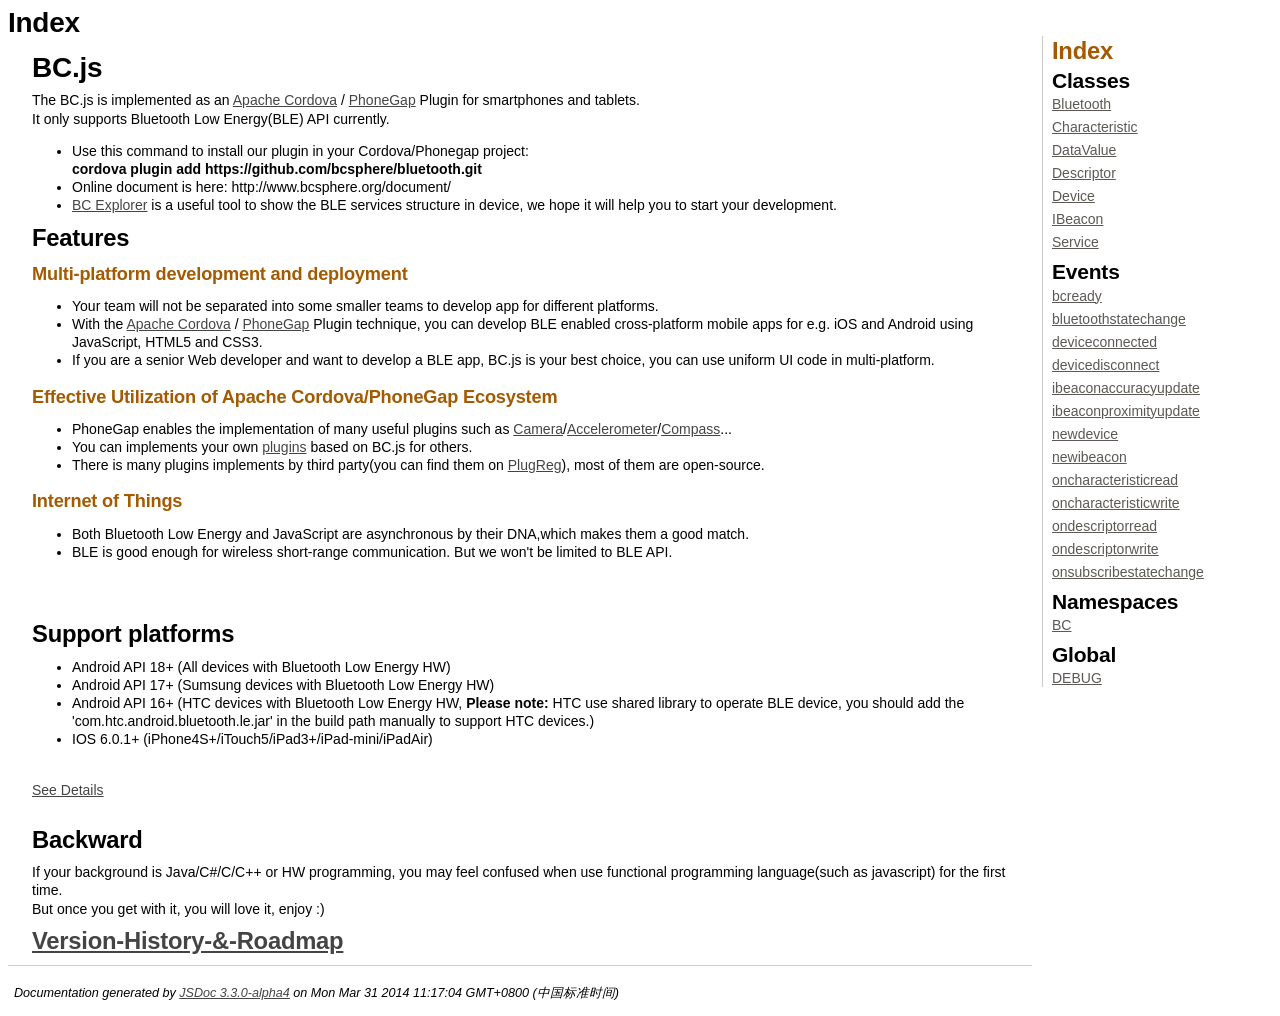
<file: plugins/org.bcsphere.bluetooth/docs/index.html>
<!DOCTYPE html>
<html lang="en">
<head>
    <meta charset="utf-8">
    <title>JSDoc: Index</title>
    
    <script src="scripts/prettify/prettify.js"> </script>
    <script src="scripts/prettify/lang-css.js"> </script>
    <!--[if lt IE 9]>
      <script src="//html5shiv.googlecode.com/svn/trunk/html5.js"></script>
    <![endif]-->
    <link type="text/css" rel="stylesheet" href="styles/prettify-tomorrow.css">
    <link type="text/css" rel="stylesheet" href="styles/jsdoc-default.css">
</head>

<body>

<div id="main">
    
    <h1 class="page-title">Index</h1>
    
    


    


    <h3> </h3>









    




    <section>
        <article><h1 id="bc-js">BC.js</h1>
<p>The BC.js is implemented as an <a href="http://cordova.apache.org">Apache Cordova</a> / <a href="http://phonegap.com">PhoneGap</a> Plugin for smartphones and tablets.
</br>It only supports Bluetooth Low Energy(BLE) API currently.</p>
<ul>
<li>Use this command to install our plugin in your Cordova/Phonegap project: <br/>
<b>cordova plugin add https://github.com/bcsphere/bluetooth.git </b> <br/></li>
<li>Online document is here: http://www.bcsphere.org/document/ <br/></li>
<li><a href="https://github.com/bcsphere/bcexplorer">BC Explorer</a> is a useful tool to show the BLE services structure in device, we hope it will help you to start your development.</li>
</ul>
<h2 id="features">Features</h2>
<h4 id="multi-platform-development-and-deployment">Multi-platform development and deployment</h4>
<ul>
<li>Your team will not be separated into some smaller teams to develop app for different platforms.</li>
<li>With the <a href="http://cordova.apache.org">Apache Cordova</a> / <a href="http://phonegap.com">PhoneGap</a> Plugin technique,
you can develop BLE enabled cross-platform mobile apps for e.g. iOS and Android using JavaScript, HTML5 and CSS3.</li>
<li>If you are a senior Web developer and want to develop a BLE app, BC.js is your best choice, you can use uniform UI code in multi-platform.</li>
</ul>
<h4 id="effective-utilization-of-apache-cordova-phonegap-ecosystem">Effective Utilization of Apache Cordova/PhoneGap Ecosystem</h4>
<ul>
<li>PhoneGap enables the implementation of many useful plugins such as  <a href="http://docs.phonegap.com/en/edge/cordova_camera_camera.md.html#Camera">Camera</a>/<a href="http://docs.phonegap.com/en/edge/cordova_accelerometer_accelerometer.md.html#Accelerometer">Accelerometer</a>/<a href="http://docs.phonegap.com/en/edge/cordova_compass_compass.md.html#Compass">Compass</a>...</li>
<li>You can implements your own <a href="http://docs.phonegap.com/en/3.3.0/guide_hybrid_plugins_index.md.html#Plugin%20Development%20Guide">plugins</a> based on BC.js for others.</li>
<li>There is many plugins implements by third party(you can find them on <a href="http://plugreg.com/">PlugReg</a>), most of them are open-source.</li>
</ul>
<h4 id="internet-of-things">Internet of Things</h4>
<ul>
<li>Both Bluetooth Low Energy and JavaScript are asynchronous by their DNA,which makes them a good match. </li>
<li>BLE is good enough for wireless short-range communication. But we won't be limited to BLE API.</li>
</ul>
<p></br></br></p>
<h2 id="support-platforms">Support platforms</h2>
<ul>
<li>Android API 18+ (All devices with Bluetooth Low Energy HW)</li>
<li>Android API 17+ (Sumsung devices with Bluetooth Low Energy HW)</li>
<li>Android API 16+ (HTC devices with Bluetooth Low Energy HW, <b>Please note:</b> HTC use shared library to operate BLE device, you should add the 'com.htc.android.bluetooth.le.jar' in the build path manually to support HTC devices.)</li>
<li>IOS 6.0.1+  (iPhone4S+/iTouch5/iPad3+/iPad-mini/iPadAir)</li>
</ul>
<p></br><a href="http://www.bcsphere.org/document/supportplatforms.html">See Details</a>
</br></br></p>
<h2 id="backward">Backward</h2>
<p>If your background is Java/C#/C/C++ or HW programming, you may feel confused when use functional programming language(such as javascript) for the first time.
</br>But once you get with it, you will love it, enjoy :)</p>
<h2 id="-version-history-roadmap-https-github-com-bcsphere-bluetooth-wiki-version-history-roadmap-"><a href="https://github.com/bcsphere/bluetooth/wiki/Version-History-&amp;-Roadmap">Version-History-&amp;-Roadmap</a></h2></article>
    </section>






</div>

<nav>
    <h2><a href="index.html">Index</a></h2><h3>Classes</h3><ul><li><a href="Bluetooth.html">Bluetooth</a></li><li><a href="Characteristic.html">Characteristic</a></li><li><a href="DataValue.html">DataValue</a></li><li><a href="Descriptor.html">Descriptor</a></li><li><a href="Device.html">Device</a></li><li><a href="IBeacon.html">IBeacon</a></li><li><a href="Service.html">Service</a></li></ul><h3>Events</h3><ul><li><a href="global.html#event:bcready">bcready</a></li><li><a href="global.html#event:bluetoothstatechange">bluetoothstatechange</a></li><li><a href="global.html#event:deviceconnected">deviceconnected</a></li><li><a href="global.html#event:devicedisconnect">devicedisconnect</a></li><li><a href="global.html#event:ibeaconaccuracyupdate">ibeaconaccuracyupdate</a></li><li><a href="global.html#event:ibeaconproximityupdate">ibeaconproximityupdate</a></li><li><a href="global.html#event:newdevice">newdevice</a></li><li><a href="global.html#event:newibeacon">newibeacon</a></li><li><a href="global.html#event:oncharacteristicread">oncharacteristicread</a></li><li><a href="global.html#event:oncharacteristicwrite">oncharacteristicwrite</a></li><li><a href="global.html#event:ondescriptorread">ondescriptorread</a></li><li><a href="global.html#event:ondescriptorwrite">ondescriptorwrite</a></li><li><a href="global.html#event:onsubscribestatechange">onsubscribestatechange</a></li></ul><h3>Namespaces</h3><ul><li><a href="BC.html">BC</a></li></ul><h3>Global</h3><ul><li><a href="global.html#DEBUG">DEBUG</a></li></ul>
</nav>

<br clear="both">

<footer>
    Documentation generated by <a href="https://github.com/jsdoc3/jsdoc">JSDoc 3.3.0-alpha4</a> on Mon Mar 31 2014 11:17:04 GMT+0800 (中国标准时间)
</footer>

<script> prettyPrint(); </script>
<script src="scripts/linenumber.js"> </script>
</body>
</html>
</file>
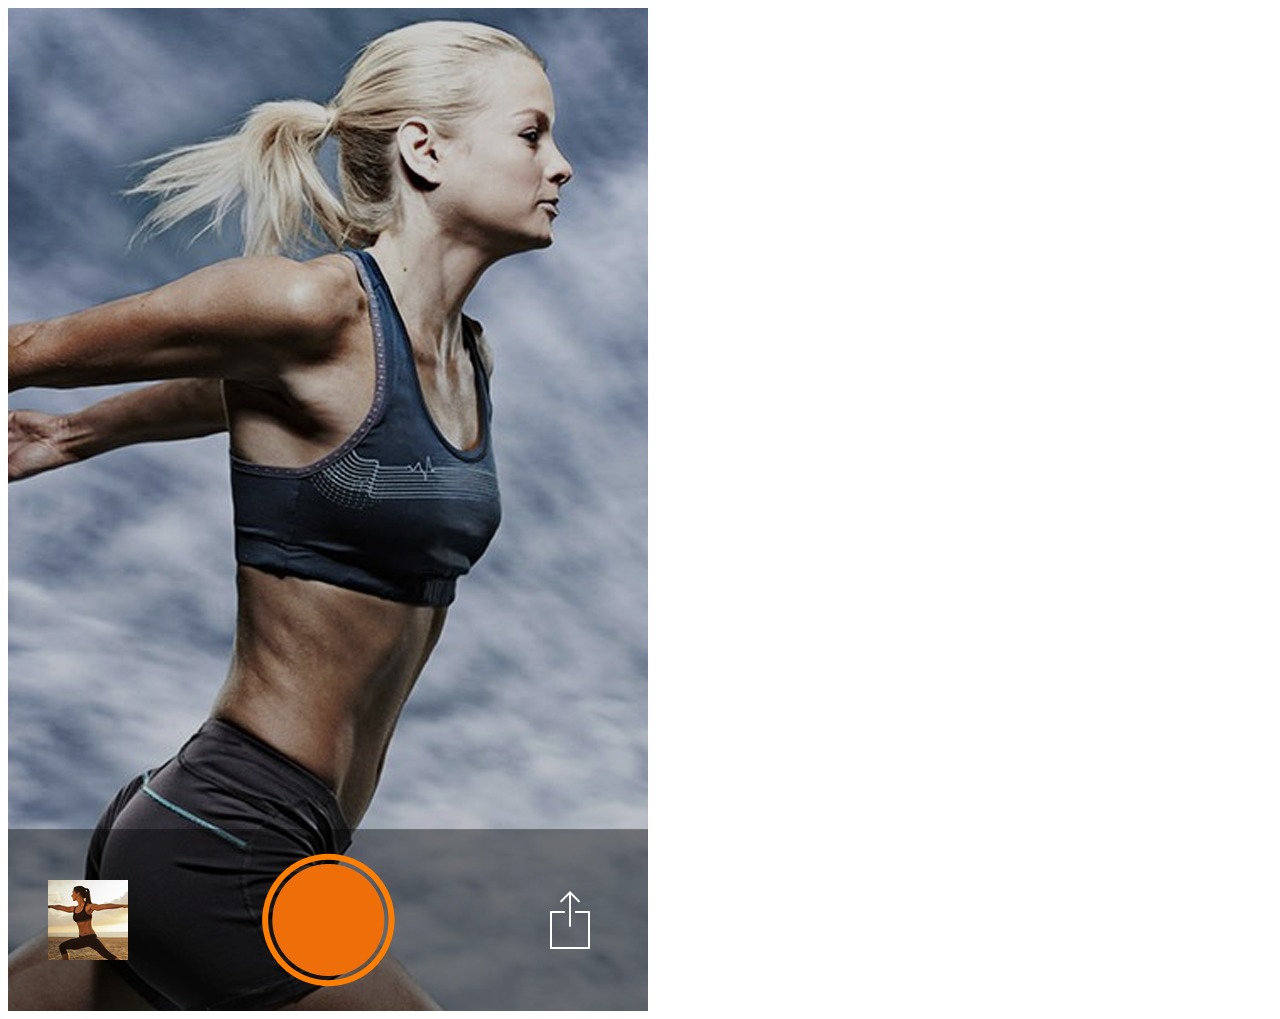
<file: www/picture.html>
<!DOCTYPE html>
<html>
	<body>

	
		<style type="text/css">
			
			img{
				display:block;
			}
			
		</style>
			<div >
				<img src="img/pic.png" class="img-responsive"/>
			</div>
	</body>
</html>
</file>
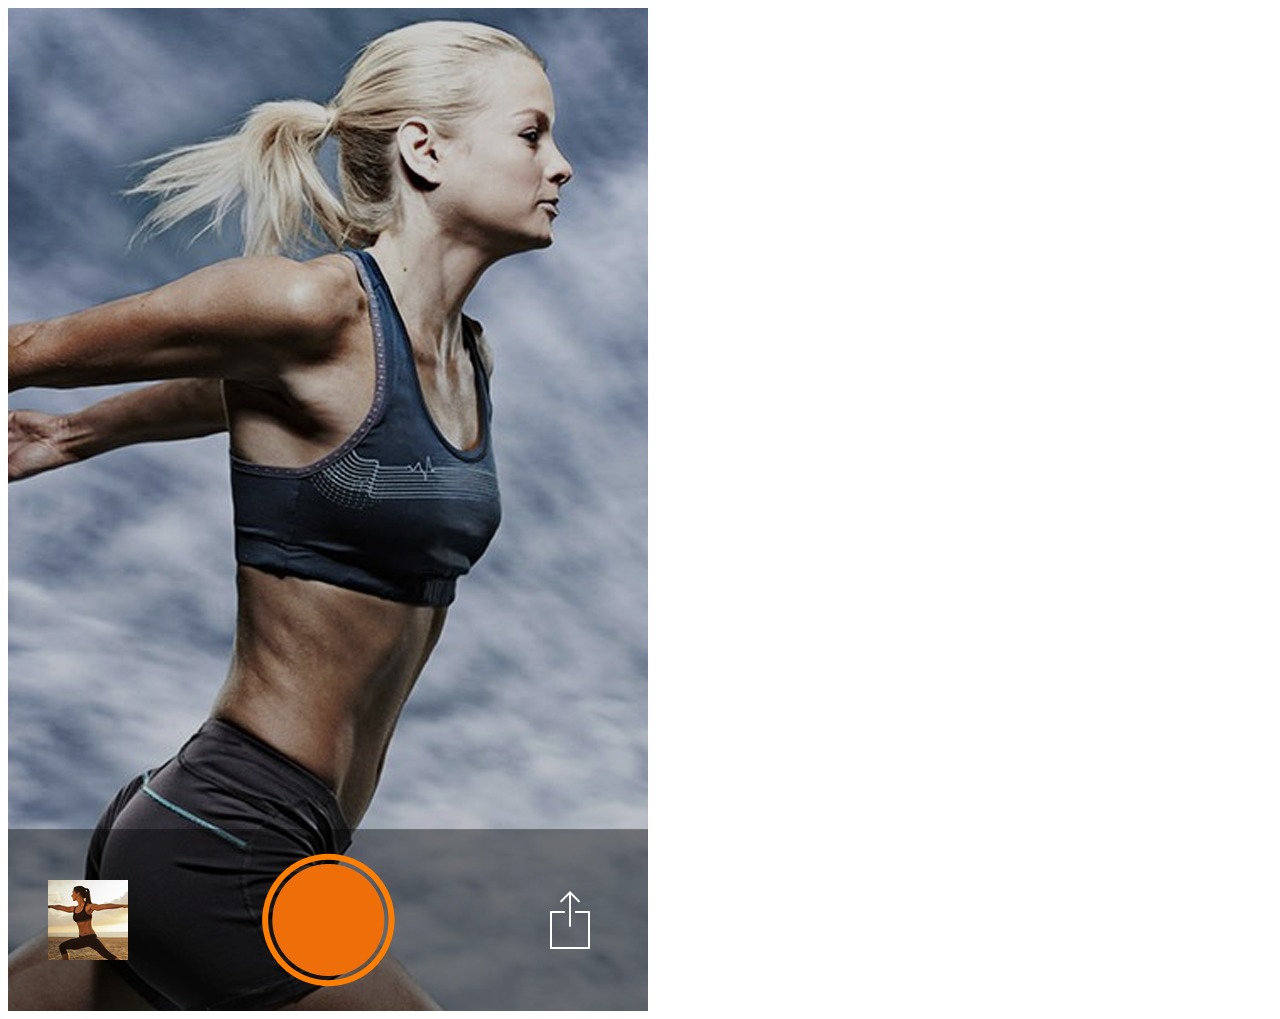
<file: platforms/ios/www/picture.html>
<!DOCTYPE html>
<html>
	<body>

	
		<style type="text/css">
			
			img{
				display:block;
			}
			
		</style>
			<div >
				<img style="widthP:100%;" src="img/pic.png" class="img-responsive"/>
			</div>
	</body>
</html>
</file>
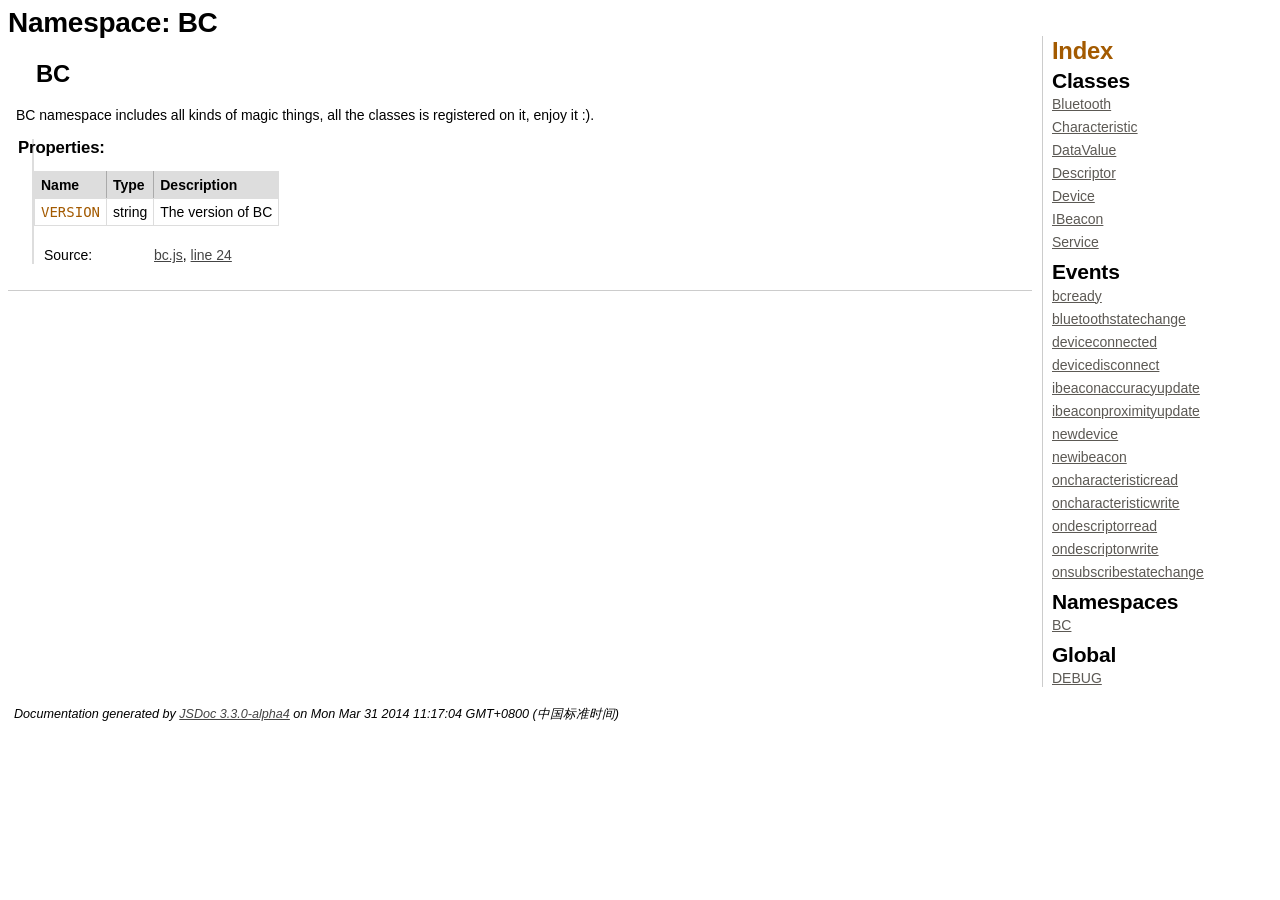
<file: plugins/org.bcsphere.bluetooth/docs/BC.html>
<!DOCTYPE html>
<html lang="en">
<head>
    <meta charset="utf-8">
    <title>JSDoc: Namespace: BC</title>
    
    <script src="scripts/prettify/prettify.js"> </script>
    <script src="scripts/prettify/lang-css.js"> </script>
    <!--[if lt IE 9]>
      <script src="//html5shiv.googlecode.com/svn/trunk/html5.js"></script>
    <![endif]-->
    <link type="text/css" rel="stylesheet" href="styles/prettify-tomorrow.css">
    <link type="text/css" rel="stylesheet" href="styles/jsdoc-default.css">
</head>

<body>

<div id="main">
    
    <h1 class="page-title">Namespace: BC</h1>
    
    



<section>
    
<header>
    <h2>
    BC
    </h2>
    
</header>  

<article>
    <div class="container-overview">
    
    
    
        
            <div class="description">BC namespace includes all kinds of magic things, all the classes is registered on it, enjoy it :).</div>
        
        
        
<dl class="details">
    
        
        <h5 class="subsection-title">Properties:</h5>
        
        <dl>

<table class="props">
    <thead>
	<tr>
		
		<th>Name</th>
		
		
		<th>Type</th>
		
		
		
		
		
		<th class="last">Description</th>
	</tr>
	</thead>
	
	<tbody>
	
	
        <tr>
            
                <td class="name"><code>VERSION</code></td>
            
            
            <td class="type">
            
                
<span class="param-type">string</span>


            
            </td>
            
            
            
            
            
            <td class="description last">The version of BC</td>
        </tr>
	
	
	</tbody>
</table></dl>
        
    
        
    
    
    

    
    
    
    
    
    
    
    
    
    
    
    
    
    <dt class="tag-source">Source:</dt>
    <dd class="tag-source"><ul class="dummy"><li>
        <a href="bc.js.html">bc.js</a>, <a href="bc.js.html#line24">line 24</a>
    </li></ul></dd>
    
    
    
    
    
    
    
</dl>

        
        
    
    </div>
    
    
    
    
    
    
    
    
    
    
    
    
    
    
    
    
    
    
</article>

</section>  




</div>

<nav>
    <h2><a href="index.html">Index</a></h2><h3>Classes</h3><ul><li><a href="Bluetooth.html">Bluetooth</a></li><li><a href="Characteristic.html">Characteristic</a></li><li><a href="DataValue.html">DataValue</a></li><li><a href="Descriptor.html">Descriptor</a></li><li><a href="Device.html">Device</a></li><li><a href="IBeacon.html">IBeacon</a></li><li><a href="Service.html">Service</a></li></ul><h3>Events</h3><ul><li><a href="global.html#event:bcready">bcready</a></li><li><a href="global.html#event:bluetoothstatechange">bluetoothstatechange</a></li><li><a href="global.html#event:deviceconnected">deviceconnected</a></li><li><a href="global.html#event:devicedisconnect">devicedisconnect</a></li><li><a href="global.html#event:ibeaconaccuracyupdate">ibeaconaccuracyupdate</a></li><li><a href="global.html#event:ibeaconproximityupdate">ibeaconproximityupdate</a></li><li><a href="global.html#event:newdevice">newdevice</a></li><li><a href="global.html#event:newibeacon">newibeacon</a></li><li><a href="global.html#event:oncharacteristicread">oncharacteristicread</a></li><li><a href="global.html#event:oncharacteristicwrite">oncharacteristicwrite</a></li><li><a href="global.html#event:ondescriptorread">ondescriptorread</a></li><li><a href="global.html#event:ondescriptorwrite">ondescriptorwrite</a></li><li><a href="global.html#event:onsubscribestatechange">onsubscribestatechange</a></li></ul><h3>Namespaces</h3><ul><li><a href="BC.html">BC</a></li></ul><h3>Global</h3><ul><li><a href="global.html#DEBUG">DEBUG</a></li></ul>
</nav>

<br clear="both">

<footer>
    Documentation generated by <a href="https://github.com/jsdoc3/jsdoc">JSDoc 3.3.0-alpha4</a> on Mon Mar 31 2014 11:17:04 GMT+0800 (中国标准时间)
</footer>

<script> prettyPrint(); </script>
<script src="scripts/linenumber.js"> </script>
</body>
</html>
</file>
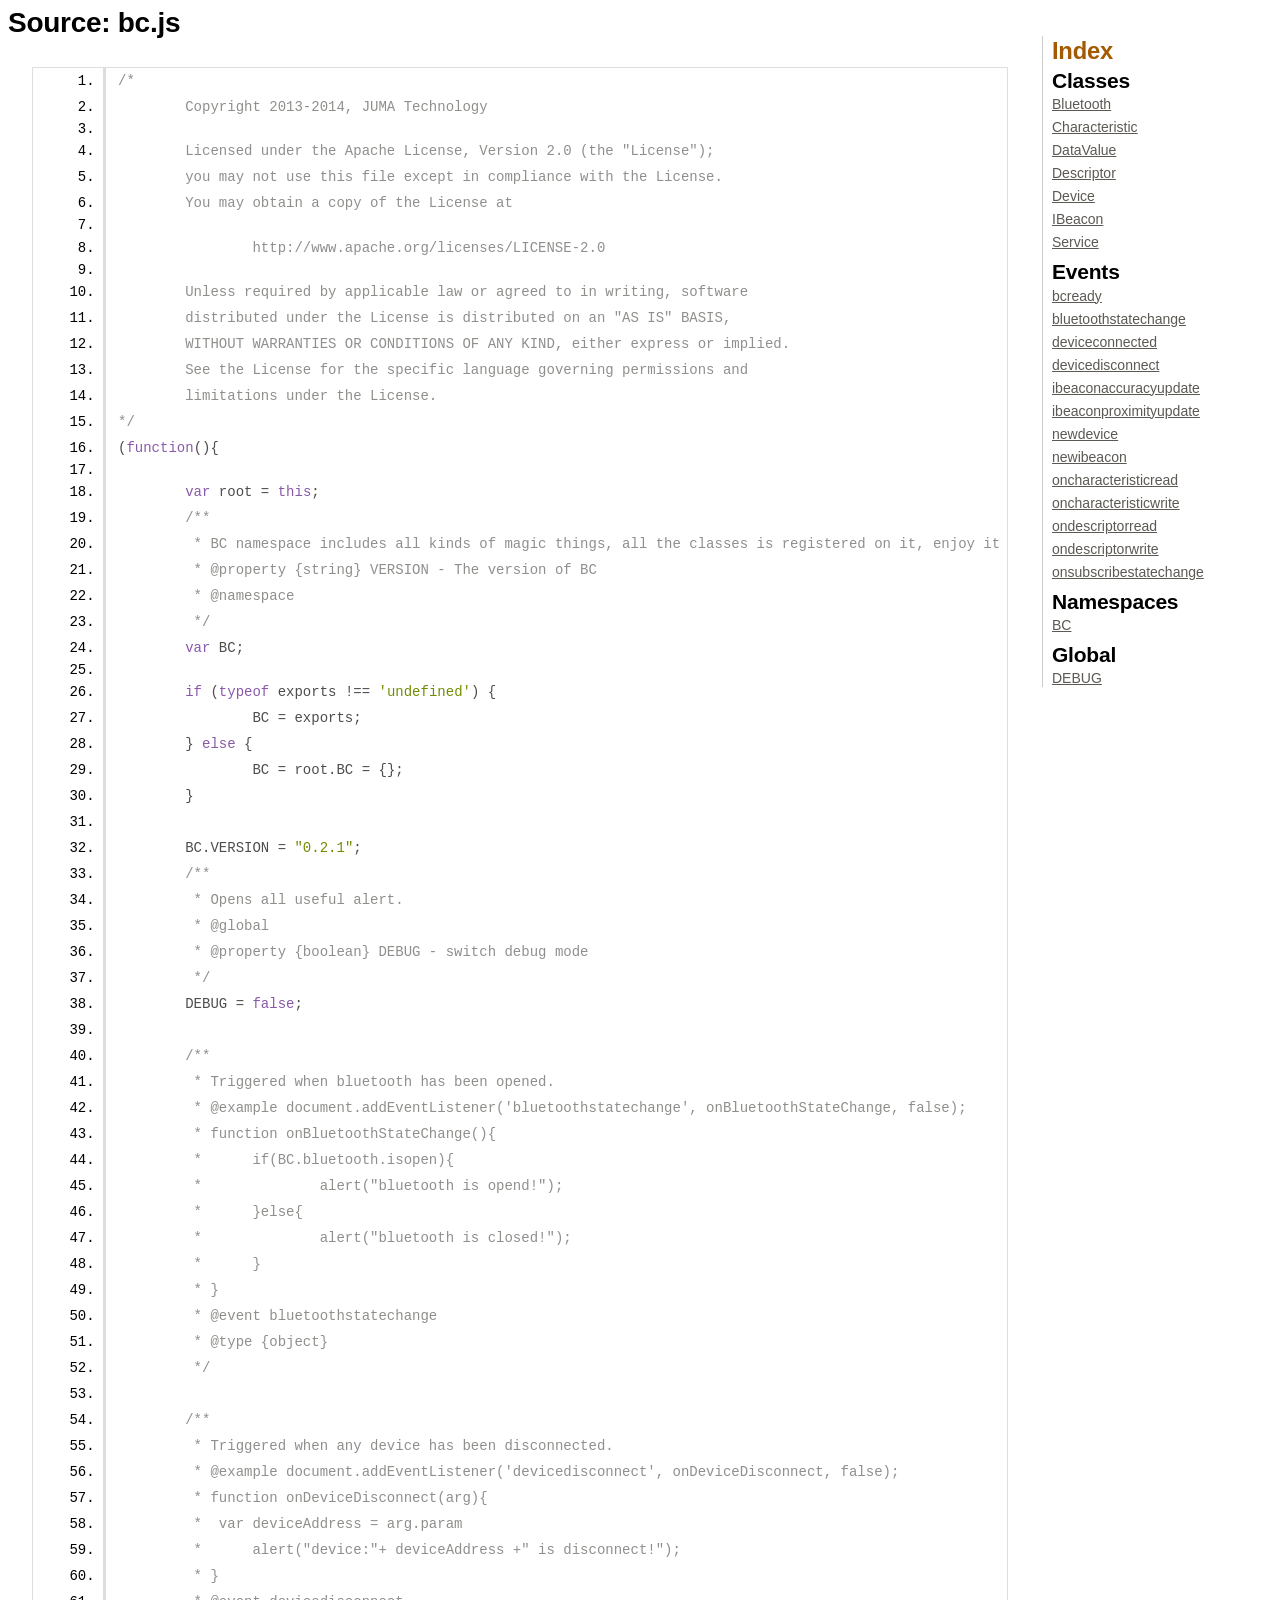
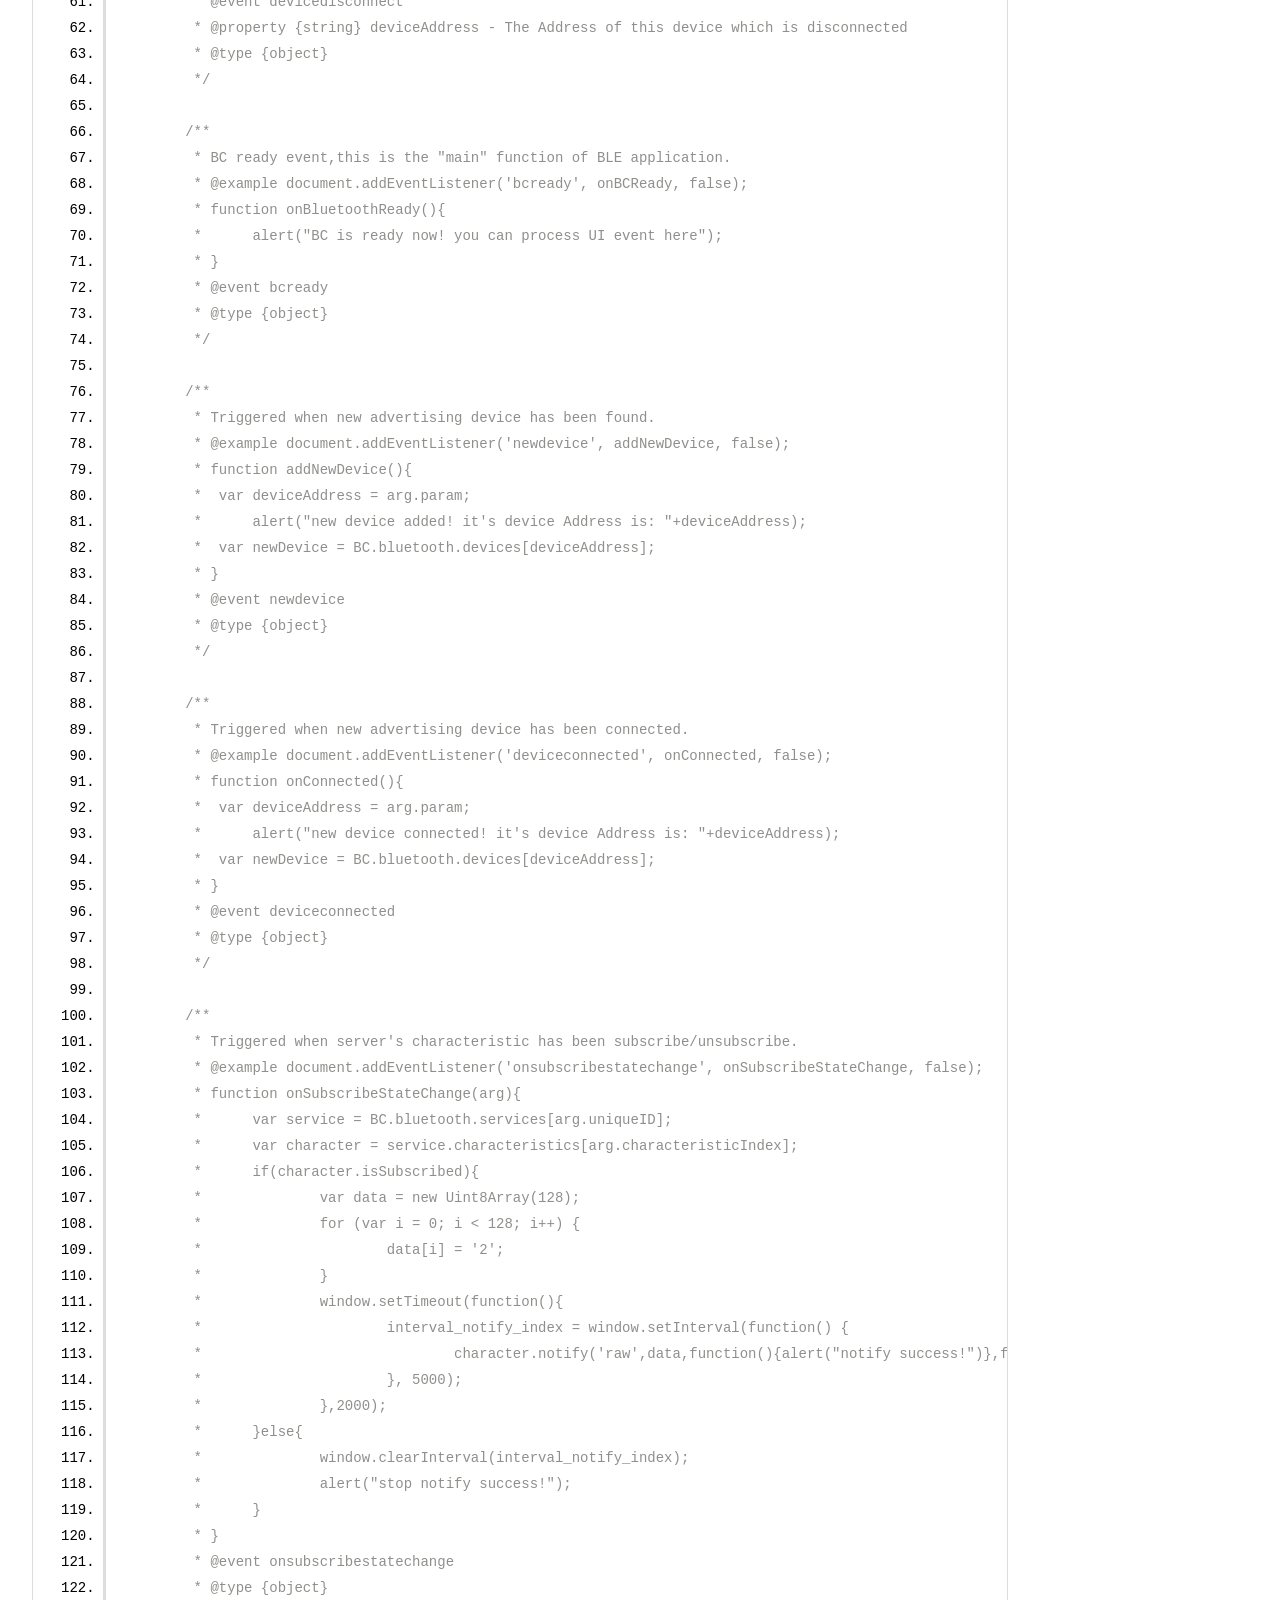
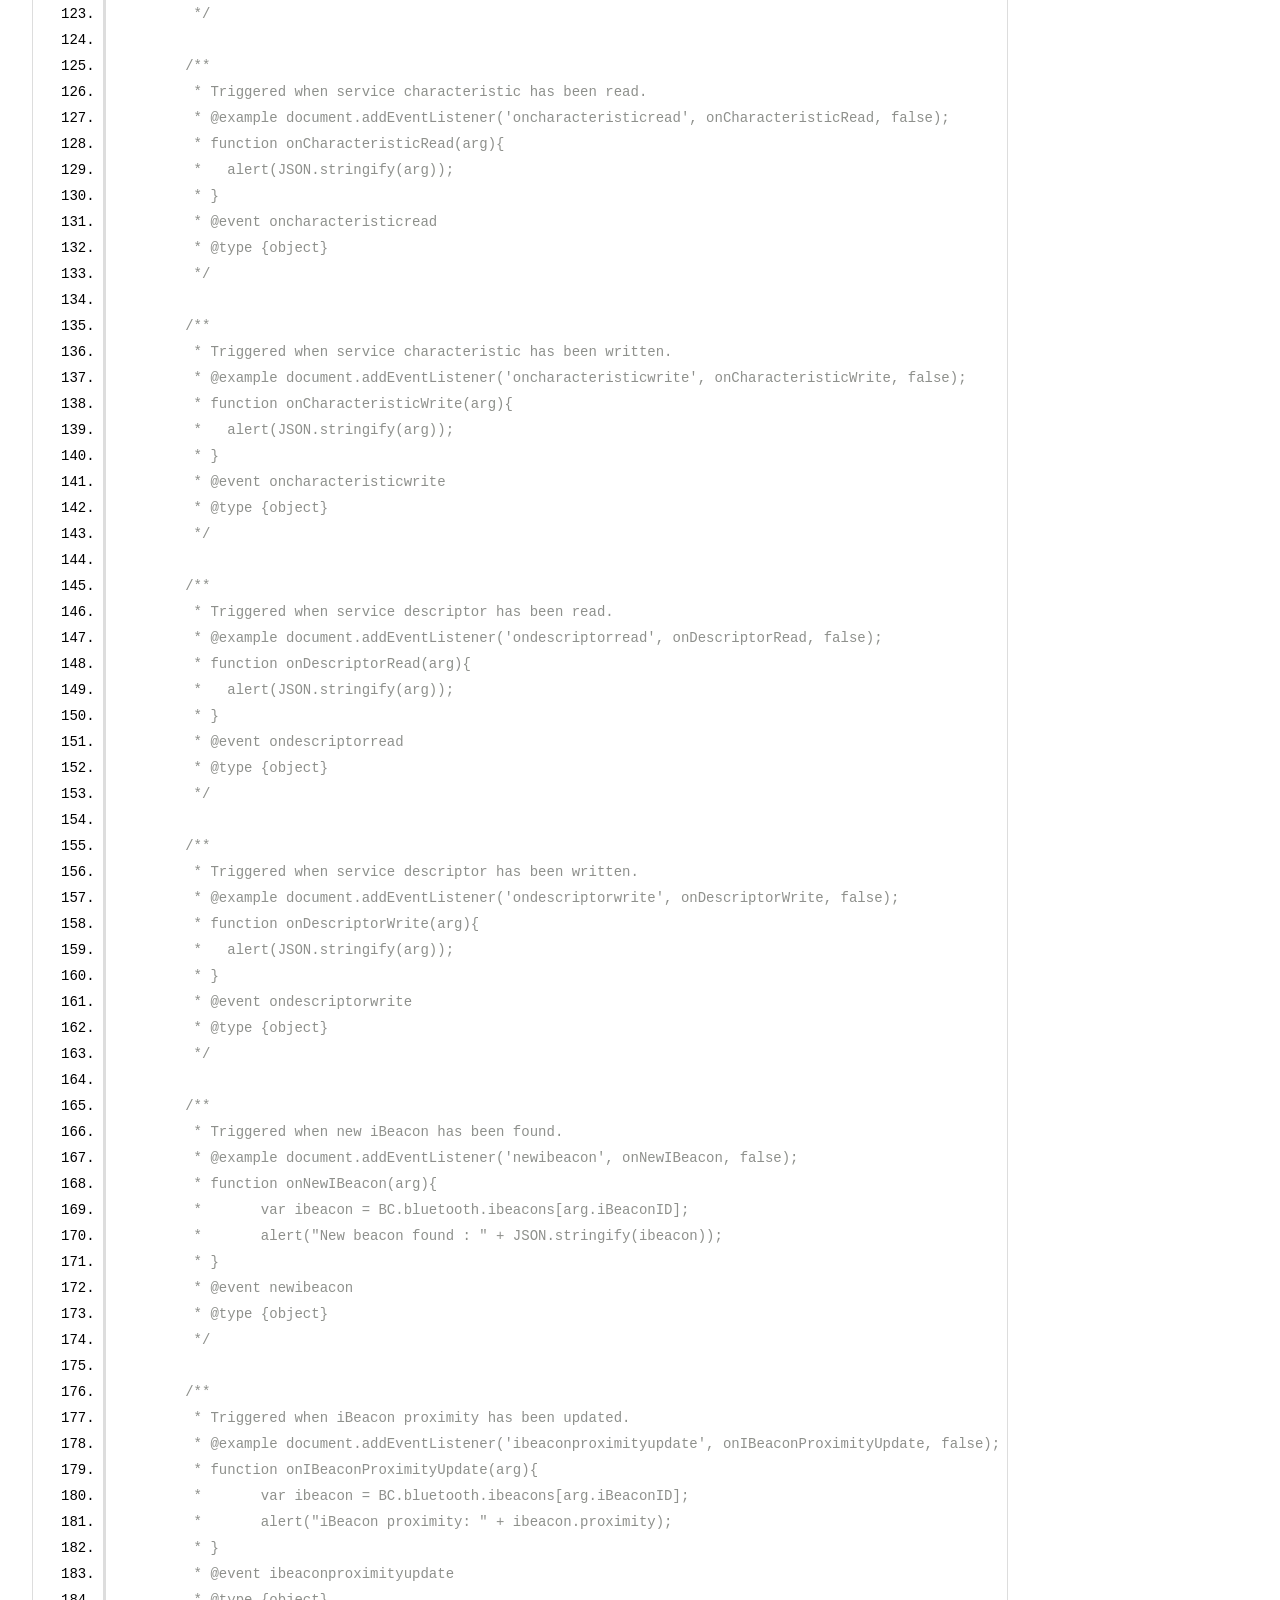
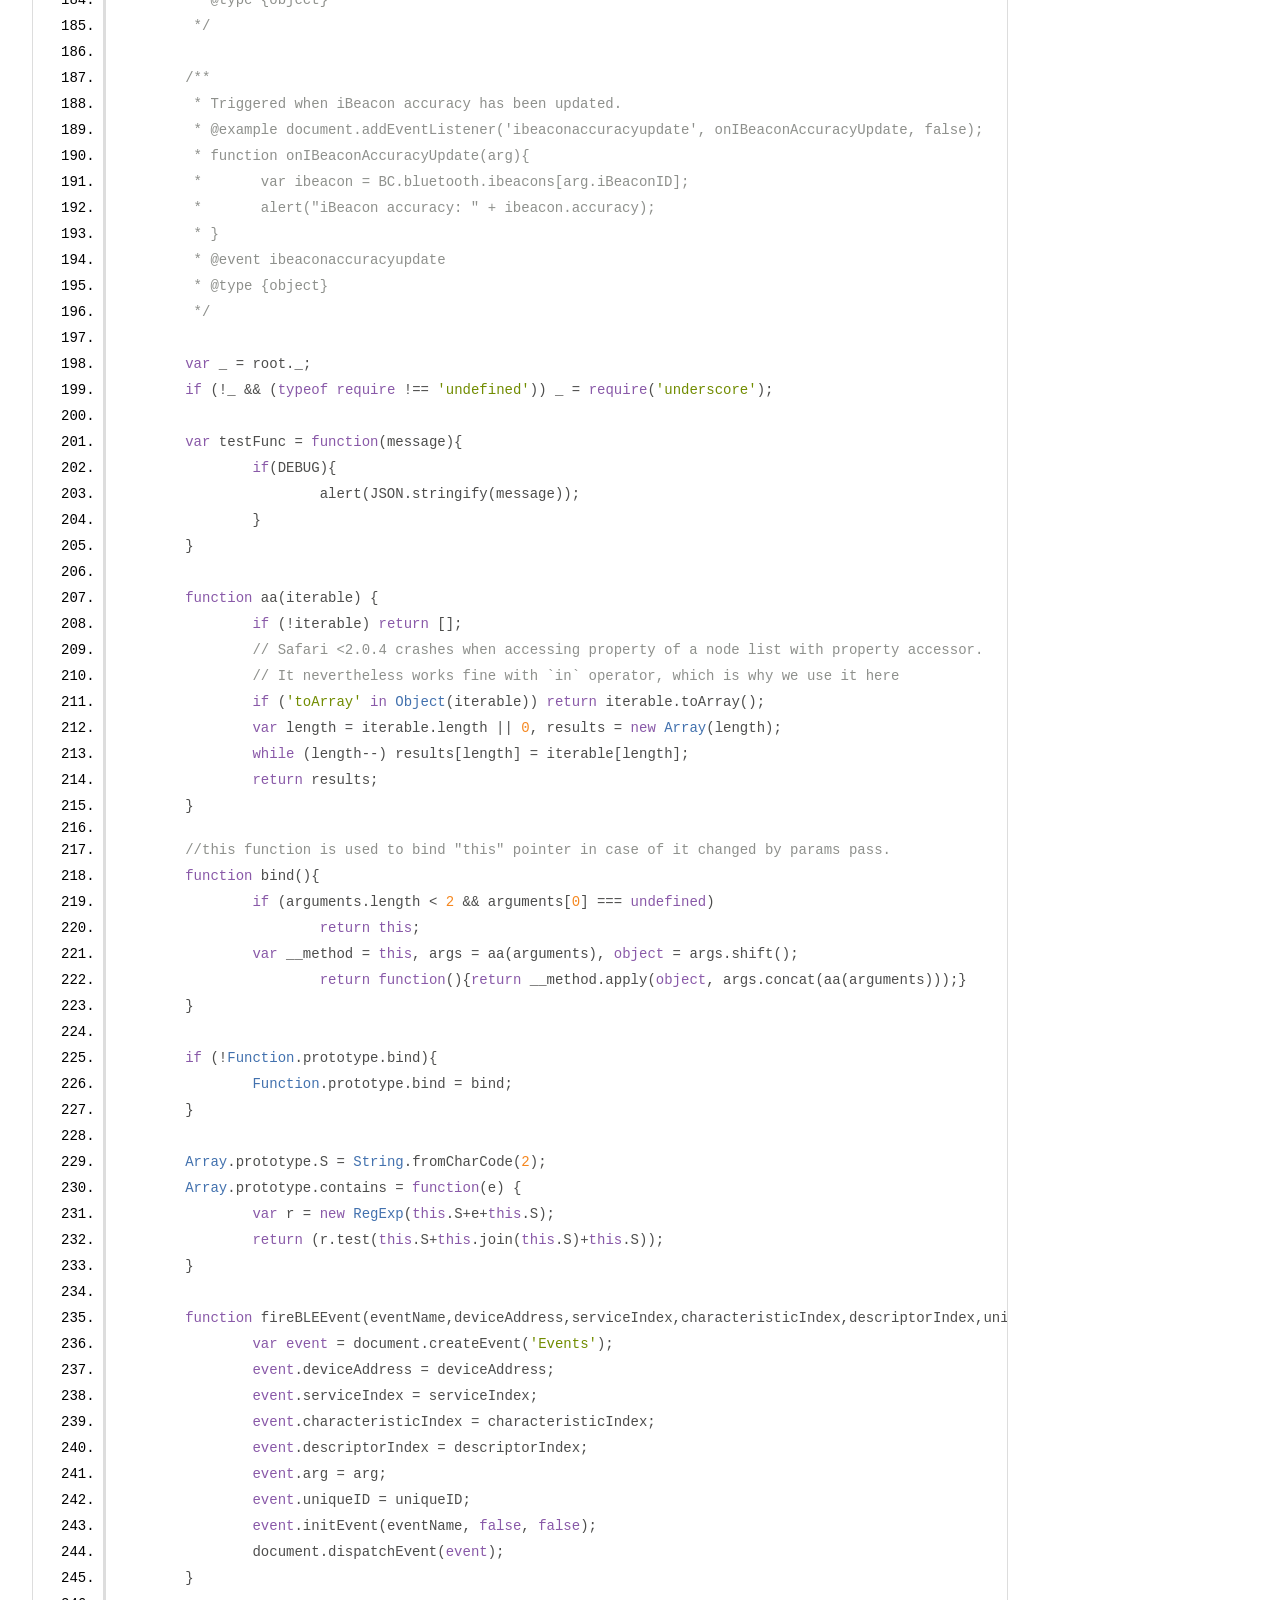
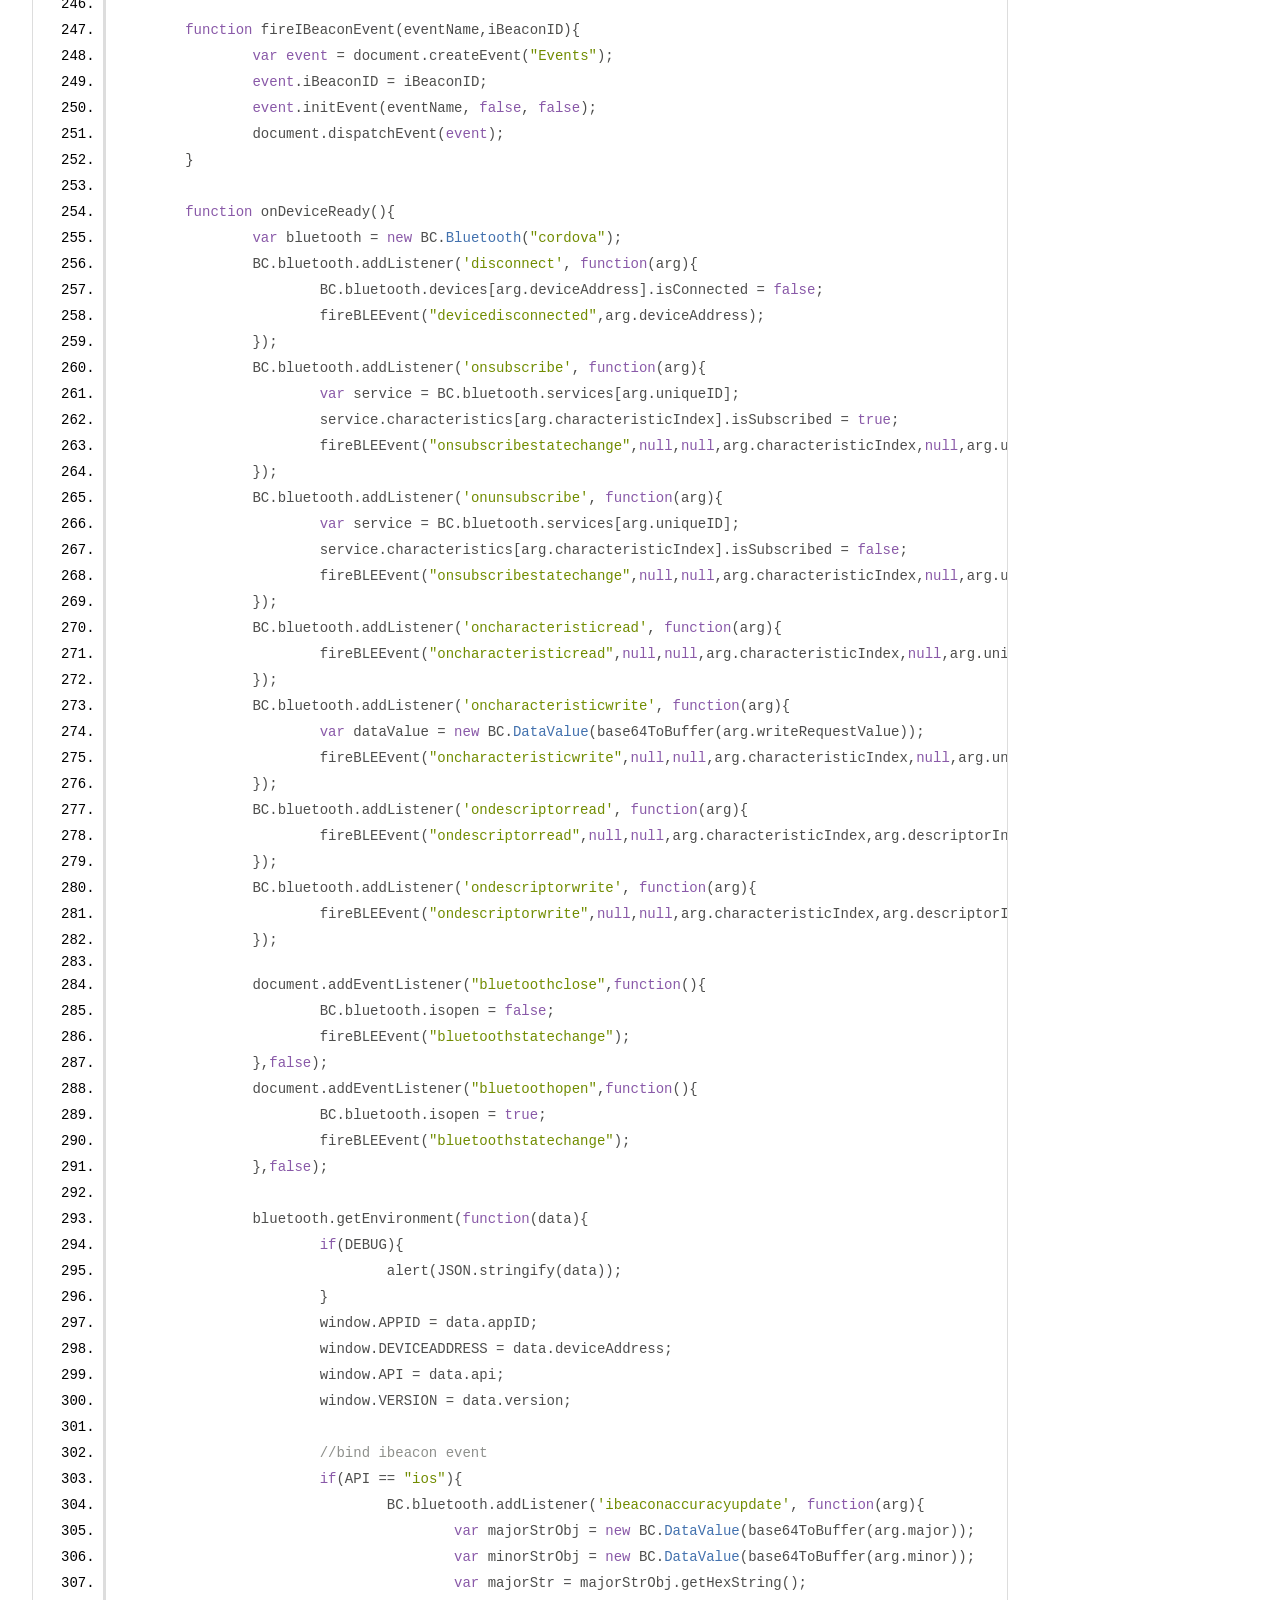
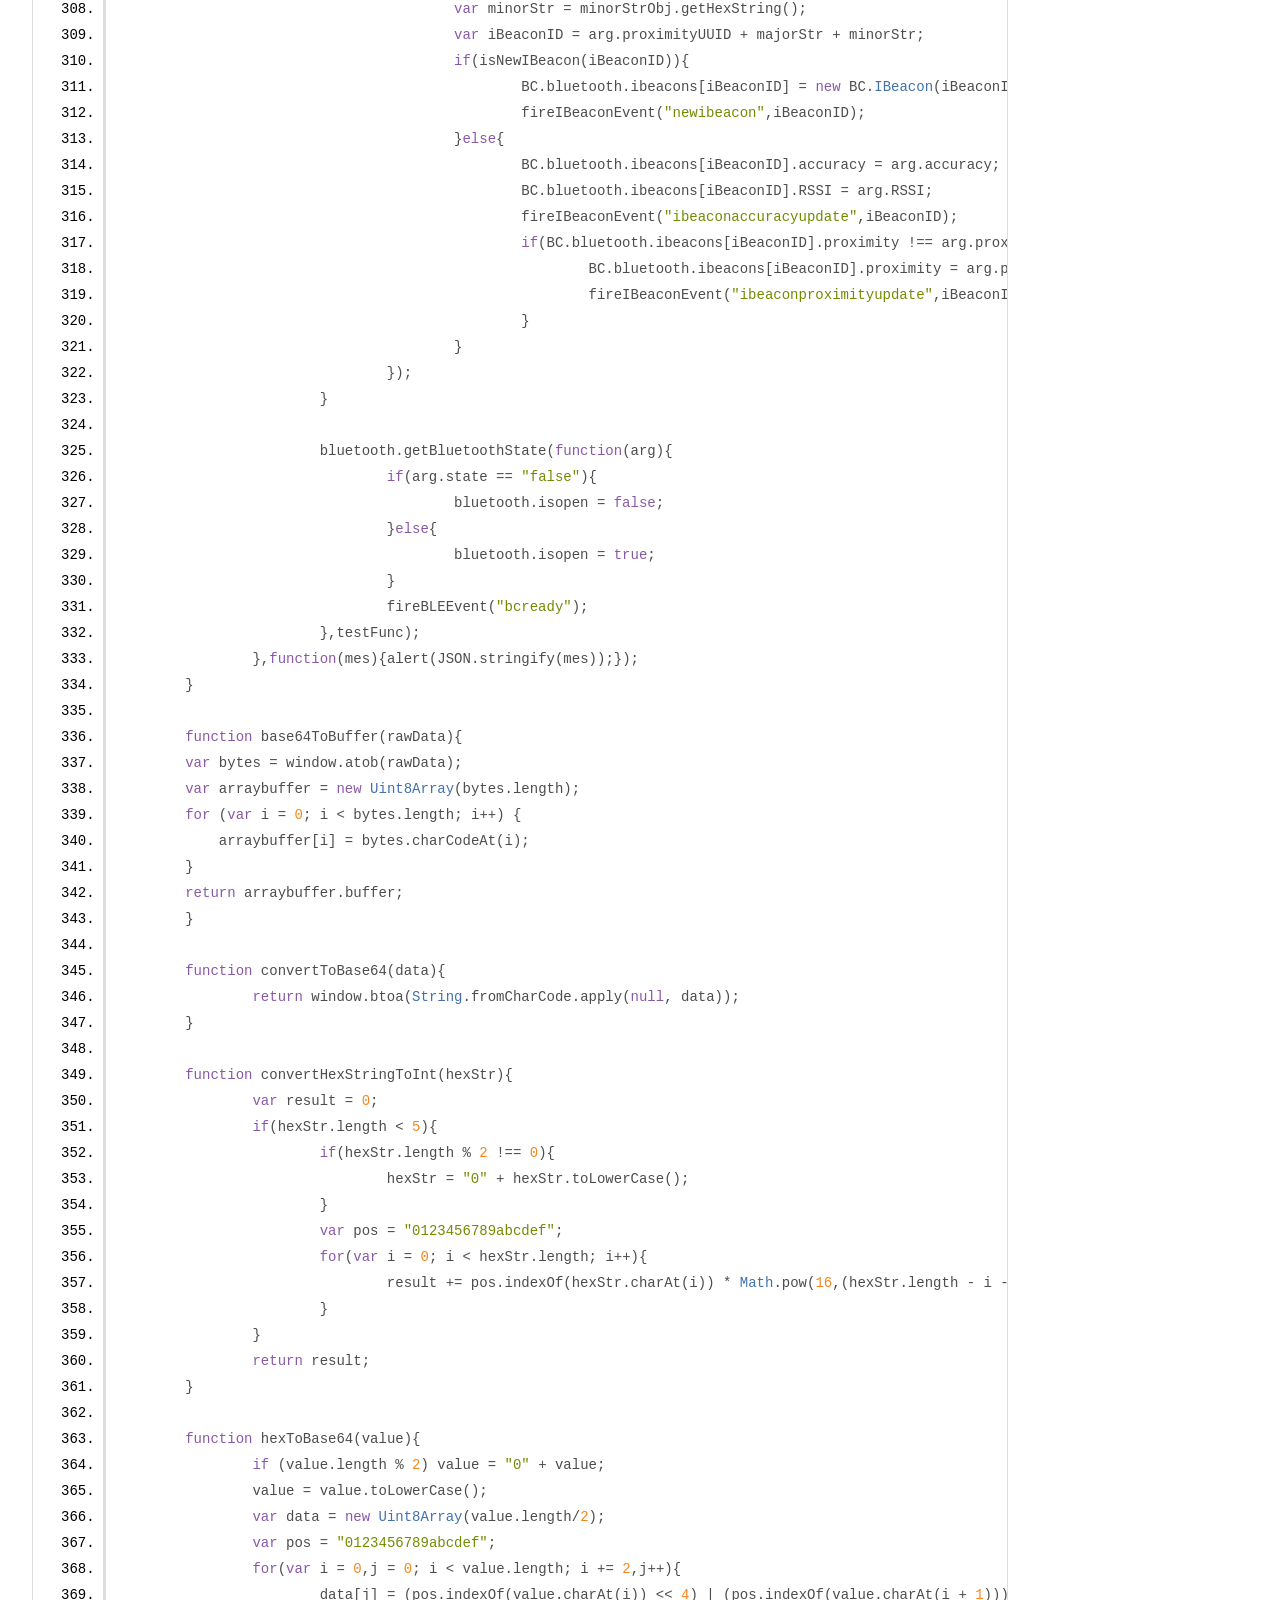
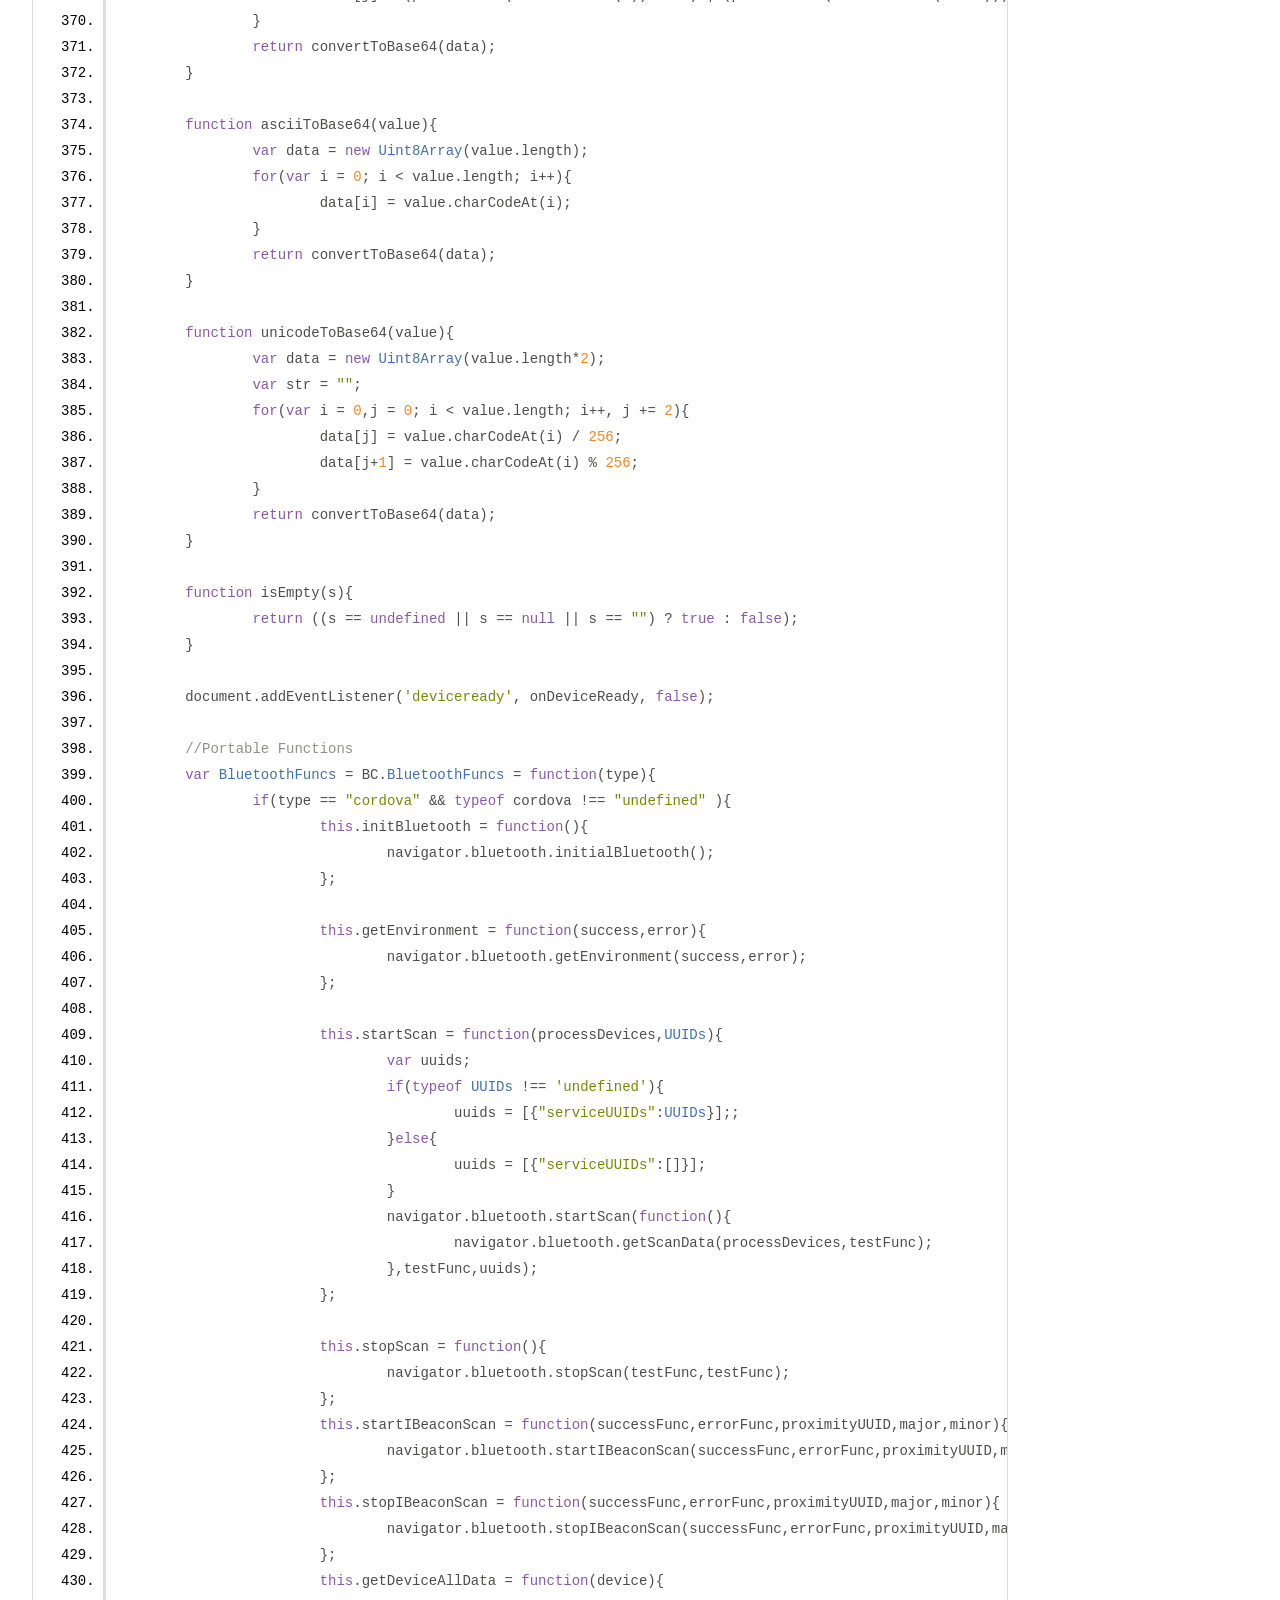
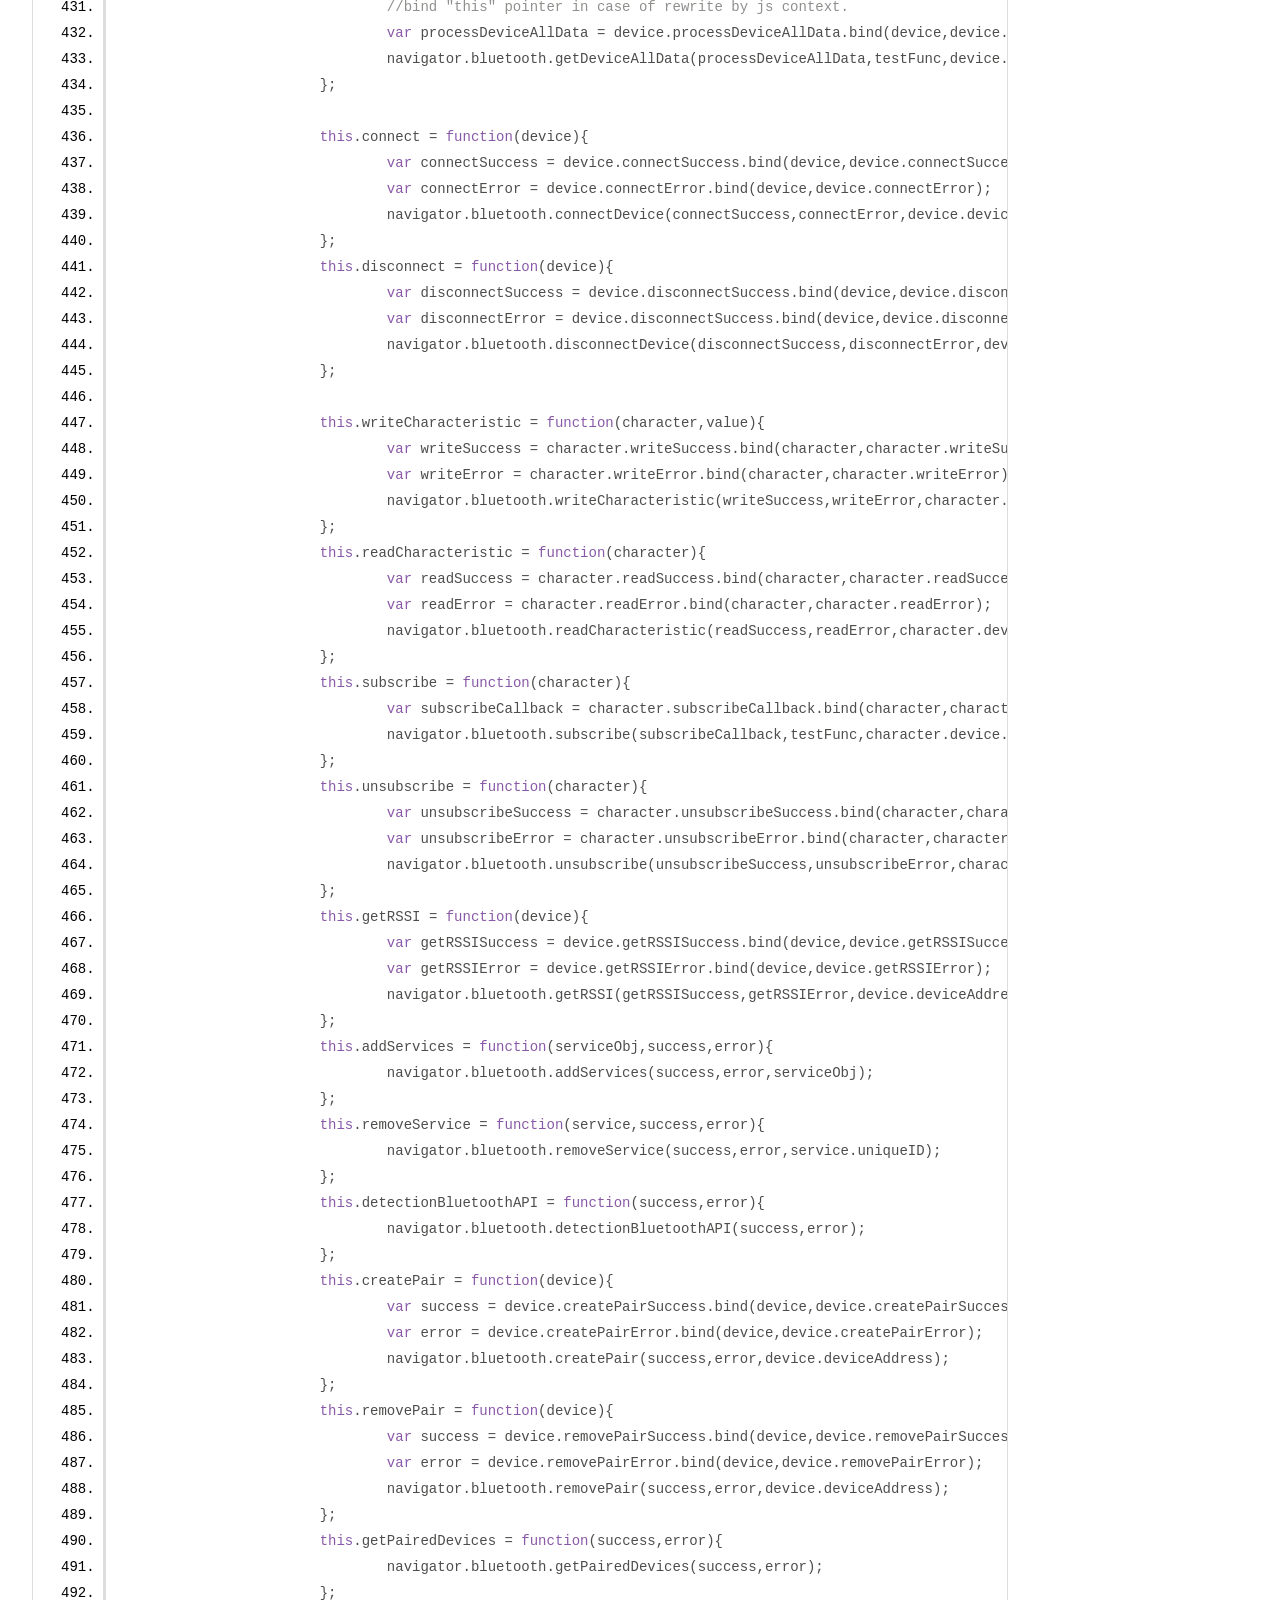
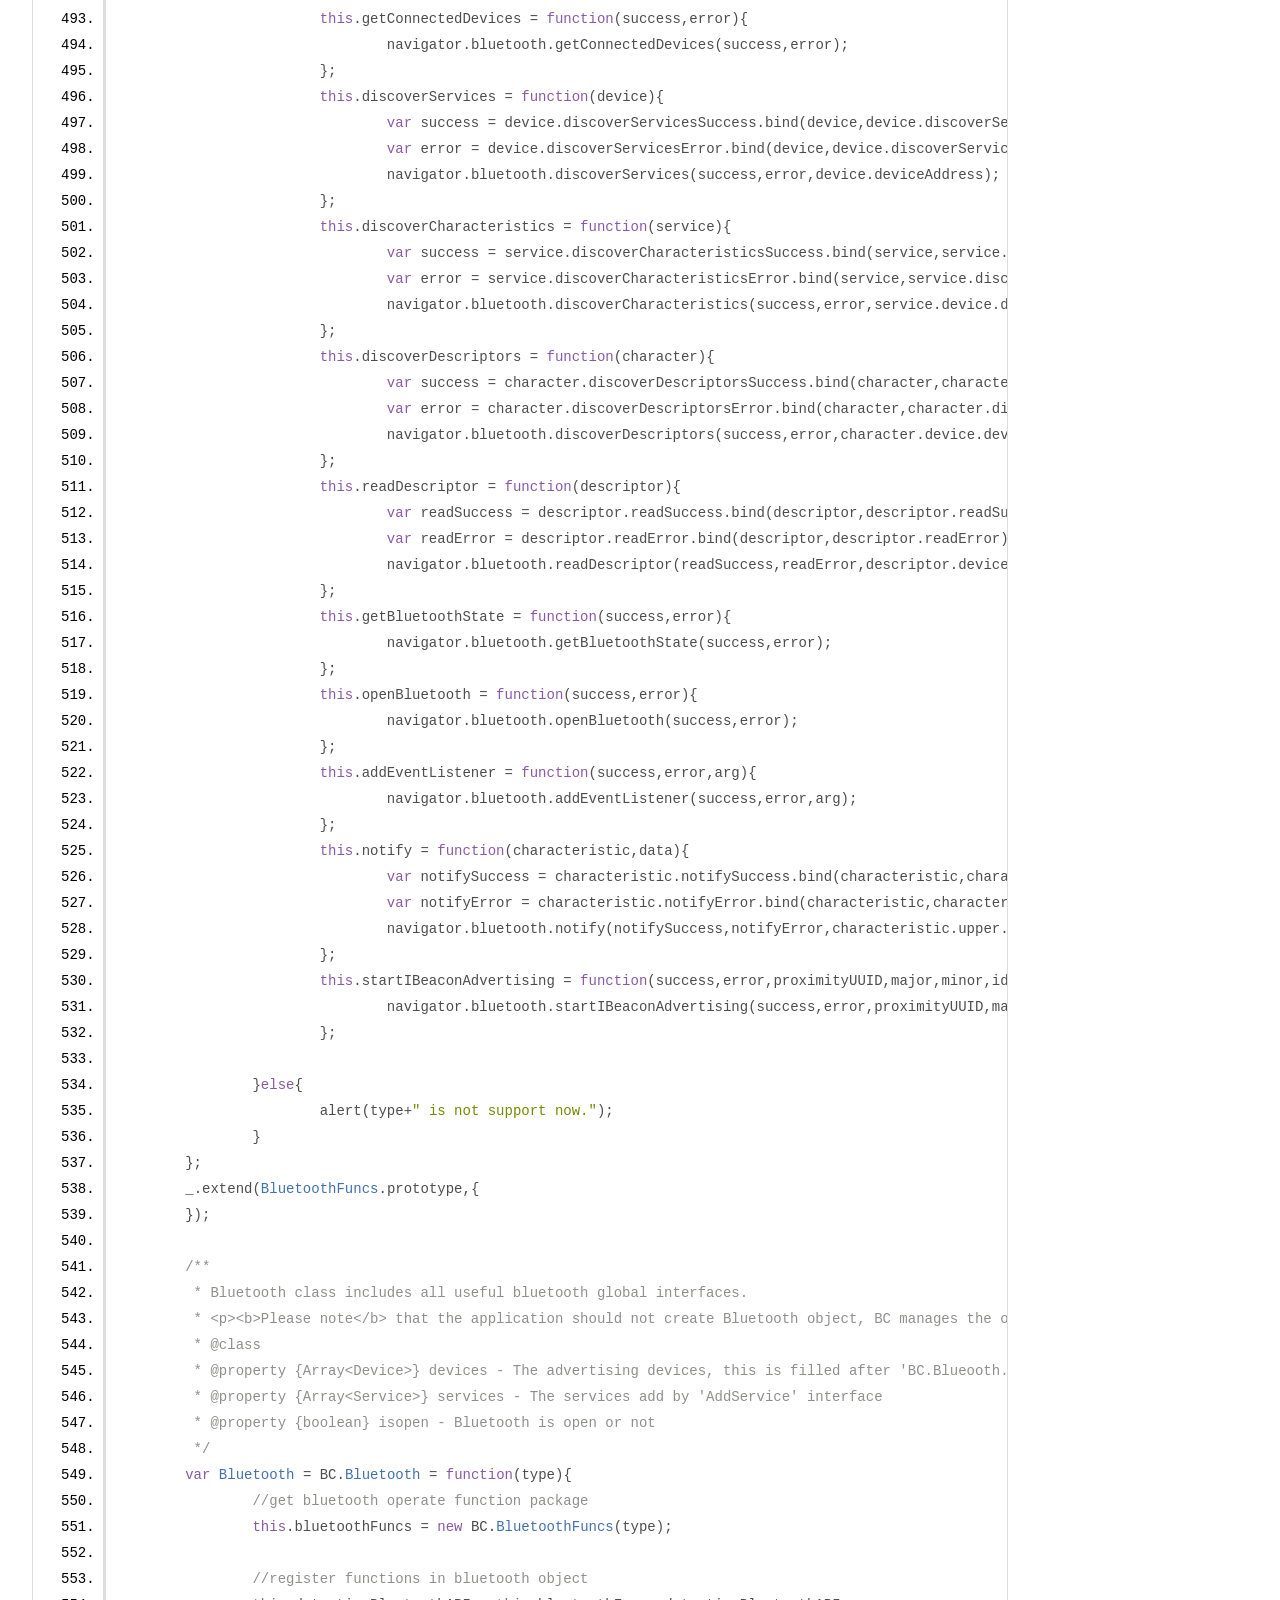
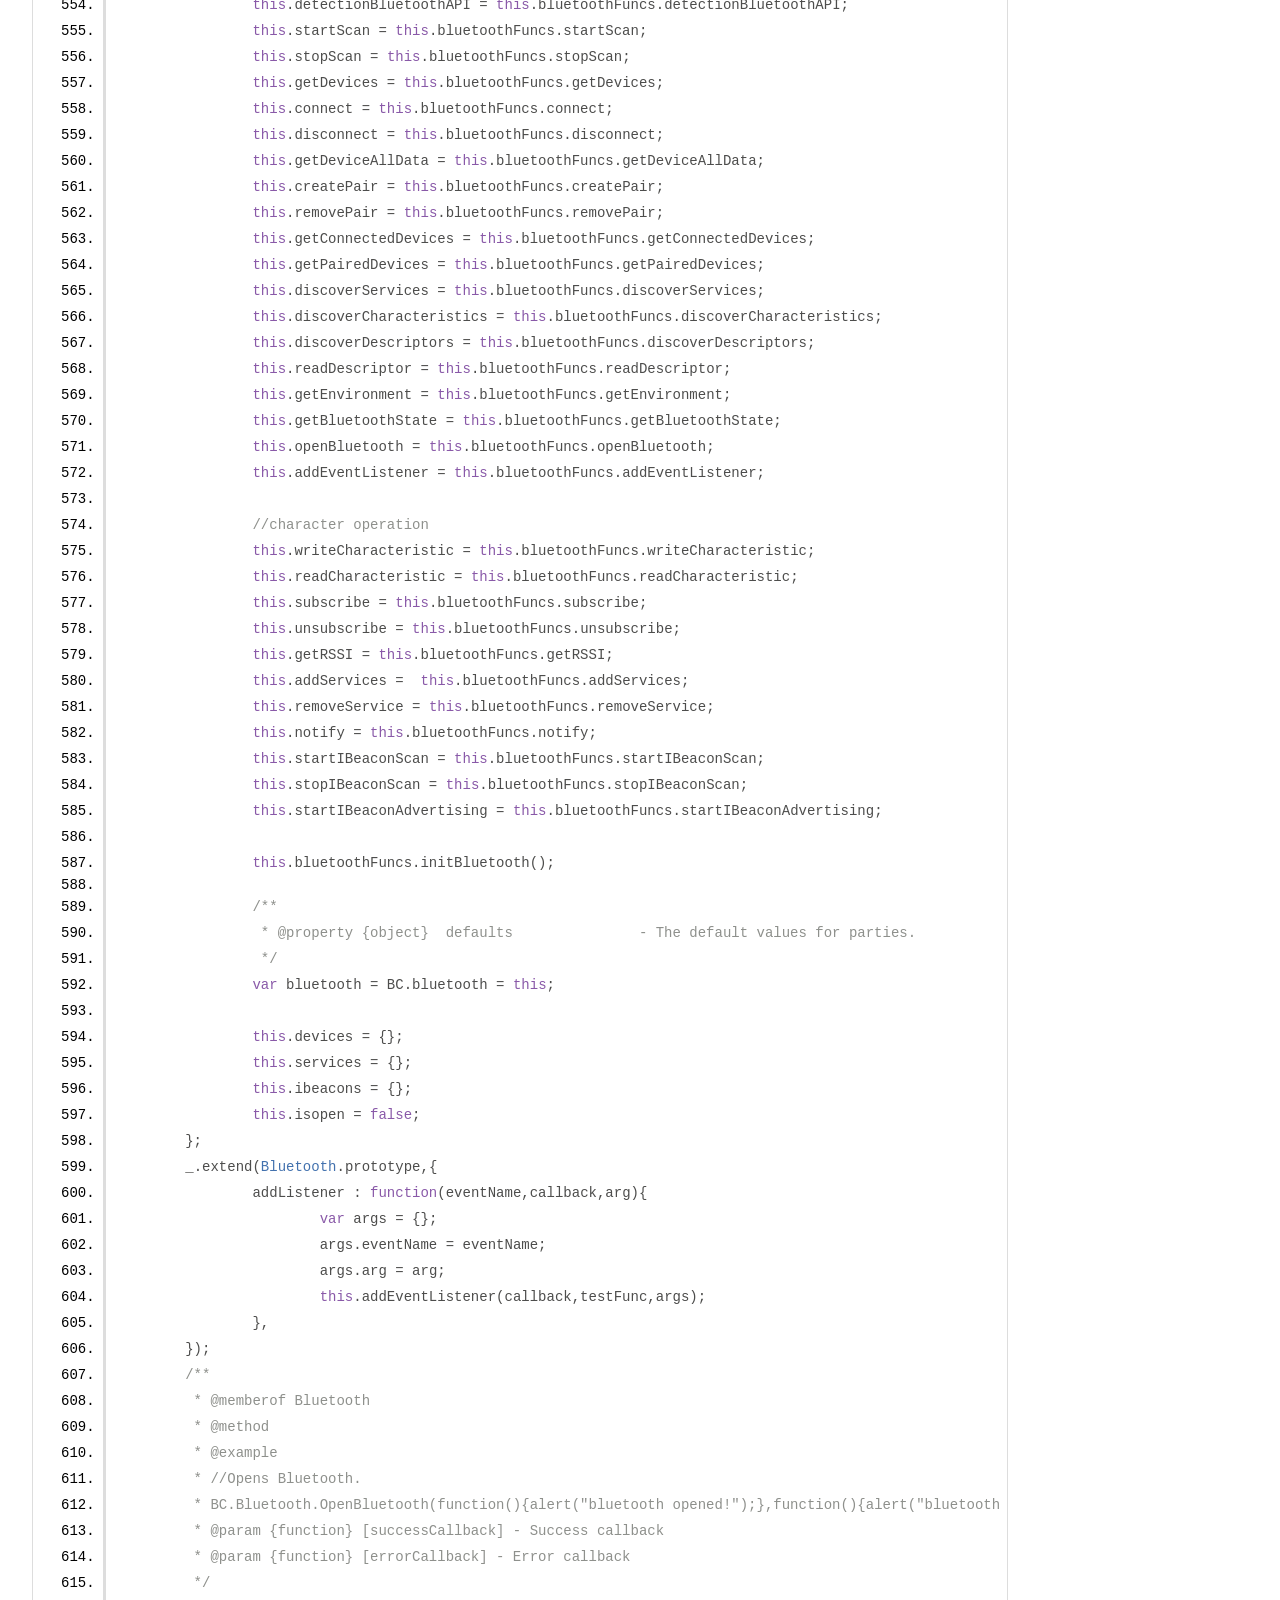
<file: plugins/org.bcsphere.bluetooth/docs/bc.js.html>
<!DOCTYPE html>
<html lang="en">
<head>
    <meta charset="utf-8">
    <title>JSDoc: Source: bc.js</title>
    
    <script src="scripts/prettify/prettify.js"> </script>
    <script src="scripts/prettify/lang-css.js"> </script>
    <!--[if lt IE 9]>
      <script src="//html5shiv.googlecode.com/svn/trunk/html5.js"></script>
    <![endif]-->
    <link type="text/css" rel="stylesheet" href="styles/prettify-tomorrow.css">
    <link type="text/css" rel="stylesheet" href="styles/jsdoc-default.css">
</head>

<body>

<div id="main">
    
    <h1 class="page-title">Source: bc.js</h1>
    
    


    
    <section>
        <article>
            <pre class="prettyprint source linenums"><code>/*
	Copyright 2013-2014, JUMA Technology

	Licensed under the Apache License, Version 2.0 (the "License");
	you may not use this file except in compliance with the License.
	You may obtain a copy of the License at

		http://www.apache.org/licenses/LICENSE-2.0

	Unless required by applicable law or agreed to in writing, software
	distributed under the License is distributed on an "AS IS" BASIS,
	WITHOUT WARRANTIES OR CONDITIONS OF ANY KIND, either express or implied.
	See the License for the specific language governing permissions and
	limitations under the License.
*/
(function(){

	var root = this;
	/**
	 * BC namespace includes all kinds of magic things, all the classes is registered on it, enjoy it :).
	 * @property {string} VERSION - The version of BC
	 * @namespace
	 */
	var BC;

	if (typeof exports !== 'undefined') {
		BC = exports;
	} else {
		BC = root.BC = {};
	}
	
	BC.VERSION = "0.2.1";
	/** 
	 * Opens all useful alert.
	 * @global 
	 * @property {boolean} DEBUG - switch debug mode
	 */
	DEBUG = false;
	
	/**
	 * Triggered when bluetooth has been opened.
	 * @example document.addEventListener('bluetoothstatechange', onBluetoothStateChange, false);
	 * function onBluetoothStateChange(){
	 * 	if(BC.bluetooth.isopen){
	 *		alert("bluetooth is opend!");
	 * 	}else{
	 *		alert("bluetooth is closed!");
	 *	}
	 * }
	 * @event bluetoothstatechange
	 * @type {object}
	 */
	 
	/**
	 * Triggered when any device has been disconnected.
	 * @example document.addEventListener('devicedisconnect', onDeviceDisconnect, false);
	 * function onDeviceDisconnect(arg){
	 *  var deviceAddress = arg.param
	 * 	alert("device:"+ deviceAddress +" is disconnect!");
	 * }
	 * @event devicedisconnect
	 * @property {string} deviceAddress - The Address of this device which is disconnected
	 * @type {object}
	 */
	
	/**
	 * BC ready event,this is the "main" function of BLE application.
	 * @example document.addEventListener('bcready', onBCReady, false);
	 * function onBluetoothReady(){
	 * 	alert("BC is ready now! you can process UI event here");
	 * }
	 * @event bcready
	 * @type {object}
	 */
	 
	/**
	 * Triggered when new advertising device has been found.
	 * @example document.addEventListener('newdevice', addNewDevice, false);
	 * function addNewDevice(){
	 *  var deviceAddress = arg.param;
	 * 	alert("new device added! it's device Address is: "+deviceAddress);
	 *  var newDevice = BC.bluetooth.devices[deviceAddress];
	 * }
	 * @event newdevice
	 * @type {object}
	 */
	
	/**
	 * Triggered when new advertising device has been connected.
	 * @example document.addEventListener('deviceconnected', onConnected, false);
	 * function onConnected(){
	 *  var deviceAddress = arg.param;
	 * 	alert("new device connected! it's device Address is: "+deviceAddress);
	 *  var newDevice = BC.bluetooth.devices[deviceAddress];
	 * }
	 * @event deviceconnected
	 * @type {object}
	 */
	 
	/**
	 * Triggered when server's characteristic has been subscribe/unsubscribe.
	 * @example document.addEventListener('onsubscribestatechange', onSubscribeStateChange, false);
	 * function onSubscribeStateChange(arg){
	 * 	var service = BC.bluetooth.services[arg.uniqueID];
	 *	var character = service.characteristics[arg.characteristicIndex];
	 *	if(character.isSubscribed){
	 *		var data = new Uint8Array(128);
	 *		for (var i = 0; i &lt; 128; i++) {
	 *			data[i] = '2';
	 *		}
	 *		window.setTimeout(function(){
	 *			interval_notify_index = window.setInterval(function() {
	 *				character.notify('raw',data,function(){alert("notify success!")},function(){alert("notify error!")});
	 *			}, 5000); 
	 *		},2000);
	 *	}else{
	 *		window.clearInterval(interval_notify_index);
	 *		alert("stop notify success!");
	 *	}
	 * }
	 * @event onsubscribestatechange
	 * @type {object}
	 */
	
	/**
	 * Triggered when service characteristic has been read.
	 * @example document.addEventListener('oncharacteristicread', onCharacteristicRead, false);
	 * function onCharacteristicRead(arg){
	 *   alert(JSON.stringify(arg));
	 * }
	 * @event oncharacteristicread
	 * @type {object}
	 */
	
	/**
	 * Triggered when service characteristic has been written.
	 * @example document.addEventListener('oncharacteristicwrite', onCharacteristicWrite, false);
	 * function onCharacteristicWrite(arg){
	 *   alert(JSON.stringify(arg));
	 * }
	 * @event oncharacteristicwrite
	 * @type {object}
	 */
	 
	/**
	 * Triggered when service descriptor has been read.
	 * @example document.addEventListener('ondescriptorread', onDescriptorRead, false);
	 * function onDescriptorRead(arg){
	 *   alert(JSON.stringify(arg));
	 * }
	 * @event ondescriptorread
	 * @type {object}
	 */
	 
	/**
	 * Triggered when service descriptor has been written.
	 * @example document.addEventListener('ondescriptorwrite', onDescriptorWrite, false);
	 * function onDescriptorWrite(arg){
	 *   alert(JSON.stringify(arg));
	 * }
	 * @event ondescriptorwrite
	 * @type {object}
	 */
	 
	/**
	 * Triggered when new iBeacon has been found.
	 * @example document.addEventListener('newibeacon', onNewIBeacon, false);
	 * function onNewIBeacon(arg){
	 *	 var ibeacon = BC.bluetooth.ibeacons[arg.iBeaconID];
	 *	 alert("New beacon found : " + JSON.stringify(ibeacon));
	 * }
	 * @event newibeacon
	 * @type {object}
	 */
	 
	/**
	 * Triggered when iBeacon proximity has been updated.
	 * @example document.addEventListener('ibeaconproximityupdate', onIBeaconProximityUpdate, false);
	 * function onIBeaconProximityUpdate(arg){
	 *	 var ibeacon = BC.bluetooth.ibeacons[arg.iBeaconID];
	 *	 alert("iBeacon proximity: " + ibeacon.proximity);
	 * }
	 * @event ibeaconproximityupdate
	 * @type {object}
	 */
	 
	/**
	 * Triggered when iBeacon accuracy has been updated.
	 * @example document.addEventListener('ibeaconaccuracyupdate', onIBeaconAccuracyUpdate, false);
	 * function onIBeaconAccuracyUpdate(arg){
	 *	 var ibeacon = BC.bluetooth.ibeacons[arg.iBeaconID];
	 *	 alert("iBeacon accuracy: " + ibeacon.accuracy);
	 * }
	 * @event ibeaconaccuracyupdate
	 * @type {object}
	 */
	
	var _ = root._;
	if (!_ &amp;&amp; (typeof require !== 'undefined')) _ = require('underscore');
	
	var testFunc = function(message){
		if(DEBUG){
			alert(JSON.stringify(message));
		}	
	}
	
	function aa(iterable) {
		if (!iterable) return [];
		// Safari &lt;2.0.4 crashes when accessing property of a node list with property accessor.
		// It nevertheless works fine with `in` operator, which is why we use it here
		if ('toArray' in Object(iterable)) return iterable.toArray();
		var length = iterable.length || 0, results = new Array(length);
		while (length--) results[length] = iterable[length];
		return results;
	}

	//this function is used to bind "this" pointer in case of it changed by params pass.
	function bind(){  
		if (arguments.length &lt; 2 &amp;&amp; arguments[0] === undefined)      
			return this;   
		var __method = this, args = aa(arguments), object = args.shift();   
			return function(){return __method.apply(object, args.concat(aa(arguments)));} 
	}
	
	if (!Function.prototype.bind){
		Function.prototype.bind = bind;
	}
	
	Array.prototype.S = String.fromCharCode(2);
	Array.prototype.contains = function(e) { 
		var r = new RegExp(this.S+e+this.S);
		return (r.test(this.S+this.join(this.S)+this.S));
	}
	
	function fireBLEEvent(eventName,deviceAddress,serviceIndex,characteristicIndex,descriptorIndex,uniqueID,arg){
		var event = document.createEvent('Events');
		event.deviceAddress = deviceAddress;
		event.serviceIndex = serviceIndex;
		event.characteristicIndex = characteristicIndex;
		event.descriptorIndex = descriptorIndex;
		event.arg = arg;
		event.uniqueID = uniqueID;
		event.initEvent(eventName, false, false);
		document.dispatchEvent(event);
	}
	
	function fireIBeaconEvent(eventName,iBeaconID){
		var event = document.createEvent("Events");
		event.iBeaconID = iBeaconID;
		event.initEvent(eventName, false, false);
		document.dispatchEvent(event);
	}
	
	function onDeviceReady(){
		var bluetooth = new BC.Bluetooth("cordova");
		BC.bluetooth.addListener('disconnect', function(arg){
			BC.bluetooth.devices[arg.deviceAddress].isConnected = false;
			fireBLEEvent("devicedisconnected",arg.deviceAddress);
		});
		BC.bluetooth.addListener('onsubscribe', function(arg){
			var service = BC.bluetooth.services[arg.uniqueID];
			service.characteristics[arg.characteristicIndex].isSubscribed = true;
			fireBLEEvent("onsubscribestatechange",null,null,arg.characteristicIndex,null,arg.uniqueID);
		});
		BC.bluetooth.addListener('onunsubscribe', function(arg){
			var service = BC.bluetooth.services[arg.uniqueID];
			service.characteristics[arg.characteristicIndex].isSubscribed = false;
			fireBLEEvent("onsubscribestatechange",null,null,arg.characteristicIndex,null,arg.uniqueID);
		});
		BC.bluetooth.addListener('oncharacteristicread', function(arg){
			fireBLEEvent("oncharacteristicread",null,null,arg.characteristicIndex,null,arg.uniqueID);
		});
		BC.bluetooth.addListener('oncharacteristicwrite', function(arg){
			var dataValue = new BC.DataValue(base64ToBuffer(arg.writeRequestValue));
			fireBLEEvent("oncharacteristicwrite",null,null,arg.characteristicIndex,null,arg.uniqueID,dataValue);
		});
		BC.bluetooth.addListener('ondescriptorread', function(arg){
			fireBLEEvent("ondescriptorread",null,null,arg.characteristicIndex,arg.descriptorIndex,arg.uniqueID);
		});
		BC.bluetooth.addListener('ondescriptorwrite', function(arg){
			fireBLEEvent("ondescriptorwrite",null,null,arg.characteristicIndex,arg.descriptorIndex,arg.uniqueID);
		});

		document.addEventListener("bluetoothclose",function(){
			BC.bluetooth.isopen = false;
			fireBLEEvent("bluetoothstatechange");
		},false);
		document.addEventListener("bluetoothopen",function(){
			BC.bluetooth.isopen = true;
			fireBLEEvent("bluetoothstatechange");
		},false);
		
		bluetooth.getEnvironment(function(data){
			if(DEBUG){
				alert(JSON.stringify(data));
			}
			window.APPID = data.appID;
			window.DEVICEADDRESS = data.deviceAddress;
			window.API = data.api;
			window.VERSION = data.version;
			
			//bind ibeacon event
			if(API == "ios"){
				BC.bluetooth.addListener('ibeaconaccuracyupdate', function(arg){
					var majorStrObj = new BC.DataValue(base64ToBuffer(arg.major));
					var minorStrObj = new BC.DataValue(base64ToBuffer(arg.minor));
					var majorStr = majorStrObj.getHexString();
					var minorStr = minorStrObj.getHexString();
					var iBeaconID = arg.proximityUUID + majorStr + minorStr;
					if(isNewIBeacon(iBeaconID)){
						BC.bluetooth.ibeacons[iBeaconID] = new BC.IBeacon(iBeaconID,null,arg.RSSI,arg.accuracy,arg.proximity);
						fireIBeaconEvent("newibeacon",iBeaconID);
					}else{
						BC.bluetooth.ibeacons[iBeaconID].accuracy = arg.accuracy;
						BC.bluetooth.ibeacons[iBeaconID].RSSI = arg.RSSI;
						fireIBeaconEvent("ibeaconaccuracyupdate",iBeaconID);
						if(BC.bluetooth.ibeacons[iBeaconID].proximity !== arg.proximity){
							BC.bluetooth.ibeacons[iBeaconID].proximity = arg.proximity;
							fireIBeaconEvent("ibeaconproximityupdate",iBeaconID);
						}
					}
				});
			}
			
			bluetooth.getBluetoothState(function(arg){
				if(arg.state == "false"){
					bluetooth.isopen = false;
				}else{
					bluetooth.isopen = true;
				}
				fireBLEEvent("bcready");
			},testFunc);
		},function(mes){alert(JSON.stringify(mes));});
	}
	
	function base64ToBuffer(rawData){
        var bytes = window.atob(rawData);
        var arraybuffer = new Uint8Array(bytes.length);
        for (var i = 0; i &lt; bytes.length; i++) {
            arraybuffer[i] = bytes.charCodeAt(i);
        }
        return arraybuffer.buffer;
	}
  
	function convertToBase64(data){
		return window.btoa(String.fromCharCode.apply(null, data));
	}
  
	function convertHexStringToInt(hexStr){
		var result = 0;
		if(hexStr.length &lt; 5){
			if(hexStr.length % 2 !== 0){
				hexStr = "0" + hexStr.toLowerCase();
			}
			var pos = "0123456789abcdef";
			for(var i = 0; i &lt; hexStr.length; i++){
				result += pos.indexOf(hexStr.charAt(i)) * Math.pow(16,(hexStr.length - i - 1));
			}
		}
		return result;
	}
  
	function hexToBase64(value){
		if (value.length % 2) value = "0" + value;
		value = value.toLowerCase();
		var data = new Uint8Array(value.length/2);
		var pos = "0123456789abcdef";
		for(var i = 0,j = 0; i &lt; value.length; i += 2,j++){
			data[j] = (pos.indexOf(value.charAt(i)) &lt;&lt; 4) | (pos.indexOf(value.charAt(i + 1)));
		}
		return convertToBase64(data);
	}
	
	function asciiToBase64(value){
		var data = new Uint8Array(value.length);
		for(var i = 0; i &lt; value.length; i++){
			data[i] = value.charCodeAt(i);
		}
		return convertToBase64(data);
	}
	
	function unicodeToBase64(value){
		var data = new Uint8Array(value.length*2);
		var str = "";
		for(var i = 0,j = 0; i &lt; value.length; i++, j += 2){
			data[j] = value.charCodeAt(i) / 256;
			data[j+1] = value.charCodeAt(i) % 256;
		}
		return convertToBase64(data);
	}
  
	function isEmpty(s){
		return ((s == undefined || s == null || s == "") ? true : false); 
	}
	
	document.addEventListener('deviceready', onDeviceReady, false);
	
	//Portable Functions
	var BluetoothFuncs = BC.BluetoothFuncs = function(type){
		if(type == "cordova" &amp;&amp; typeof cordova !== "undefined" ){
			this.initBluetooth = function(){
				navigator.bluetooth.initialBluetooth();
			};
		
			this.getEnvironment = function(success,error){
				navigator.bluetooth.getEnvironment(success,error);
			};
		
			this.startScan = function(processDevices,UUIDs){
				var uuids;
				if(typeof UUIDs !== 'undefined'){
					uuids = [{"serviceUUIDs":UUIDs}];;
				}else{
					uuids = [{"serviceUUIDs":[]}];
				}
				navigator.bluetooth.startScan(function(){
					navigator.bluetooth.getScanData(processDevices,testFunc);
				},testFunc,uuids);
			};
		
			this.stopScan = function(){
				navigator.bluetooth.stopScan(testFunc,testFunc);
			};
			this.startIBeaconScan = function(successFunc,errorFunc,proximityUUID,major,minor){
				navigator.bluetooth.startIBeaconScan(successFunc,errorFunc,proximityUUID,major,minor);
			};
			this.stopIBeaconScan = function(successFunc,errorFunc,proximityUUID,major,minor){
				navigator.bluetooth.stopIBeaconScan(successFunc,errorFunc,proximityUUID,major,minor);
			};
			this.getDeviceAllData = function(device){
				//bind "this" pointer in case of rewrite by js context.
				var processDeviceAllData = device.processDeviceAllData.bind(device,device.processDeviceAllData);
				navigator.bluetooth.getDeviceAllData(processDeviceAllData,testFunc,device.deviceAddress);
			};
		
			this.connect = function(device){
				var connectSuccess = device.connectSuccess.bind(device,device.connectSuccess);
				var connectError = device.connectError.bind(device,device.connectError);
				navigator.bluetooth.connectDevice(connectSuccess,connectError,device.deviceAddress,APPID);
			};
			this.disconnect = function(device){
				var disconnectSuccess = device.disconnectSuccess.bind(device,device.disconnectSuccess);
				var disconnectError = device.disconnectSuccess.bind(device,device.disconnectError);
				navigator.bluetooth.disconnectDevice(disconnectSuccess,disconnectError,device.deviceAddress,APPID);
			};
			
			this.writeCharacteristic = function(character,value){
				var writeSuccess = character.writeSuccess.bind(character,character.writeSuccess);
				var writeError = character.writeError.bind(character,character.writeError);
				navigator.bluetooth.writeCharacteristic(writeSuccess,writeError,character.device.deviceAddress,character.upper.index,character.index,value);
			};
			this.readCharacteristic = function(character){
				var readSuccess = character.readSuccess.bind(character,character.readSuccess);
				var readError = character.readError.bind(character,character.readError);
				navigator.bluetooth.readCharacteristic(readSuccess,readError,character.device.deviceAddress,character.upper.index,character.index);
			};
			this.subscribe = function(character){
				var subscribeCallback = character.subscribeCallback.bind(character,character.subscribeCallback);
				navigator.bluetooth.subscribe(subscribeCallback,testFunc,character.device.deviceAddress,character.upper.index,character.index);
			};
			this.unsubscribe = function(character){
				var unsubscribeSuccess = character.unsubscribeSuccess.bind(character,character.unsubscribeSuccess);
				var unsubscribeError = character.unsubscribeError.bind(character,character.unsubscribeError);		
				navigator.bluetooth.unsubscribe(unsubscribeSuccess,unsubscribeError,character.device.deviceAddress,character.upper.index,character.index,"");
			};
			this.getRSSI = function(device){
				var getRSSISuccess = device.getRSSISuccess.bind(device,device.getRSSISuccess);
				var getRSSIError = device.getRSSIError.bind(device,device.getRSSIError);
				navigator.bluetooth.getRSSI(getRSSISuccess,getRSSIError,device.deviceAddress);
			};
			this.addServices = function(serviceObj,success,error){
				navigator.bluetooth.addServices(success,error,serviceObj);
			};
			this.removeService = function(service,success,error){
				navigator.bluetooth.removeService(success,error,service.uniqueID);
			};
			this.detectionBluetoothAPI = function(success,error){
				navigator.bluetooth.detectionBluetoothAPI(success,error);
			};
			this.createPair = function(device){
				var success = device.createPairSuccess.bind(device,device.createPairSuccess);
				var error = device.createPairError.bind(device,device.createPairError);
				navigator.bluetooth.createPair(success,error,device.deviceAddress);
			};
			this.removePair = function(device){
				var success = device.removePairSuccess.bind(device,device.removePairSuccess);
				var error = device.removePairError.bind(device,device.removePairError);
				navigator.bluetooth.removePair(success,error,device.deviceAddress);
			};
			this.getPairedDevices = function(success,error){
				navigator.bluetooth.getPairedDevices(success,error);
			};
			this.getConnectedDevices = function(success,error){
				navigator.bluetooth.getConnectedDevices(success,error);
			};
			this.discoverServices = function(device){
				var success = device.discoverServicesSuccess.bind(device,device.discoverServicesSuccess);
				var error = device.discoverServicesError.bind(device,device.discoverServicesError);
				navigator.bluetooth.discoverServices(success,error,device.deviceAddress);
			};
			this.discoverCharacteristics = function(service){
				var success = service.discoverCharacteristicsSuccess.bind(service,service.discoverCharacteristicsSuccess);
				var error = service.discoverCharacteristicsError.bind(service,service.discoverCharacteristicsError);
				navigator.bluetooth.discoverCharacteristics(success,error,service.device.deviceAddress,service.index,[]);
			};
			this.discoverDescriptors = function(character){
				var success = character.discoverDescriptorsSuccess.bind(character,character.discoverDescriptorsSuccess);
				var error = character.discoverDescriptorsError.bind(character,character.discoverDescriptorsError);
				navigator.bluetooth.discoverDescriptors(success,error,character.device.deviceAddress,character.upper.index,character.index);
			};
			this.readDescriptor = function(descriptor){
				var readSuccess = descriptor.readSuccess.bind(descriptor,descriptor.readSuccess);
				var readError = descriptor.readError.bind(descriptor,descriptor.readError);
				navigator.bluetooth.readDescriptor(readSuccess,readError,descriptor.device.deviceAddress,descriptor.upper.upper.index,descriptor.upper.index,descriptor.index);
			};
			this.getBluetoothState = function(success,error){
				navigator.bluetooth.getBluetoothState(success,error);
			};
			this.openBluetooth = function(success,error){
				navigator.bluetooth.openBluetooth(success,error);
			};
			this.addEventListener = function(success,error,arg){
				navigator.bluetooth.addEventListener(success,error,arg);
			};
			this.notify = function(characteristic,data){
				var notifySuccess = characteristic.notifySuccess.bind(characteristic,characteristic.notifySuccess);
				var notifyError = characteristic.notifyError.bind(characteristic,characteristic.notifyError);
				navigator.bluetooth.notify(notifySuccess,notifyError,characteristic.upper.uniqueID,characteristic.index,data);
			};
			this.startIBeaconAdvertising = function(success,error,proximityUUID,major,minor,identifier){
				navigator.bluetooth.startIBeaconAdvertising(success,error,proximityUUID,major,minor,identifier);
			};
			
		}else{
			alert(type+" is not support now.");
		}
	};
	_.extend(BluetoothFuncs.prototype,{
	});
	
	/**
	 * Bluetooth class includes all useful bluetooth global interfaces. 
	 * &lt;p>&lt;b>Please note&lt;/b> that the application should not create Bluetooth object, BC manages the object model.
	 * @class
	 * @property {Array&lt;Device>} devices - The advertising devices, this is filled after 'BC.Blueooth.StartScan' called
	 * @property {Array&lt;Service>} services - The services add by 'AddService' interface
	 * @property {boolean} isopen - Bluetooth is open or not
	 */
	var Bluetooth = BC.Bluetooth = function(type){
		//get bluetooth operate function package
		this.bluetoothFuncs = new BC.BluetoothFuncs(type);
		
		//register functions in bluetooth object
		this.detectionBluetoothAPI = this.bluetoothFuncs.detectionBluetoothAPI;
		this.startScan = this.bluetoothFuncs.startScan;
		this.stopScan = this.bluetoothFuncs.stopScan;
		this.getDevices = this.bluetoothFuncs.getDevices;
		this.connect = this.bluetoothFuncs.connect;
		this.disconnect = this.bluetoothFuncs.disconnect;
		this.getDeviceAllData = this.bluetoothFuncs.getDeviceAllData;
		this.createPair = this.bluetoothFuncs.createPair;
		this.removePair = this.bluetoothFuncs.removePair;
		this.getConnectedDevices = this.bluetoothFuncs.getConnectedDevices;
		this.getPairedDevices = this.bluetoothFuncs.getPairedDevices;
		this.discoverServices = this.bluetoothFuncs.discoverServices;
		this.discoverCharacteristics = this.bluetoothFuncs.discoverCharacteristics;
		this.discoverDescriptors = this.bluetoothFuncs.discoverDescriptors;
		this.readDescriptor = this.bluetoothFuncs.readDescriptor;
		this.getEnvironment = this.bluetoothFuncs.getEnvironment;
		this.getBluetoothState = this.bluetoothFuncs.getBluetoothState;
		this.openBluetooth = this.bluetoothFuncs.openBluetooth;
		this.addEventListener = this.bluetoothFuncs.addEventListener;
		
		//character operation
		this.writeCharacteristic = this.bluetoothFuncs.writeCharacteristic;
		this.readCharacteristic = this.bluetoothFuncs.readCharacteristic;
		this.subscribe = this.bluetoothFuncs.subscribe;
		this.unsubscribe = this.bluetoothFuncs.unsubscribe;
		this.getRSSI = this.bluetoothFuncs.getRSSI;
		this.addServices =  this.bluetoothFuncs.addServices;
		this.removeService = this.bluetoothFuncs.removeService;
		this.notify = this.bluetoothFuncs.notify;
		this.startIBeaconScan = this.bluetoothFuncs.startIBeaconScan;
		this.stopIBeaconScan = this.bluetoothFuncs.stopIBeaconScan;
		this.startIBeaconAdvertising = this.bluetoothFuncs.startIBeaconAdvertising;
		
		this.bluetoothFuncs.initBluetooth();

		/**
		 * @property {object}  defaults               - The default values for parties.
		 */
		var bluetooth = BC.bluetooth = this;
		
		this.devices = {};
		this.services = {};
		this.ibeacons = {};
		this.isopen = false;
	};
	_.extend(Bluetooth.prototype,{
		addListener : function(eventName,callback,arg){
			var args = {};
			args.eventName = eventName;
			args.arg = arg;
			this.addEventListener(callback,testFunc,args);
		},
	});
	/** 
	 * @memberof Bluetooth
	 * @method 
	 * @example 
	 * //Opens Bluetooth.
	 * BC.Bluetooth.OpenBluetooth(function(){alert("bluetooth opened!");},function(){alert("bluetooth open error!");});
	 * @param {function} [successCallback] - Success callback
	 * @param {function} [errorCallback] - Error callback
	 */
	var OpenBluetooth = BC.Bluetooth.OpenBluetooth = function(success,error){
		BC.bluetooth.openBluetooth(success,error);
	};
	/** 
	 * @memberof Bluetooth
	 * @method 
	 * @example //Generates a service instance.
	 * var service = BC.Bluetooth.CreateService("0000ffe0-0000-1000-8000-00805f9b34fb");
	 *
	 * //Adds a service to smart phone.
	 * BC.Bluetooth.AddService(service,app.addServiceSusscess,app.addServiceError);
	 * @param {string} uuid - Service UUID (should be 128bit such as : '0000ffe0-0000-1000-8000-00805f9b34fb')
	 * @param {Number} [type=0] - Is major service(0) or not(!0)
	 * @returns {Service} An instance of Service
	 */
	var CreateService = BC.Bluetooth.CreateService = function(uuid,type){
		var isMajor;
		if(type == null){
			isMajor = 0;
		}else{
			isMajor = type;
		}
		var timestr = new Date().getTime();
		var randomnum = Math.floor(Math.random()*10000);
		return new Service(null,uuid,null,null,null,null,isMajor,timestr.toString() + randomnum.toString());
	};
	/** 
	 * @memberof Bluetooth
	 * @method 
	 * @example //Generates a descriptor instance.
	 * var permission = ["write"];
	 * var property = ["write","read"];
	 * var descriptor1 = BC.Bluetooth.CreateDescriptor("00002901-0000-1000-8000-00805f9b34fb","00","Hex",permission);
	 *
	 * //Generates a characteristic instance.
	 * var character1 = BC.Bluetooth.CreateCharacteristic("0000ffe1-0000-1000-8000-00805f9b34fb","01","Hex",property,permission);
	 *
	 * //Adds descriptor to characteristic
	 * character1.addDescriptor(descriptor1);
	 *
	 * //Generates a service instance.
	 * var service = BC.Bluetooth.CreateService("0000ffe0-0000-1000-8000-00805f9b34fb");
	 *
	 * //Adds a characteristic to service.
	 * service.addCharacteristic(character1);
	 * 
	 * //Adds a service to smart phone.
	 * BC.Bluetooth.AddService(service,app.addServiceSusscess,app.addServiceError);
	 * @param {string} uuid - Descriptor UUID (should be 128bit such as : '00002901-0000-1000-8000-00805f9b34fb')
	 * @param {string} value - The default value of this descriptor
	 * @param {string} type - The type of the value,include 'Hex'/'ASCII'/'unicode'
	 * @param {object} permission - The permission of this descriptor
	 * @returns {Descriptor} An instance of Descriptor
	 */
	var CreateDescriptor = BC.Bluetooth.CreateDescriptor = function(uuid,value,type,permission){
		return new BC.Descriptor(null,uuid,null,null,null,value,type,permission);
	};
	/** 
	 * @memberof Bluetooth
	 * @method 
	 * @example //Generates a characteristic instance.
	 * var permission = ["write","writeEncrypted"];			 
	 * var property = ["read","write"];
	 * var character1 = BC.Bluetooth.CreateCharacteristic("0000ffe1-0000-1000-8000-00805f9b34fb","01","Hex",property,permission);
	 *
	 * //Generates a service instance.
	 * var service = BC.Bluetooth.CreateService("0000ffe0-0000-1000-8000-00805f9b34fb");
	 *
	 * //Adds a characteristic to service.
	 * service.addCharacteristic(character1);
	 *
	 * //Adds a service to smart phone
	 * BC.Bluetooth.AddService(service,app.addServiceSusscess,app.addServiceError);
	 * @param {string} uuid - Characteristic UUID (should be 128bit such as : '0000ffe0-0000-1000-8000-00805f9b34fb')
	 * @param {string} value - The default value of this characteristic
	 * @param {string} type - The type of the value,include 'Hex'/'ASCII'/'unicode'
	 * @param {object} property - The property of this characteristic
	 * @param {object} permission - The permission of this characteristic
	 * @param {string} [writecallback] - The name of write callback function
	 * @param {string} [readcallback] - The name of read callback function
	 * @returns {Characteristic} An instance of Characteristic
	 */
	var CreateCharacteristic = BC.Bluetooth.CreateCharacteristic = function(uuid,value,type,property,permission){
		return new BC.Characteristic(null,uuid,null,null,null,null,property,permission,type,value);
	};
	/** 
	 * Adds a BLE service to the smart phone.
	 * @memberof Bluetooth
	 * @method 
	 * @example //Generates a characteristic instance
	 * var permission = ["read","readEncrypted","readEncryptedMitm",
	 *					 "write","writeEncryptedMitm","writeEncrypted",
	 *					 "writeSigend","WriteSigendMitm"];			 
	 * var property = ["read","write","writeWithoutResponse",
	 *				   "broadcast","notify","indicate","authenticatedSignedWrites",
	 *				   "extendedProperties","notifyEncryptionRequired","indicateEncryptionRequired"];
	 * var character1 = BC.Bluetooth.CreateCharacteristic("0000ffe1-0000-1000-8000-00805f9b34fb","01","Hex",property,permission);
	 *
	 * //Generates a service instance.
	 * var service = BC.Bluetooth.CreateService("0000ffe0-0000-1000-8000-00805f9b34fb");
	 *
	 * //Adds a characteristic to a service. 
	 * service.addCharacteristic(character1);
	 *
	 * //Adds a service to the smart phone.
	 * BC.Bluetooth.AddService(service,app.addServiceSusscess,app.addServiceError);
	 * @param {Service} service - The service to add
	 * @param {function} [success] - Success callback
	 * @param {function} [error] - Error callback
	 */
	var AddService = BC.Bluetooth.AddService = function(service,success,error){
		var serviceObj = serializeService(service);
		BC.bluetooth.addServices(serviceObj,function(){
			BC.bluetooth.services[service.uniqueID] = service;
			success();
		},function(){
			error();
		});
	};
	/** 
	 * Removes a BLE service from the smart phone.
	 * @memberof Bluetooth
	 * @method 
	 * @example //Generates a service instance.
	 * var service = BC.Bluetooth.CreateService("0000ffe0-0000-1000-8000-00805f9b34fb");
	 *
	 * //Adds a service to smart phone.
	 * BC.Bluetooth.AddService(service,function(){alert("add service success!");},function(){alert("add service error!");});
	 * 
	 * //Removes a service. 
	 * BC.Bluetooth.RemoveService(service,function(){alert("remove service success!");},function(){alert("remove service error!");});
	 * @param {Service} service - The service to remove
	 * @param {function} [success] - Success callback
	 * @param {function} [error] - Error callback
	 */
	var RemoveService = BC.Bluetooth.RemoveService = function(service,success,error){
		BC.bluetooth.removeService(service,function(){
			delete BC.bluetooth.services[service.uniqueID];
			success();
		},function(){
			error();
		});
	};
	/** 
	 * Starts a scan for Bluetooth LE devices, looking for devices with given services.
	 * @memberof Bluetooth
	 * @method 
	 * @example BC.Bluetooth.StartScan();
	 * @param {array} [uuids] - Array of services to look for. If null or [], it will scan all devices
	 */
	var StartScan = BC.Bluetooth.StartScan = function(uuids){
		BC.bluetooth.startScan(onGetDevicesSuccess,uuids);
	};
	
	/** 
	 * Starts IBeacon Advertising (It's only support IOS >= 7.0 now).
	 * @memberof Bluetooth
	 * @method 
	 * @example BC.Bluetooth.StartIBeaconAdvertising(successFunc,errorFunc,"00000000-0000-0000-0000-000000000000",200,300,"iBeacon Name");
	 * @param {string} {proximityUUID} - The proximity UUID to looking for
	 * @param {int} [major] - The major of the ibeacon
	 * @param {int} [minor] - The minor of the ibeacon
	 * @param {string} [identifier] - The identifier of the ibeacon
	 */
	var StartIBeaconAdvertising = BC.Bluetooth.StartIBeaconAdvertising = function(success,error,proximityUUID,major,minor,identifier){
		BC.bluetooth.startIBeaconAdvertising(success,error,proximityUUID,major,minor,identifier);
	};
	
	/** 
	 * Starts a scan for iBeacons.
	 * @memberof Bluetooth
	 * @method 
	 * @example BC.Bluetooth.StartIBeaconScan("00000000-0000-0000-0000-000000000000",65535,256);
	 * @param {string} {proximityUUID} - The proximity UUID to looking for
	 * @param {int} [major] - The major of the ibeacon
	 * @param {int} [minor] - The minor of the ibeacon
	 */
	var StartIBeaconScan = BC.Bluetooth.StartIBeaconScan = function(proximityUUID,major,minor){
		if(API.toLowerCase() == "ios"){
			BC.bluetooth.startIBeaconScan(null,function(mes){alert("Please open your GPS and Bluetooth.");},proximityUUID,major,minor);
		}else{
			var region = {};
			region.proximityUUID = proximityUUID;
			region.major = major;
			region.minor = minor;
			BC.bluetooth.region = region;
			BC.bluetooth.startScan(onGetDevicesSuccess);
		}
	};
	
	function onGetDevicesSuccess(data){
		for(var i=0; i&lt;data.length; i++){
			var advertisementData,deviceAddress,deviceName,isCon,RSSI,txPower;
			if(data[i]['advertisementData']){
				advertisementData = data[i]['advertisementData'];
				if(advertisementData.manufacturerData){
					advertisementData.manufacturerData = new BC.DataValue(base64ToBuffer(advertisementData.manufacturerData));
				}
			}
			if(data[i]['deviceAddress']){
				deviceAddress = data[i]['deviceAddress'];
			}
			if(data[i]['deviceName']){
				deviceName = data[i]['deviceName'];
			}
			if(data[i]['isConnected']){
				isCon = data[i]['isConnected'];
			}
			if(data[i]['RSSI']){
				RSSI = parseInt(data[i]['RSSI']);
			}
			
			var isConnected = false;
			if(isCon === "true"){
				isConnected = true;
				fireBLEEvent("deviceconnected",deviceAddress);
			}
			if(isNewDevice(deviceAddress)){
				if(!isEmpty(advertisementData.manufacturerData) &amp;&amp; isIBeacon(advertisementData.manufacturerData) !== 0){
					var manufacturerData = advertisementData.manufacturerData;
					var startPos = isIBeacon(manufacturerData);
					var manufacturerDataHexStr = manufacturerData.getHexString();
					var iBeaconID = manufacturerDataHexStr.substring(startPos + 4,startPos + 44);
					var txPowerStr = manufacturerDataHexStr.substring(startPos + 44,startPos + 46);
					var txPower = convertHexStringToInt(txPowerStr);
					if(txPower > 127){
						txPower = - (256 - txPower);
					}
					
					if(isNewIBeacon(iBeaconID)){
						var ibeacon =  new BC.IBeacon(iBeaconID,txPower,RSSI);
						if(ibeacon.matchRegion(BC.bluetooth.region)){
							BC.bluetooth.ibeacons[iBeaconID] = new BC.IBeacon(iBeaconID,txPower,RSSI);
							fireIBeaconEvent("newibeacon",iBeaconID);
						}
					}else{
						//update the RSSI and recalculate the proximity
						BC.bluetooth.ibeacons[iBeaconID].txPower = txPower;
						BC.bluetooth.ibeacons[iBeaconID].RSSI = RSSI;
						if(API.toLowerCase() !== "ios" &amp;&amp; !isEmpty(BC.bluetooth.region)){
							BC.bluetooth.ibeacons[iBeaconID].calculateAccuracy();
						}
					}
				}else{
					BC.bluetooth.devices[deviceAddress] = new BC.Device(deviceName,deviceAddress,advertisementData,isConnected,RSSI);
					fireBLEEvent("newdevice",deviceAddress);
				}
			}else{
				//update the RSSI
				BC.bluetooth.devices[deviceAddress].RSSI = RSSI;
			}
		}
	};
	function isNewDevice(deviceAddress){
		var res = true;
		_.each(BC.bluetooth.devices,function(device){
			if(device.deviceAddress == deviceAddress){
				res = false;
			}
		});
		return res;
	};
	function isNewIBeacon(iBeaconID){
		var res = true;
		_.each(BC.bluetooth.ibeacons,function(ibeacon){
			if(ibeacon.iBeaconID == iBeaconID){
				res = false;
			}
		});
		
		return res;
	};
	
	function isIBeacon(advData){
		var hexStr = advData.getHexString();
		for(var i = 4; i &lt; 12; i += 2){
			if(hexStr.substring(i, i + 4) == "0215"){
				return i;
			}
		}
		return 0;
	};
	/** 
	 * Stops a scanning for BLE Peripherals.
	 * @memberof Bluetooth
	 * @method 
	 * @example BC.Bluetooth.StopScan();
	 */
	var StopScan = BC.Bluetooth.StopScan = function(){
		BC.bluetooth.stopScan();
	};
	
	/** 
	 * Stops a scanning for iBeacon.
	 * @memberof Bluetooth
	 * @method 
	 * @example 
	 * BC.Bluetooth.StopIBeaconScan(proximityUUID,major,minor);
	 * @param {string} {proximityUUID} - The proximity UUID to stop
	 * @param {int} [major] - The major of the region
	 * @param {int} [minor] - The minor of the region
	 */
	var StopIBeaconScan = BC.Bluetooth.StopIBeaconScan = function(proximityUUID,major,minor){
		if(API.toLowerCase() == "ios"){
			BC.bluetooth.stopIBeaconScan(proximityUUID,major,minor);
		}else{
			BC.bluetooth.region = null;
			BC.bluetooth.stopScan();
		}
	};
	
	/** 
	 * Gets a paired device list.
	 * @memberof Bluetooth
	 * @method 
	 * @example BC.Bluetooth.GetPairedDevices(function(mes){alert(JSON.stringify(mes));});
	 * @param {function} successCallback - Success callback
	 * @param {function} [errorCallback] - Error callback
	 */
	var GetPairedDevices = BC.Bluetooth.GetPairedDevices = function(success,error){
		BC.bluetooth.getPairedDevices(success,error);
	};
	/** 
	 * Gets a connected device list.
	 * @memberof Bluetooth
	 * @method 
	 * @example BC.Bluetooth.GetConnectedDevices(function(mes){alert(JSON.stringify(mes));});
	 * @param {function} successCallback - Success callback
	 * @param {function} [errorCallback] - Error callback
	 */
	var GetConnectedDevices = BC.Bluetooth.GetConnectedDevices = function(success,error){
		BC.bluetooth.getConnectedDevices(success,error);
	};

	var serializeService = function(service){
		var serviceObj = {};
		serviceObj.services = [];
		var serviceItem = {};
		serviceItem.uniqueID = service.uniqueID;
		serviceItem.serviceType = service.isMajor;
		serviceItem.serviceUUID = service.uuid;
		serviceItem.characteristics = [];
		_.each(service.characteristics,function(chara){
			var charaObj = {};
			charaObj.characteristicValueType = chara.type;
			charaObj.characteristicValue = chara.value;
			charaObj.characteristicUUID = chara.uuid;
			charaObj.characteristicProperty = chara.property;
			charaObj.characteristicPermission = chara.permission;
			charaObj.descriptors = [];
			serviceItem.characteristics.push(charaObj);
			
			_.each(chara.descriptors,function(des){
				var desObj = {};
				desObj.descriptorValueType = des.type;
				desObj.descriptorValue = des.value;
				desObj.descriptorUUID = des.uuid;
				desObj.descriptorPermission = des.permission;
				charaObj.descriptors.push(desObj);
			});
 		});
		
		serviceObj.services.push(serviceItem);
		return JSON.stringify(serviceObj);
	};
	
	/**
	 * IBeacon is the BLE device which matches the Apple iBeacon format.
	 * @class
	 * @param {string} iBeaconID - The iBeaconID include all info about this iBeacon(proximityUUID/major/minor)
	 * @param {int} txPower - The iBeacon txPower
	 * @param {int} RSSI - The RSSI
	 * @param {float} accuracy - The accuracy of this iBeacon
	 * @param {float} proximity - The proximity of this iBeacon
	 * @property {string} proximityUUID - The proximityUUID of this iBeacon
	 * @property {string} major - The major number of this iBeacon
	 * @property {string} minor - The minor number of this iBeacon
	 * @property {float} accuracy - The accuracy of this iBeacon
	 * @property {int} proximity - The proximity of this iBeacon(0:Unknown | 1:Less than half a meter away | 2:More than half a meter away, but less than four meters away | 3:More than four meters away)
	 */
	var IBeacon = BC.IBeacon = function(iBeaconID,txPower,RSSI,accuracy,proximity){
	    this.iBeaconID = iBeaconID;
		this.proximityUUID = iBeaconID.substring(0,8);
		this.proximityUUID += '-';
		this.proximityUUID += iBeaconID.substring(8,12);
		this.proximityUUID += '-';
		this.proximityUUID += iBeaconID.substring(12,16);
		this.proximityUUID += '-';
		this.proximityUUID += iBeaconID.substring(16,20);
		this.proximityUUID += '-';
		this.proximityUUID += iBeaconID.substring(20,32);
		
		this.major = convertHexStringToInt(iBeaconID.substring(32,36));
		this.minor = convertHexStringToInt(iBeaconID.substring(36,40));
		this.txPower = txPower;
		this.RSSI = RSSI;
		this.proximity = -1;
		
		if(isEmpty(proximity)){
			this.calculateAccuracy();
		}else{
			//if this new iBeacon form IOS > 7.0
			this.accuracy = accuracy;
			this.proximity = proximity;
		}
	};
	_.extend(IBeacon.prototype,{
	
		calculateAccuracy : function(){
			var ratio = this.RSSI * 1.0 / this.txPower;
			if (ratio &lt; 1.0) {
				this.accuracy = Math.pow(ratio,10);
			}
			else {
				this.accuracy =  (0.89976) * Math.pow(ratio,7.7095) + 0.111;	
			}
			if(!isNewIBeacon(this.iBeaconID)){
				fireIBeaconEvent("ibeaconaccuracyupdate",this.iBeaconID);
			}
			
			var newproximity = -1;
			if(this.accuracy &lt; 0.5){
				newproximity = 1;
			}else if(this.accuracy > 0.5 &amp;&amp; this.accuracy &lt; 4){
				newproximity = 2;
			}else if(this.accuracy > 4){
				newproximity = 3;
			}
			if(this.proximity !== newproximity){
				this.proximity = newproximity;
				if(!isNewIBeacon(this.iBeaconID)){
					fireIBeaconEvent("ibeaconproximityupdate",this.iBeaconID);
				}
			}
		},
		
		matchRegion : function(region){
			if(isEmpty(region)) return false;
			if(!isEmpty(region.proximityUUID) &amp;&amp; region.proximityUUID !== this.proximityUUID){
				return false;
			}
			if(!isEmpty(region.major) &amp;&amp; region.major !== this.major){
				return false;
			}
			if(!isEmpty(region.minor) &amp;&amp; region.minor !== this.minor){
				return false;
			}
			return true;
		},
		
	});
	
	/**
	 * DataValue provides some useful functions to convert raw byte data.
	 * @class
	 * @param {Uint8Array} value - The raw value
	 * @property {Uint8Array} value - The raw value of DataValue object
	 */
	var DataValue = BC.DataValue = function(value){
	    this.value = value;
	};
	_.extend(DataValue.prototype,{
	
		/**
		 * Gets a ASCII string from ArrayBuffer.
		 * @memberof DataValue
		 * @example //Gets a Device instance.
		 * 	device.services[3].characteristic[0].descriptors[0].read(function(data){
		 *		alert(data.value.getASCIIString());
		 *	});
		 * @instance
		 * @returns {string} A raw value in ASCII string
	     */		
		getASCIIString : function(){
			var length = this.value.byteLength;
			var dv = new DataView(this.value);
			var result= "";
			for (var i=0; i&lt;length; i++) {
				result+= String.fromCharCode(dv.getUint8(i)).toString(16);
			}
			return result;
		},
	   
	   	/**
		 * Gets a Unicode string from ArrayBuffer.
		 * @memberof DataValue
		 * @example //Gets the Device instance.
		 * 	device.services[3].characteristic[0].descriptors[0].read(function(data){
		 *		alert(data.value.getUnicodeString());
		 *	});
		 * @instance
		 * @returns {string} A raw value in Unicode string
		 */	
		getUnicodeString : function(){
			var length = this.value.byteLength;
			var dv = new DataView(this.value);
			var result= "";
			if(length >= 2 &amp;&amp; length % 2 == 0){
				for (var i=0; i&lt;length;) {
					result+=String.fromCharCode(dv.getUint8(i++)*256+dv.getUint8(i++));
				}
			}
			return result;
		},
	   	/**
		 * Gets a Hex string from ArrayBuffer.
		 * @memberof DataValue
		 * @example //Gets a Device instance.
		 * 	device.services[3].characteristic[0].descriptors[0].read(function(data){
		 *		alert(data.value.getHexString());
		 *	});
		 * @instance
		 * @returns {string} A raw value in Hex string
		 */
		getHexString : function(){
			var length = this.value.byteLength;
			var dv = new DataView(this.value);
			var result= "";
			for (var i=0; i&lt;length;i++) {
				if(dv.getUint8(i) &lt; 16){
					result+= '0' + dv.getUint8(i).toString(16);
				}else{
					result+= dv.getUint8(i).toString(16);
				}
			}
			return result;
		},
	   
	});
	
	/**
	 * Device represents the remote BLE Peripheral device. 
	 * &lt;p>&lt;b>Please note&lt;/b> that the application should not create Device object, BC manages the object model.
	 * @class
	 * @param {string} deviceName - The name of the device
	 * @param {string} deviceAddress - The Address of the device(Address is assigned by the smart phone,if there is no Address, it is recommended to new the device instance after obtaining devices' information from BC.Bluetooth.StartScan)
	 * @param {object} advertisementData - The device advertisement data, includes LocalName, TxPowerLevel, IsConnectable, ServiceData, ManufacturerData, ServiceUUIDs, SolicitedServiceUUIDs, OverflowServiceUUIDs
	 * @param {boolean} isConnected - If this device is connected
	 * @param {int} RSSI - The RSSI of the device
	 * @property {string} deviceName - The name of this device
	 * @property {string} deviceAddress - The Address of this device
	 * @property {Array&lt;Service>} services - The services of this device
	 * @property {boolean} isConnected - If this device is connected
	 * @property {int} RSSI - The RSSI of the device
	 * @property {boolean} isPrepared - If this device is prepared ('prepared' means this device object can be used to access the services' characteristics)
	 * @property {function} connectSuccessCallback - This success callback function will be called after this device is well prepared
	 * @property {DataValue} systemID - The system ID of this device
	 * @property {DataValue} modelNum - The model number of this device
	 * @property {DataValue} serialNum - The serial number of this device
	 * @property {DataValue} firmwareRevision - The firmware revision of this device
	 * @property {DataValue} hardwareRevision - The hardware revision of this device
	 * @property {DataValue} softwareRevision - The software revision of this device
	 * @property {DataValue} manufacturerName - The manufacturer name of this device
	 */
	var Device = BC.Device = function(deviceName,deviceAddress,advertisementData,isConnected,RSSI){
		this.deviceName = deviceName;
		this.deviceAddress = deviceAddress;
		this.advertisementData = advertisementData;
		this.isConnected = isConnected;
		this.services = [];
		this.isPrepared = false;
		this.systemID = null;
		this.modelNum = null;
		this.serialNum = null;
		this.firmwareRevision = null;
		this.hardwareRevision = null;
		this.softwareRevision = null;
		this.manufacturerName = null;
		this.RSSI = RSSI;
	};
	_.extend(Device.prototype,{
		
		/**
		 * Initiates a connection to the peripheral.
		 * @memberof Device
		 * @example //Gets a the Device instance.
		 * var device = window.device = new BC.bluetooth.devices["78:C5:E5:99:26:37"];
		 * device.connect(function(){alert("device is already prepared well!");});
		 * @param {function} successCallback - Success callback
		 * @param {function} [errorCallback] - Error callback
		 * @instance
		 */
		connect : function(success,error){
			this.success = success;
			this.error = error;
			BC.bluetooth.connect(this);
		},
		connectSuccess : function(){
			this.isConnected = true;
			fireBLEEvent("deviceconnected",this.deviceAddress);
			this.success();
		},
		
		connectError : function(){
			this.error();
		},
		
		/**
		 * Discovers services in peripheral.&lt;/br>After calling this interface, all the characteristics and descriptors is accessible. 
		 * @memberof Device
		 * @example //Gets a the Device instance.
		 * var device = window.device = new BC.bluetooth.devices["78:C5:E5:99:26:37"];
		 * device.connect(connectSuccess,function(){alert("connect device error!");});
		 * function connectSuccess(){
		 *	device.prepare(function(){alert("device prepared success!")},function(message){alert(message);});
		 * }
		 * @param {function} successCallback - Success callback
		 * @param {function} [errorCallback] - Error callback
		 * @instance
		 */		
		prepare : function(success,error){
			this.success = success;
			this.error = error;
			if(!this.isConnected){
				this.error("device is not connected!please call device.connect() first!");
				return;
			}
			BC.bluetooth.getDeviceAllData(this);
		},
		
		/**
		 * Discovers services for the device.
		 * @memberof Device
		 * @example device.discoverServices();
		 * @param {function} [successCallback] - Success callback
		 * @param {function} [errorCallback] - Error callback
		 * @instance
		 */
		discoverServices : function(success,error){
			this.success = success;
			this.error = error;
			BC.bluetooth.discoverServices(this);
			
		},
		
		discoverServicesSuccess : function(){
			var rawObj = arguments[1];
            var device = this;
            this.services = [];
            _.each(rawObj.services, function(service){
                    var sindex = service.serviceIndex;
                    var sname = service.serviceName;
                    var suuid = service.serviceUUID;
                    device.services.push(new BC.Service(sindex,suuid,sname,device,null));
                }
            );

            if(this.success !== null){
                this.success();
            }
		},
		
		discoverServicesError : function(){
			this.error();
		},
		
		processDeviceAllData : function(){
			var rawObj = arguments[1];
			var device = this;
			this.services = [];
			_.each(rawObj.services, function(service){
					var sindex = service.serviceIndex;
					var sname = service.serviceName;
					var suuid = service.serviceUUID;
					var chars = service.characteristics;
					device.services.push(new BC.Service(sindex,suuid,sname,device,null,chars));
				}
			);
			this.isPrepared = true;
			if(this.success !== null){
				this.success();
			}
		},
		
		/**
		 * Disconnects a peripheral.
		 * @memberof Device
		 * @example device.disconnect();
		 * @param {function} [successCallback] - Success callback
		 * @param {function} [errorCallback] - Error callback
		 * @instance
		 */		
		disconnect : function(success,error){
			this.success = success;
			this.error = error;
			BC.bluetooth.disconnect(this);
		},
		
		disconnectSuccess : function(){
			this.isConnected = false;
			this.success();
		},
		
		disconnectError : function(){
			this.error();
		},
		
		/**
		 * Gets the RSSI value of a connected peripheral.
		 * @memberof Device
		 * @example device.getRSSI(function(RSSI_value){alert("the RSSI value is:"+RSSI_value);});
		 * @param {function} successCallback - Success callback
		 * @param {function} [errorCallback] - Error callback
		 * @instance
		 */
		getRSSI : function(success,error){
			this.success = success;
			this.error = error;
			BC.bluetooth.getRSSI(this);
		},
		
		getRSSISuccess : function(){
			this.success(arguments[1].RSSI);
		},
		
		getRSSIError : function(){
			this.error();
		},
		
		/**
		 * Gets the device Address service(0000180a-0000-1000-8000-00805f9b34fb)	value.
		 * @memberof Device
		 * @example device.getDeviceInfo(function(){
		 *		alert("System ID:"+app.device.systemID.getASCIIString()+"\n"+
		 *		  "Model Number:"+app.device.modelNum.getASCIIString()+"\n"+
		 *		  "Serial Number:"+app.device.serialNum.getASCIIString()+"\n"+
		 *		  "Firmware Revision:"+app.device.firmwareRevision.getASCIIString()+"\n"+
		 *		  "Hardware Revision:"+app.device.hardwareRevision.getASCIIString()+"\n"+
		 *		  "Software Revision:"+app.device.softwareRevision.getASCIIString()+"\n"+
		 *		  "Manufacturer Name:"+app.device.manufacturerName.getASCIIString());	
		 *	  });
		 * @param {function} successCallback - Success callback
		 * @param {function} [errorCallback] - Error callback
		 * @instance
		 */
		getDeviceInfo : function(success,error){
			var deviceAddressindex = -1;
			_.each( this.services, function( service ) {
				if(service.uuid === "0000180a-0000-1000-8000-00805f9b34fb"){
					deviceAddressindex = service.index;
				}
            } );
            var self = this;
			var deviceInfoService = this.services[deviceAddressindex];
			deviceInfoService.discoverCharacteristics(function(){
				var deviceInfoCharactertistic = deviceInfoService.characteristics;
				deviceInfoCharactertistic[0].read(function(data){
					self.systemID = data.value;
					deviceInfoCharactertistic[1].read(function(data){
						self.modelNum = data.value;
						deviceInfoCharactertistic[2].read(function(data){
							self.serialNum = data.value;
							deviceInfoCharactertistic[3].read(function(data){
								self.firmwareRevision = data.value;
								deviceInfoCharactertistic[4].read(function(data){
									self.hardwareRevision = data.value;
									deviceInfoCharactertistic[5].read(function(data){
										self.softwareRevision = data.value;
										deviceInfoCharactertistic[6].read(function(data){
											self.manufacturerName = data.value;
											success();
										},function(){error();});
									},function(){error();});
								},function(){error();});
							},function(){error();});
						},function(){error();});
					},function(){error();});
				},function(){error();});
			},testFunc);

		},
		
		/**
		 * Initializes a paired request to the device.
		 * @memberof Device
		 * @example device.createPair(function(mes){alert("create pair with device success!")});
		 * @param {function} successCallback - Success callback
		 * @param {function} [errorCallback] - Error callback
		 * @instance
		 */
		createPair : function(success,error){
			this.success = success;
			this.error = error;
			BC.bluetooth.createPair(this);
		},
		
		createPairSuccess : function(){
			alert("create Pair Success!");
			this.success();
		},
		
		createPairError : function(){
			alert("create Pair Error!");
			this.error();
		},
		
		/**
		 * Initializes a unpaired request to the device.
		 * @memberof Device
		 * @example device.removePair(function(mes){alert("remove pair with device success!")});
		 * @param {function} successCallback - Success callback
		 * @param {function} [errorCallback] - Error callback
		 * @instance
		 */
		removePair : function(success,error){
			this.success = success;
			this.error = error;
			BC.bluetooth.removePair(this);
		},
		
		removePairSuccess : function(){
			alert("remove Pair Success!");
			this.success();
		},
		
		removePairError : function(){
			alert("remove Pair Error!");
			this.error();
		},
		
		/**
		 * Gets service by UUID.
		 * @memberof Device
		 * @example alert(app.device.getServiceByUUID("fff0")[0].uuid);
		 * alert(app.device.getServiceByUUID("0000fff0-0000-1000-8000-00805f9b34fb")[0].uuid);
		 * @param {string} uuid - The uuid(128bit/16bit) of service
		 * @instance
		 * @returns {Array&lt;Service>} An array of Service
		 */
		getServiceByUUID : function(uuid){
			var uuid = uuid.toLowerCase();
			var result = [];
			var uuid_128 = "";
			if(uuid.length == 4){
				uuid_128 = "0000"+ uuid +"-0000-1000-8000-00805f9b34fb";
			}else if(uuid.length == 36){
				uuid_128 = uuid;
			}
			_.each(this.services, function(service){
					if(service.uuid == uuid_128){
						result.push(service);
					}
				}
			);
			return result;
		},
	});
	
	//Entity 
	var Entity = BC.Entity = function(index,uuid,name,device,upper){
		this.index = index;
		this.uuid = uuid;
		this.name = name;
		this.upper = upper;
		this.device = device;
		this.initialize.apply(this, arguments);
	};
	_.extend(Entity.prototype,{
		initialize: function(){},
	});
	
	//class extend function
	var extend = function(protoProps, staticProps) {
    var parent = this;
    var child;

    // The constructor function for the new subclass is either defined by you
    // (the "constructor" property in your `extend` definition), or defaulted
    // by us to simply call the parent's constructor.
    if (protoProps &amp;&amp; _.has(protoProps, 'constructor')) {
      child = protoProps.constructor;
    } else {
      child = function(){ return parent.apply(this, arguments); };
    }

    // Add static properties to the constructor function, if supplied.
    _.extend(child, parent, staticProps);

    // Set the prototype chain to inherit from `parent`, without calling
    // `parent`'s constructor function.
    var Surrogate = function(){ this.constructor = child; };
    Surrogate.prototype = parent.prototype;
    child.prototype = new Surrogate;

    // Add prototype properties (instance properties) to the subclass,
    // if supplied.
    if (protoProps) _.extend(child.prototype, protoProps);

    // Set a convenience property in case the parent's prototype is needed
    // later.
    child.__super__ = parent.prototype;

    return child;
  };

  // Set up inheritance for object which need to inherit 
  Entity.extend = extend;
  
  /**
   * BLE Service class.
   * @class
   * @property {Array&lt;Characteristic>} characteristics - The characteristics of this service
   * @property {Device} device - The device to which this service belongs
   * @property {string} uuid - The uuid of this service
   * @property {string} name - The name of this service
   */
  var Service = BC.Service = Entity.extend({
		characteristics : null,
		
		initialize : function(){
			var chars = arguments[5];
			this.isMajor = arguments[6];
			this.uniqueID = arguments[7];
			var service = this;
			var device = this.device;
			this.characteristics = [];
			BC.Service.create = this.create;
			_.each(chars, function(characteristic){
					var cindex = characteristic.characteristicIndex;
					var cname = characteristic.characteristicName;
					var cuuid = characteristic.characteristicUUID;
					var dess = characteristic.descriptors;
					var property = characteristic.characteristicProperty;
					service.characteristics.push(new BC.Characteristic(cindex,cuuid,cname,device,service,dess,property));
				}
			);
			
			this.addCharacteristic = function(chara){
				chara.upper = this;
                chara.index = this.characteristics.length;
				this.characteristics.push(chara);
			};
		},
		
		/**
		 * Discovers characteristics for the service.
		 * @memberof Service
		 * @example device.services[3].discoverCharacteristics();
		 * @param {function} [successCallback] - Success callback
		 * @param {function} [errorCallback] - Error callback
		 * @instance
		 */
		discoverCharacteristics : function(success,error){
			this.success = success;
			this.error = error;
			BC.bluetooth.discoverCharacteristics(this);
		},
		
		discoverCharacteristicsSuccess : function(){
		    var chars = arguments[1];
		    var service = this;
		    var device = this.device;
		    service.characteristics = [];
			_.each(chars.characteristics, function(characteristic){
                    var cindex = characteristic.characteristicIndex;
                    var cname = characteristic.characteristicName;
                    var cuuid = characteristic.characteristicUUID;
                    var property = characteristic.characteristicProperty;
                    service.characteristics.push(new BC.Characteristic(cindex,cuuid,cname,device,service,null,property));
                }
            );
            
			this.success();
		},
		
		discoverCharacteristicsError : function(){
			this.error();
		},
		
		/**
		 * Gets characteristics by UUID.
		 * @memberof Service
		 * @example app.device.services[3].getCharacteristicByUUID("FFF1")[0].write("Hex","1",function(){alert("success!");});
		 * @param {string} uuid - The uuid(128bit/16bit) of characteristic
		 * @instance
		 * @returns {Array&lt;Characteristic>} An array of Characteristic
		 */
		getCharacteristicByUUID : function(uuid){
			var uuid = uuid.toLowerCase();
			var result = [];
			var uuid_128 = "";
			if(uuid.length == 4){
				uuid_128 = "0000"+ uuid +"-0000-1000-8000-00805f9b34fb";
			}else if(uuid.length == 36){
				uuid_128 = uuid;
			}
			_.each(this.characteristics, function(characteristic){
					if(characteristic.uuid == uuid_128){
						result.push(characteristic);
					}
				}
			);
			return result;
		},
  });
  
  /**
   * BLE Characteristic class.
   * @class
   * @property {Array&lt;Descriptor>} descriptors - The descriptors of this characteristic
   * @property {Device} device - The device to which this characteristic belongs
   * @property {string} uuid - The uuid of this characteristic
   * @property {string} name - The name of this characteristic
   */
  var Characteristic = BC.Characteristic = Entity.extend({
		descriptors : null,
		value : null,
		property : null,
		type : null,
		isSubscribed : false,
		
		initialize : function(){
            var dess = arguments[5];
            this.property = arguments[6];
            this.permission = arguments[7];
            this.type = arguments[8];
            this.value = arguments[9];
			
            this.descriptors = [];
            var chara = this;
            var device = this.device;
            _.each(dess,function(des){
                var dindex = des.descriptorIndex;
                var dname = des.descriptorName;
                var duuid = des.descriptorUUID;
                chara.descriptors.push(new BC.Descriptor(dindex,duuid,dname,device,chara));
            });
            
            this.addDescriptor = function(des){
                des.upper = this;
                des.index = this.descriptors.length;
                this.descriptors.push(des);
            };
        },
		
		/**
		 * Reads the characteristic value.
		 * @memberof Characteristic
		 * @example 
		 * //Reads after device is prepared well or after 'service.discoverCharacteristics' interface Called successfully.
		 * device.prepare(function(){
		 *	device.services[3].characteristics[0].read(readSuccess);
		 * });
		 * function readSuccess(data){
		 *	alert("Data : "+JSON.stringify(data.value)+" \n Time :"+data.date);
		 * }
		 * @param {function} successCallback - Success callback
		 * @param {function} [errorCallback] - Error callback
		 * @instance
		 */
		read : function(success,error){
			this.success = success;
			this.error = error;
			if(this.property.contains("read")){
				BC.bluetooth.readCharacteristic(this);
			}
		},
		readSuccess : function(){
			var data = {};
            data.deviceAddress=this.device.deviceAddress;
            data.serviceIndex = this.upper.index;
            data.characteristicIndex = this.index;
            data.date = arguments[1].date;
            data.value = new BC.DataValue(base64ToBuffer(arguments[1].value));
			this.success(data);
		},
		readError : function(){
			this.error("read data error");
		},
		
		/**
		 * Writes the characteristic value.
		 * @memberof Characteristic
		 * @example 
		 * //write after device is well prepared.
		 * device.connect(function(){
		 *	device.services[3].characteristics[0].write("Hex","01",writeSuccess);
		 * });
		 * function writeSuccess(data){
		 *	alert("write success!");
		 * }
		 * @param {string} type - The type of the value to write ('hex'/'ascii'/'unicode'/'raw')
		 * @param {string/Uint8Array} value - The value write to this characteristic, if the 'type' is 'raw', the value type should be Uint8Array
		 * @param {function} successCallback - Success callback
		 * @param {function} [errorCallback] - Error callback
		 * @instance
		 */
		write : function(type,value,success,error){
			this.success = success;
			this.error = error;
			if(type.toLowerCase() == "hex"){
				value = hexToBase64(value);
			}else if(type.toLowerCase() == "ascii"){
				value = asciiToBase64(value);
			}else if(type.toLowerCase() == "unicode"){
				value = unicodeToBase64(value);
			}else if(type.toLowerCase() == "raw"){
				value = convertToBase64(value);
			}else{
				error("Please input 'hex'/'ascii'/'unicode' type.");
				return;
			}
			if(this.property.contains("write") || this.property.contains("writeWithoutResponse")){
				BC.bluetooth.writeCharacteristic(this,value);
			}else{
				error("This characteristic can't be written, please add 'write'/'writeWithoutResponse' in the property.");
			}
		},
		writeSuccess : function(){
			this.success(arguments);
		},
		writeError : function(){
			this.error(arguments);
		},
		
		/**
		 * Subscribes the notification of this characteristic.
		 * @memberof Characteristic
		 * @example 
		 * device.services[3].characteristics[3].subscribe(onNotify);
		 * function onNotify(data){
		 *	$("#notifyValue_hex").html(data.value.getHexString());
		 *	$("#notifyValue_unicode").html(data.value.getUnicodeString());
		 *	$("#notifyValue_ascii").html(data.value.getASCIIString());
		 *	$("#notifyDate").html(data.date);
		 * }
		 * @param {function} callback - Called when peripheral sends notification of this characteristic.
		 * @instance
		 */
		subscribe : function(callback){
			this.callback = callback;
			if(this.property.contains("notify")){
				BC.bluetooth.subscribe(this);
			}
		},
		subscribeCallback : function(){
			var obj = arguments[1];
			var data = {};
			data.value = new BC.DataValue(base64ToBuffer(obj.value));
			data.serviceIndex = obj.serviceIndex;
			data.characteristicIndex = obj.characteristicIndex;
			data.date = obj.date;
			data.deviceAddress = obj.deviceAddress;
			this.callback(data);
		},
		
		/**
		 * Unsubscribes the notification of this characteristic.
		 * @memberof Characteristic
		 * @example device.services[3].characteristics[3].unsubscribe();
		 * @param {function} [successCallback] - Success callback
		 * @param {function} [errorCallback] - Error callback
		 * @instance
		 */
		unsubscribe : function(success,error){
			this.success = success;
			this.error = error;
			if(this.property.contains("notify")){
				BC.bluetooth.unsubscribe(this);
			}
		},
		unsubscribeSuccess : function(){
            this.success();
		},
		unsubscribeError : function(){
			this.error(arguments);
		},
		
		
		/**
         * Sends notify data to the subscriber.
         * @memberof Characteristic
         * @example device.services[3].characteristics[3].notify('raw',value,successCallback,errorCallback);
		 * @param {string} type - The type of the value to write ('hex'/'ascii'/'unicode'/'raw')
		 * @param {string/Uint8Array} value - The value write to this characteristic, if the 'type' is 'raw', the value type should be Uint8Array
         * @param {function} [successCallback] - Success callback
         * @param {function} [errorCallback] - Error callback
         * @instance
         */
        notify : function(type,value,success,error){
			if(type.toLowerCase() == "hex"){
				value = hexToBase64(value);
			}else if(type.toLowerCase() == "ascii"){
				value = asciiToBase64(value);
			}else if(type.toLowerCase() == "unicode"){
				value = unicodeToBase64(value);
			}else if(type.toLowerCase() == "raw"){
				value = convertToBase64(value);
			}else{
				error("Please input 'hex'/'ascii'/'unicode' type.");
				return;
			}
			if(this.property.contains("notify")){
				BC.bluetooth.notify(this,value);
			}else{
				error("This characteristic notify data, please add 'notify' in the property.");
			}
        },
        notifySuccess : function(){
            this.success();
        },
        notifyError : function(){
            this.error(arguments);
        },
		
		/**
		 * Discovers descriptors for the characteristic.
		 * @memberof Characteristic
		 * @example device.services[3].characteristics[3].discoverDescriptors();
		 * @param {function} [successCallback] - Called when discovering descriptors successfully
		 * @param {function} [errorCallback] - Called when discovering descriptors unsuccessfully
		 * @instance
		 */
		discoverDescriptors : function(success,error){
			this.success = success;
			this.error = error;
			BC.bluetooth.discoverDescriptors(this);
		},
		
		discoverDescriptorsSuccess : function(data){
			var dess = arguments[1];
			var chara =  this;
			var device = this.device;
			chara.descriptors = [];
			_.each(dess.descriptors,function(des){
                var dindex = des.descriptorIndex;
                var dname = des.descriptorName;
                var duuid = des.descriptorUUID;
                chara.descriptors.push(new BC.Descriptor(dindex,duuid,dname,device,chara));
            });
			this.success();
		},
		
		discoverDescriptorsError : function(){
			this.error();
		},
		
		/**
		 * Gets descriptors by UUID.
		 * @memberof Characteristic
		 * @example app.device.services[3].characteristics[0].getDescriptorByUUID("2901")[0].read(function(data){alert(data.value.getASCIIString())});
		 * @param {string} uuid - The uuid(128bit/16bit) of descriptor
		 * @instance
		 * @returns {Array&lt;Descriptor>} An array of Descriptor
		 */
		getDescriptorByUUID : function(uuid){
			var uuid = uuid.toLowerCase();
			var result = [];
			var uuid_128 = "";
			if(uuid.length == 4){
				uuid_128 = "0000"+ uuid +"-0000-1000-8000-00805f9b34fb";
			}else if(uuid.length == 36){
				uuid_128 = uuid;
			}
			_.each(this.descriptors, function(descriptor){
					if(descriptor.uuid == uuid_128){
						result.push(descriptor);
					}
				}
			);
			return result;
		},
		
  });

   /**
   * BLE Descriptor class.
   * @class
   * @property {Device} device - The device to which this descriptor belongs
   * @property {string} uuid - The uuid of this descriptor
   * @property {string} name - The name of this descriptor
   */
  var Descriptor = BC.Descriptor = Entity.extend({
		value : null,
		
		initialize : function(){
			this.value = arguments[5];
			this.type = arguments[6];
			this.permission = arguments[7];
		},
		
		/**
		 * Reads the descriptor value.
		 * @memberof Descriptor
		 * @example 
		 * //Reads after device is well prepared or after 'Characteristic.discoverDescriptors' interface is called successfully
		 * device.prepare(function(){
		 *	device.services[3].characteristics[0].descriptor[0].read(readSuccess);
		 * });
		 * function readSuccess(data){
		 *	alert("Data : "+JSON.stringify(data.value)+" \n Time :"+data.date);
		 * }
		 * @param {function} successCallback - Success callback
		 * @param {function} [errorCallback] - Error callback
		 * @instance
		 */
		read : function(success,error){
			this.success = success;
			this.error = error;
			BC.bluetooth.readDescriptor(this);
		},
		readSuccess : function(){
			var data = {};
            data.deviceAddress=this.device.deviceAddress;
            data.serviceIndex = this.upper.upper.index;
            data.characteristicIndex = this.upper.index;
            data.descriptorIndex = this.index;
            data.date = arguments[1].date;
            data.value = new BC.DataValue(base64ToBuffer(arguments[1].value));
			this.success(data);
		},
		readError : function(mes){
			this.error(mes);
		},
  });
  
})();
</code></pre>
        </article>
    </section>




</div>

<nav>
    <h2><a href="index.html">Index</a></h2><h3>Classes</h3><ul><li><a href="Bluetooth.html">Bluetooth</a></li><li><a href="Characteristic.html">Characteristic</a></li><li><a href="DataValue.html">DataValue</a></li><li><a href="Descriptor.html">Descriptor</a></li><li><a href="Device.html">Device</a></li><li><a href="IBeacon.html">IBeacon</a></li><li><a href="Service.html">Service</a></li></ul><h3>Events</h3><ul><li><a href="global.html#event:bcready">bcready</a></li><li><a href="global.html#event:bluetoothstatechange">bluetoothstatechange</a></li><li><a href="global.html#event:deviceconnected">deviceconnected</a></li><li><a href="global.html#event:devicedisconnect">devicedisconnect</a></li><li><a href="global.html#event:ibeaconaccuracyupdate">ibeaconaccuracyupdate</a></li><li><a href="global.html#event:ibeaconproximityupdate">ibeaconproximityupdate</a></li><li><a href="global.html#event:newdevice">newdevice</a></li><li><a href="global.html#event:newibeacon">newibeacon</a></li><li><a href="global.html#event:oncharacteristicread">oncharacteristicread</a></li><li><a href="global.html#event:oncharacteristicwrite">oncharacteristicwrite</a></li><li><a href="global.html#event:ondescriptorread">ondescriptorread</a></li><li><a href="global.html#event:ondescriptorwrite">ondescriptorwrite</a></li><li><a href="global.html#event:onsubscribestatechange">onsubscribestatechange</a></li></ul><h3>Namespaces</h3><ul><li><a href="BC.html">BC</a></li></ul><h3>Global</h3><ul><li><a href="global.html#DEBUG">DEBUG</a></li></ul>
</nav>

<br clear="both">

<footer>
    Documentation generated by <a href="https://github.com/jsdoc3/jsdoc">JSDoc 3.3.0-alpha4</a> on Mon Mar 31 2014 11:17:04 GMT+0800 (中国标准时间)
</footer>

<script> prettyPrint(); </script>
<script src="scripts/linenumber.js"> </script>
</body>
</html>
</file>
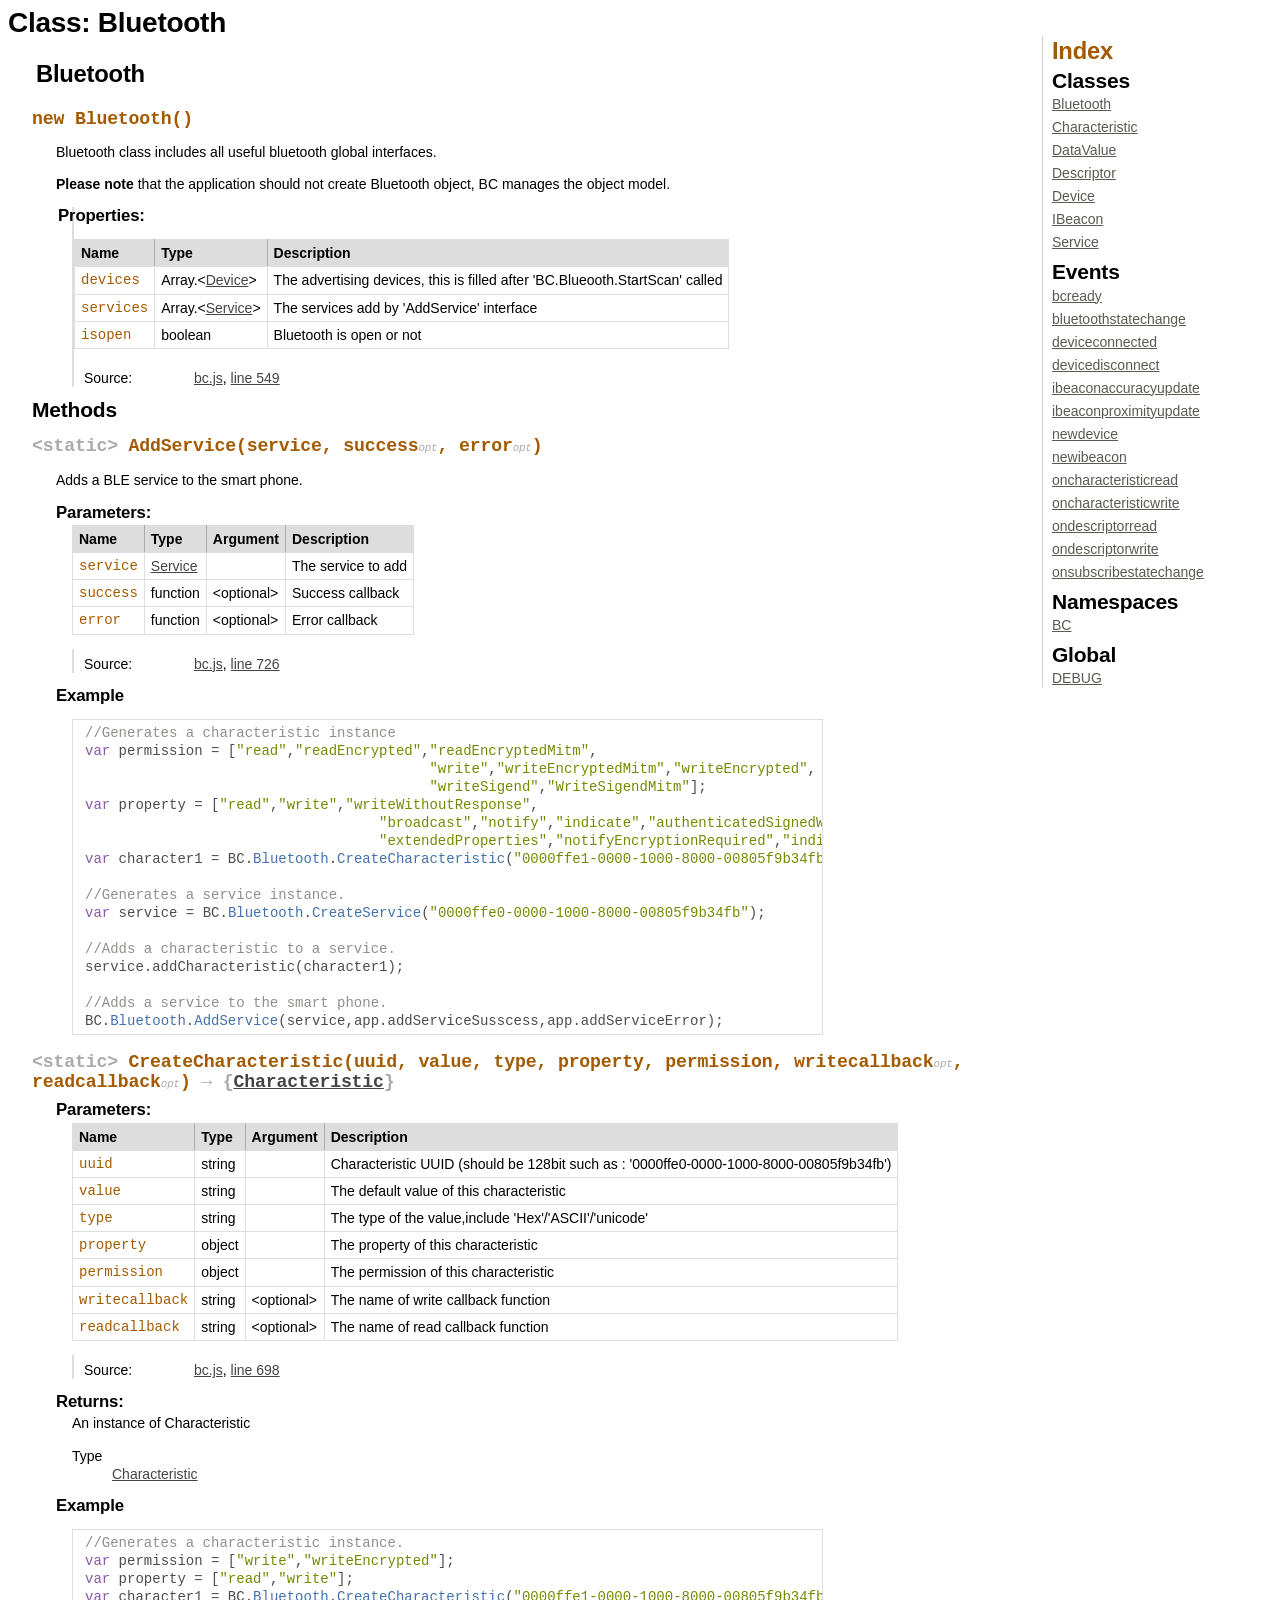
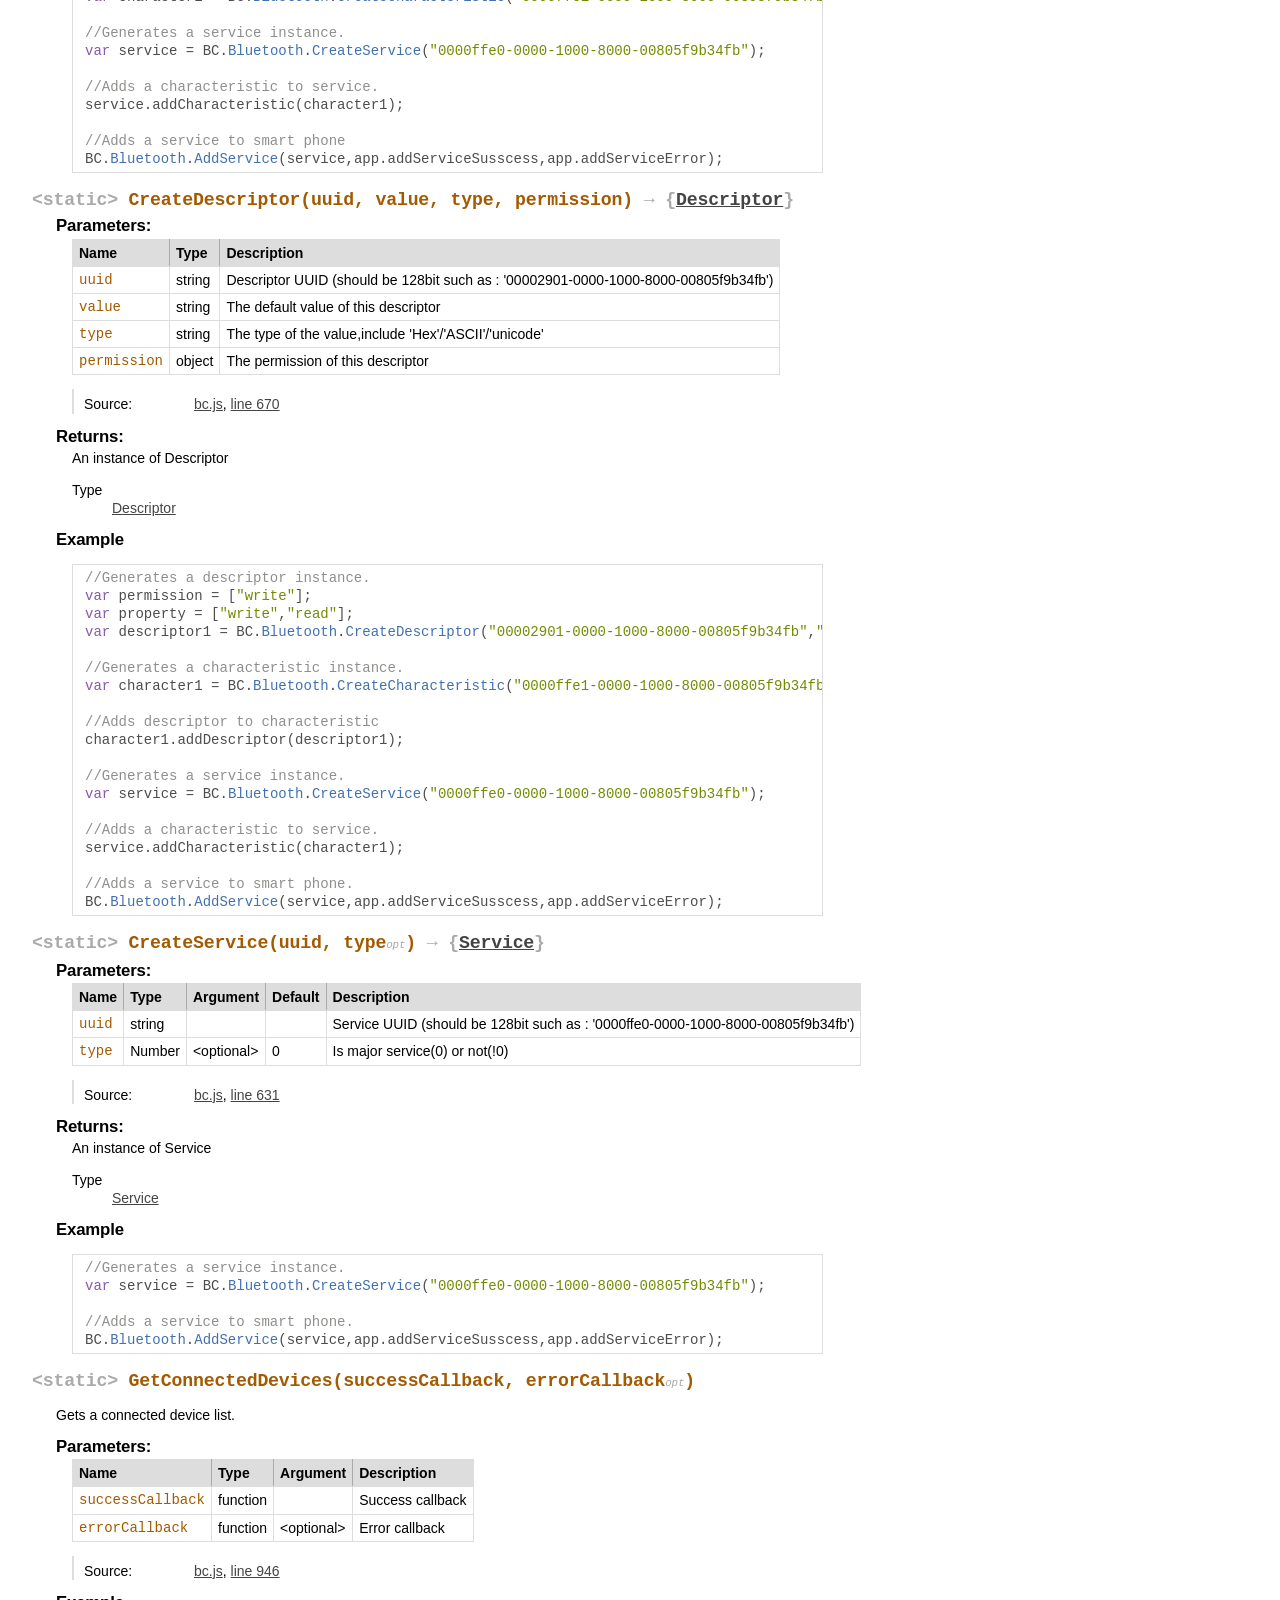
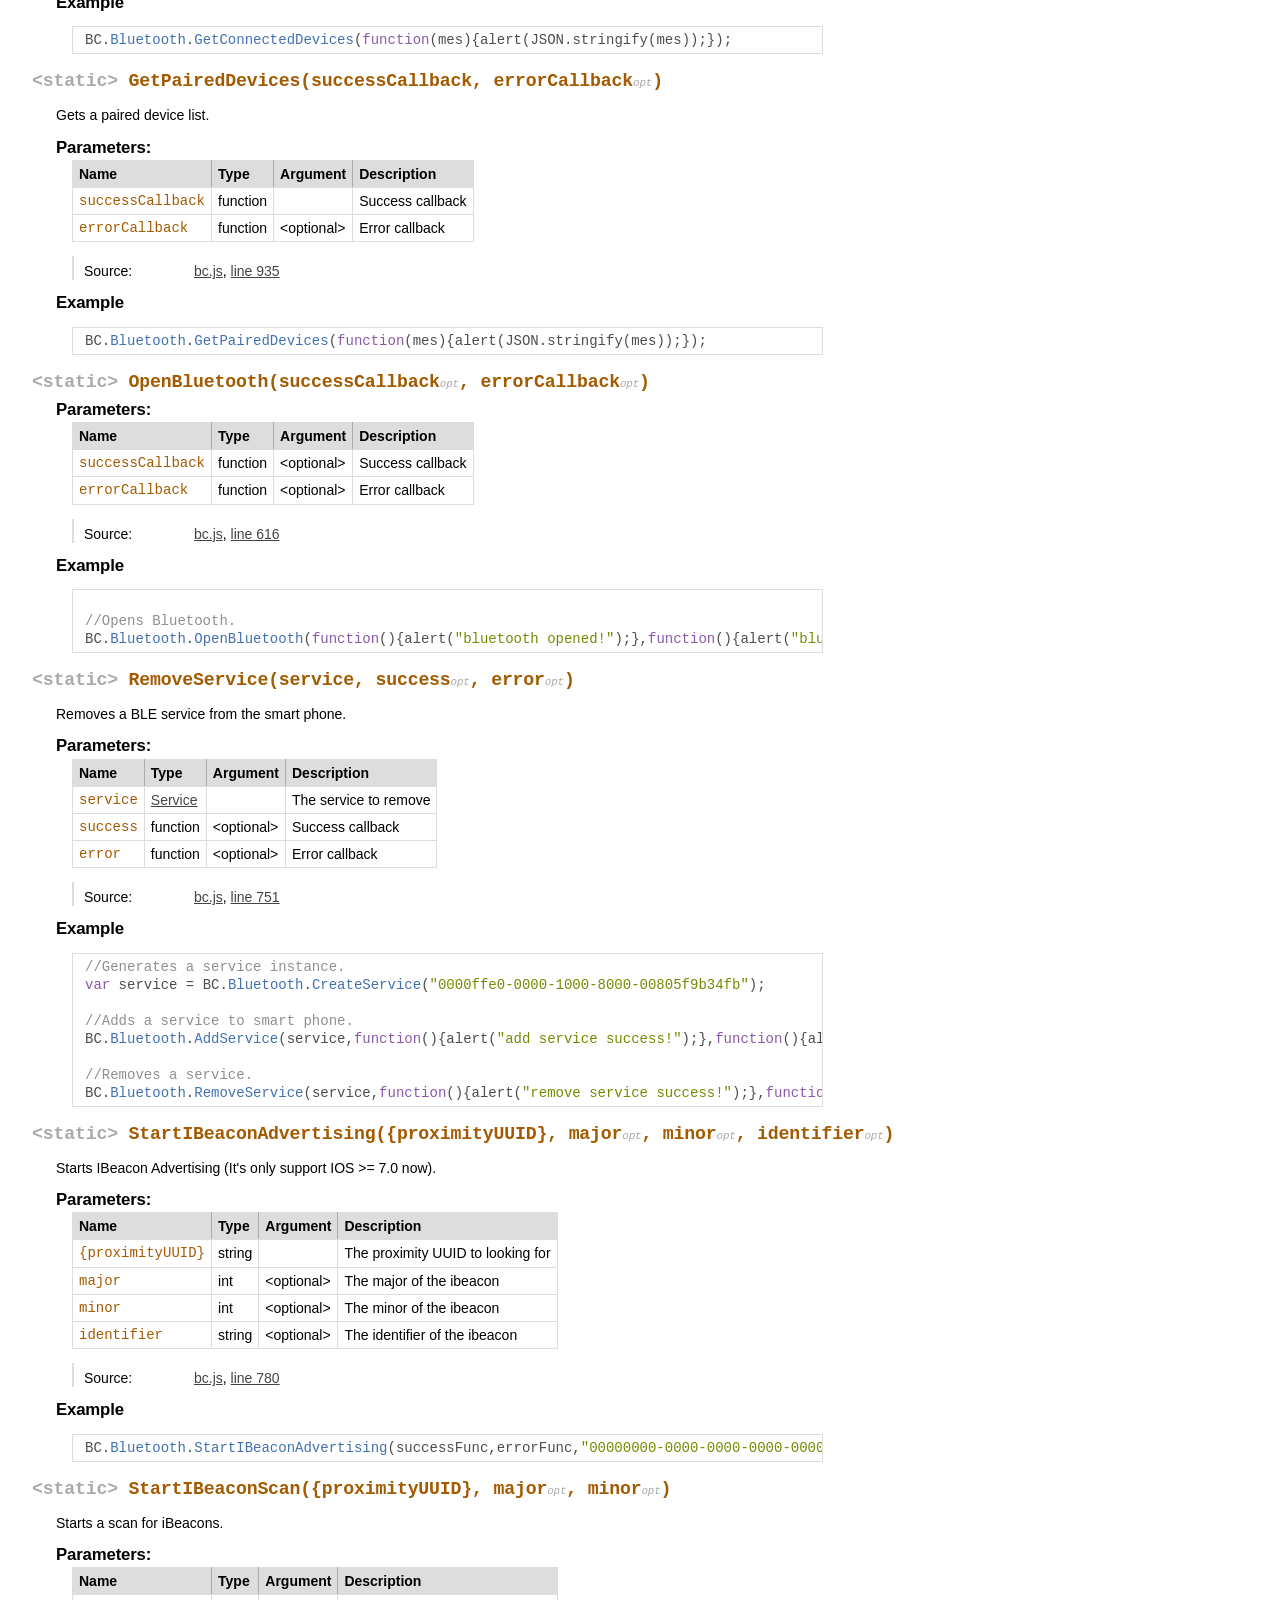
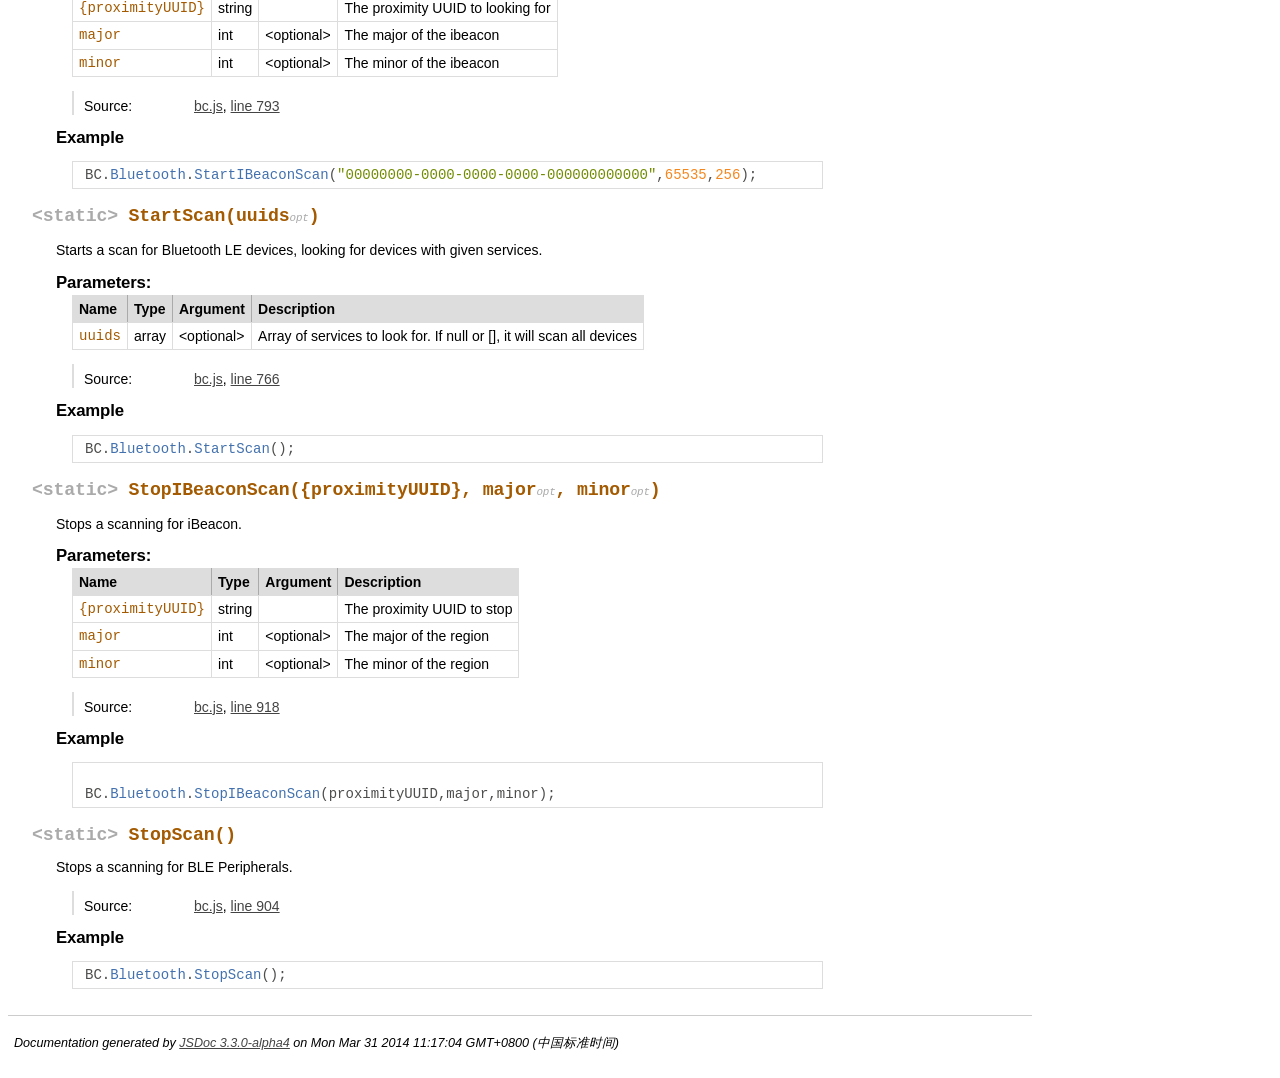
<file: plugins/org.bcsphere.bluetooth/docs/Bluetooth.html>
<!DOCTYPE html>
<html lang="en">
<head>
    <meta charset="utf-8">
    <title>JSDoc: Class: Bluetooth</title>
    
    <script src="scripts/prettify/prettify.js"> </script>
    <script src="scripts/prettify/lang-css.js"> </script>
    <!--[if lt IE 9]>
      <script src="//html5shiv.googlecode.com/svn/trunk/html5.js"></script>
    <![endif]-->
    <link type="text/css" rel="stylesheet" href="styles/prettify-tomorrow.css">
    <link type="text/css" rel="stylesheet" href="styles/jsdoc-default.css">
</head>

<body>

<div id="main">
    
    <h1 class="page-title">Class: Bluetooth</h1>
    
    



<section>
    
<header>
    <h2>
    Bluetooth
    </h2>
    
</header>  

<article>
    <div class="container-overview">
    
    
    
        
<dt>
    <h4 class="name" id="Bluetooth"><span class="type-signature"></span>new Bluetooth<span class="signature">()</span><span class="type-signature"></span></h4>
    
    
</dt>
<dd>
    
    
    <div class="description">
        Bluetooth class includes all useful bluetooth global interfaces. <p><b>Please note</b> that the application should not create Bluetooth object, BC manages the object model.
    </div>
    

    
    
    
    
    
    
    
<dl class="details">
    
        
        <h5 class="subsection-title">Properties:</h5>
        
        <dl>

<table class="props">
    <thead>
	<tr>
		
		<th>Name</th>
		
		
		<th>Type</th>
		
		
		
		
		
		<th class="last">Description</th>
	</tr>
	</thead>
	
	<tbody>
	
	
        <tr>
            
                <td class="name"><code>devices</code></td>
            
            
            <td class="type">
            
                
<span class="param-type">Array.&lt;<a href="Device.html">Device</a>></span>


            
            </td>
            
            
            
            
            
            <td class="description last">The advertising devices, this is filled after 'BC.Blueooth.StartScan' called</td>
        </tr>
	
	
	
        <tr>
            
                <td class="name"><code>services</code></td>
            
            
            <td class="type">
            
                
<span class="param-type">Array.&lt;<a href="Service.html">Service</a>></span>


            
            </td>
            
            
            
            
            
            <td class="description last">The services add by 'AddService' interface</td>
        </tr>
	
	
	
        <tr>
            
                <td class="name"><code>isopen</code></td>
            
            
            <td class="type">
            
                
<span class="param-type">boolean</span>


            
            </td>
            
            
            
            
            
            <td class="description last">Bluetooth is open or not</td>
        </tr>
	
	
	</tbody>
</table></dl>
        
    
        
    
    
    

    
    
    
    
    
    
    
    
    
    
    
    
    
    <dt class="tag-source">Source:</dt>
    <dd class="tag-source"><ul class="dummy"><li>
        <a href="bc.js.html">bc.js</a>, <a href="bc.js.html#line549">line 549</a>
    </li></ul></dd>
    
    
    
    
    
    
    
</dl>

    
    

    

    
    
    
    
    
    
    
</dd>

    
    </div>
    
    
    
    
    
    
    
    
    
    
    
    
    
    
        <h3 class="subsection-title">Methods</h3>
        
        <dl>
            
<dt>
    <h4 class="name" id="AddService"><span class="type-signature">&lt;static> </span>AddService<span class="signature">(service, <span class="optional">success</span>, <span class="optional">error</span>)</span><span class="type-signature"></span></h4>
    
    
</dt>
<dd>
    
    
    <div class="description">
        Adds a BLE service to the smart phone.
    </div>
    

    
    
    
    
    
        <h5>Parameters:</h5>
        

<table class="params">
    <thead>
	<tr>
		
		<th>Name</th>
		
		
		<th>Type</th>
		
		
		<th>Argument</th>
		
		
		
		
		<th class="last">Description</th>
	</tr>
	</thead>
	
	<tbody>
	
	
        <tr>
            
                <td class="name"><code>service</code></td>
            
            
            <td class="type">
            
                
<span class="param-type"><a href="Service.html">Service</a></span>


            
            </td>
            
            
                <td class="attributes">
                
                    
                
                    
                
                </td>
            
            
            
            
            <td class="description last">The service to add</td>
        </tr>
	
	
	
        <tr>
            
                <td class="name"><code>success</code></td>
            
            
            <td class="type">
            
                
<span class="param-type">function</span>


            
            </td>
            
            
                <td class="attributes">
                
                    &lt;optional><br>
                
                    
                
                    
                
                </td>
            
            
            
            
            <td class="description last">Success callback</td>
        </tr>
	
	
	
        <tr>
            
                <td class="name"><code>error</code></td>
            
            
            <td class="type">
            
                
<span class="param-type">function</span>


            
            </td>
            
            
                <td class="attributes">
                
                    &lt;optional><br>
                
                    
                
                    
                
                </td>
            
            
            
            
            <td class="description last">Error callback</td>
        </tr>
	
	
	</tbody>
</table>
    
    
    
<dl class="details">
    
        
    
    
    

    
    
    
    
    
    
    
    
    
    
    
    
    
    <dt class="tag-source">Source:</dt>
    <dd class="tag-source"><ul class="dummy"><li>
        <a href="bc.js.html">bc.js</a>, <a href="bc.js.html#line726">line 726</a>
    </li></ul></dd>
    
    
    
    
    
    
    
</dl>

    
    

    

    
    
    
    
    
    
    
        <h5>Example</h5>
        
    <pre class="prettyprint"><code>//Generates a characteristic instancevar permission = ["read","readEncrypted","readEncryptedMitm",					 "write","writeEncryptedMitm","writeEncrypted",					 "writeSigend","WriteSigendMitm"];			 var property = ["read","write","writeWithoutResponse",				   "broadcast","notify","indicate","authenticatedSignedWrites",				   "extendedProperties","notifyEncryptionRequired","indicateEncryptionRequired"];var character1 = BC.Bluetooth.CreateCharacteristic("0000ffe1-0000-1000-8000-00805f9b34fb","01","Hex",property,permission);//Generates a service instance.var service = BC.Bluetooth.CreateService("0000ffe0-0000-1000-8000-00805f9b34fb");//Adds a characteristic to a service. service.addCharacteristic(character1);//Adds a service to the smart phone.BC.Bluetooth.AddService(service,app.addServiceSusscess,app.addServiceError);</code></pre>

    
</dd>

        
            
<dt>
    <h4 class="name" id="CreateCharacteristic"><span class="type-signature">&lt;static> </span>CreateCharacteristic<span class="signature">(uuid, value, type, property, permission, <span class="optional">writecallback</span>, <span class="optional">readcallback</span>)</span><span class="type-signature"> &rarr; {<a href="Characteristic.html">Characteristic</a>}</span></h4>
    
    
</dt>
<dd>
    
    

    
    
    
    
    
        <h5>Parameters:</h5>
        

<table class="params">
    <thead>
	<tr>
		
		<th>Name</th>
		
		
		<th>Type</th>
		
		
		<th>Argument</th>
		
		
		
		
		<th class="last">Description</th>
	</tr>
	</thead>
	
	<tbody>
	
	
        <tr>
            
                <td class="name"><code>uuid</code></td>
            
            
            <td class="type">
            
                
<span class="param-type">string</span>


            
            </td>
            
            
                <td class="attributes">
                
                    
                
                    
                
                </td>
            
            
            
            
            <td class="description last">Characteristic UUID (should be 128bit such as : '0000ffe0-0000-1000-8000-00805f9b34fb')</td>
        </tr>
	
	
	
        <tr>
            
                <td class="name"><code>value</code></td>
            
            
            <td class="type">
            
                
<span class="param-type">string</span>


            
            </td>
            
            
                <td class="attributes">
                
                    
                
                    
                
                </td>
            
            
            
            
            <td class="description last">The default value of this characteristic</td>
        </tr>
	
	
	
        <tr>
            
                <td class="name"><code>type</code></td>
            
            
            <td class="type">
            
                
<span class="param-type">string</span>


            
            </td>
            
            
                <td class="attributes">
                
                    
                
                    
                
                </td>
            
            
            
            
            <td class="description last">The type of the value,include 'Hex'/'ASCII'/'unicode'</td>
        </tr>
	
	
	
        <tr>
            
                <td class="name"><code>property</code></td>
            
            
            <td class="type">
            
                
<span class="param-type">object</span>


            
            </td>
            
            
                <td class="attributes">
                
                    
                
                    
                
                </td>
            
            
            
            
            <td class="description last">The property of this characteristic</td>
        </tr>
	
	
	
        <tr>
            
                <td class="name"><code>permission</code></td>
            
            
            <td class="type">
            
                
<span class="param-type">object</span>


            
            </td>
            
            
                <td class="attributes">
                
                    
                
                    
                
                </td>
            
            
            
            
            <td class="description last">The permission of this characteristic</td>
        </tr>
	
	
	
        <tr>
            
                <td class="name"><code>writecallback</code></td>
            
            
            <td class="type">
            
                
<span class="param-type">string</span>


            
            </td>
            
            
                <td class="attributes">
                
                    &lt;optional><br>
                
                    
                
                    
                
                </td>
            
            
            
            
            <td class="description last">The name of write callback function</td>
        </tr>
	
	
	
        <tr>
            
                <td class="name"><code>readcallback</code></td>
            
            
            <td class="type">
            
                
<span class="param-type">string</span>


            
            </td>
            
            
                <td class="attributes">
                
                    &lt;optional><br>
                
                    
                
                    
                
                </td>
            
            
            
            
            <td class="description last">The name of read callback function</td>
        </tr>
	
	
	</tbody>
</table>
    
    
    
<dl class="details">
    
        
    
    
    

    
    
    
    
    
    
    
    
    
    
    
    
    
    <dt class="tag-source">Source:</dt>
    <dd class="tag-source"><ul class="dummy"><li>
        <a href="bc.js.html">bc.js</a>, <a href="bc.js.html#line698">line 698</a>
    </li></ul></dd>
    
    
    
    
    
    
    
</dl>

    
    

    

    
    
    
    
    
    <h5>Returns:</h5>
    
            
<div class="param-desc">
    An instance of Characteristic
</div>



<dl>
	<dt>
		Type
	</dt>
	<dd>
		
<span class="param-type"><a href="Characteristic.html">Characteristic</a></span>


	</dd>
</dl>

        
    
    
        <h5>Example</h5>
        
    <pre class="prettyprint"><code>//Generates a characteristic instance.var permission = ["write","writeEncrypted"];			 var property = ["read","write"];var character1 = BC.Bluetooth.CreateCharacteristic("0000ffe1-0000-1000-8000-00805f9b34fb","01","Hex",property,permission);//Generates a service instance.var service = BC.Bluetooth.CreateService("0000ffe0-0000-1000-8000-00805f9b34fb");//Adds a characteristic to service.service.addCharacteristic(character1);//Adds a service to smart phoneBC.Bluetooth.AddService(service,app.addServiceSusscess,app.addServiceError);</code></pre>

    
</dd>

        
            
<dt>
    <h4 class="name" id="CreateDescriptor"><span class="type-signature">&lt;static> </span>CreateDescriptor<span class="signature">(uuid, value, type, permission)</span><span class="type-signature"> &rarr; {<a href="Descriptor.html">Descriptor</a>}</span></h4>
    
    
</dt>
<dd>
    
    

    
    
    
    
    
        <h5>Parameters:</h5>
        

<table class="params">
    <thead>
	<tr>
		
		<th>Name</th>
		
		
		<th>Type</th>
		
		
		
		
		
		<th class="last">Description</th>
	</tr>
	</thead>
	
	<tbody>
	
	
        <tr>
            
                <td class="name"><code>uuid</code></td>
            
            
            <td class="type">
            
                
<span class="param-type">string</span>


            
            </td>
            
            
            
            
            
            <td class="description last">Descriptor UUID (should be 128bit such as : '00002901-0000-1000-8000-00805f9b34fb')</td>
        </tr>
	
	
	
        <tr>
            
                <td class="name"><code>value</code></td>
            
            
            <td class="type">
            
                
<span class="param-type">string</span>


            
            </td>
            
            
            
            
            
            <td class="description last">The default value of this descriptor</td>
        </tr>
	
	
	
        <tr>
            
                <td class="name"><code>type</code></td>
            
            
            <td class="type">
            
                
<span class="param-type">string</span>


            
            </td>
            
            
            
            
            
            <td class="description last">The type of the value,include 'Hex'/'ASCII'/'unicode'</td>
        </tr>
	
	
	
        <tr>
            
                <td class="name"><code>permission</code></td>
            
            
            <td class="type">
            
                
<span class="param-type">object</span>


            
            </td>
            
            
            
            
            
            <td class="description last">The permission of this descriptor</td>
        </tr>
	
	
	</tbody>
</table>
    
    
    
<dl class="details">
    
        
    
    
    

    
    
    
    
    
    
    
    
    
    
    
    
    
    <dt class="tag-source">Source:</dt>
    <dd class="tag-source"><ul class="dummy"><li>
        <a href="bc.js.html">bc.js</a>, <a href="bc.js.html#line670">line 670</a>
    </li></ul></dd>
    
    
    
    
    
    
    
</dl>

    
    

    

    
    
    
    
    
    <h5>Returns:</h5>
    
            
<div class="param-desc">
    An instance of Descriptor
</div>



<dl>
	<dt>
		Type
	</dt>
	<dd>
		
<span class="param-type"><a href="Descriptor.html">Descriptor</a></span>


	</dd>
</dl>

        
    
    
        <h5>Example</h5>
        
    <pre class="prettyprint"><code>//Generates a descriptor instance.var permission = ["write"];var property = ["write","read"];var descriptor1 = BC.Bluetooth.CreateDescriptor("00002901-0000-1000-8000-00805f9b34fb","00","Hex",permission);//Generates a characteristic instance.var character1 = BC.Bluetooth.CreateCharacteristic("0000ffe1-0000-1000-8000-00805f9b34fb","01","Hex",property,permission);//Adds descriptor to characteristiccharacter1.addDescriptor(descriptor1);//Generates a service instance.var service = BC.Bluetooth.CreateService("0000ffe0-0000-1000-8000-00805f9b34fb");//Adds a characteristic to service.service.addCharacteristic(character1);//Adds a service to smart phone.BC.Bluetooth.AddService(service,app.addServiceSusscess,app.addServiceError);</code></pre>

    
</dd>

        
            
<dt>
    <h4 class="name" id="CreateService"><span class="type-signature">&lt;static> </span>CreateService<span class="signature">(uuid, <span class="optional">type</span>)</span><span class="type-signature"> &rarr; {<a href="Service.html">Service</a>}</span></h4>
    
    
</dt>
<dd>
    
    

    
    
    
    
    
        <h5>Parameters:</h5>
        

<table class="params">
    <thead>
	<tr>
		
		<th>Name</th>
		
		
		<th>Type</th>
		
		
		<th>Argument</th>
		
		
		
		<th>Default</th>
		
		
		<th class="last">Description</th>
	</tr>
	</thead>
	
	<tbody>
	
	
        <tr>
            
                <td class="name"><code>uuid</code></td>
            
            
            <td class="type">
            
                
<span class="param-type">string</span>


            
            </td>
            
            
                <td class="attributes">
                
                    
                
                    
                
                </td>
            
            
            
                <td class="default">
                
                </td>
            
            
            <td class="description last">Service UUID (should be 128bit such as : '0000ffe0-0000-1000-8000-00805f9b34fb')</td>
        </tr>
	
	
	
        <tr>
            
                <td class="name"><code>type</code></td>
            
            
            <td class="type">
            
                
<span class="param-type">Number</span>


            
            </td>
            
            
                <td class="attributes">
                
                    &lt;optional><br>
                
                    
                
                    
                
                </td>
            
            
            
                <td class="default">
                
                    0
                
                </td>
            
            
            <td class="description last">Is major service(0) or not(!0)</td>
        </tr>
	
	
	</tbody>
</table>
    
    
    
<dl class="details">
    
        
    
    
    

    
    
    
    
    
    
    
    
    
    
    
    
    
    <dt class="tag-source">Source:</dt>
    <dd class="tag-source"><ul class="dummy"><li>
        <a href="bc.js.html">bc.js</a>, <a href="bc.js.html#line631">line 631</a>
    </li></ul></dd>
    
    
    
    
    
    
    
</dl>

    
    

    

    
    
    
    
    
    <h5>Returns:</h5>
    
            
<div class="param-desc">
    An instance of Service
</div>



<dl>
	<dt>
		Type
	</dt>
	<dd>
		
<span class="param-type"><a href="Service.html">Service</a></span>


	</dd>
</dl>

        
    
    
        <h5>Example</h5>
        
    <pre class="prettyprint"><code>//Generates a service instance.var service = BC.Bluetooth.CreateService("0000ffe0-0000-1000-8000-00805f9b34fb");//Adds a service to smart phone.BC.Bluetooth.AddService(service,app.addServiceSusscess,app.addServiceError);</code></pre>

    
</dd>

        
            
<dt>
    <h4 class="name" id="GetConnectedDevices"><span class="type-signature">&lt;static> </span>GetConnectedDevices<span class="signature">(successCallback, <span class="optional">errorCallback</span>)</span><span class="type-signature"></span></h4>
    
    
</dt>
<dd>
    
    
    <div class="description">
        Gets a connected device list.
    </div>
    

    
    
    
    
    
        <h5>Parameters:</h5>
        

<table class="params">
    <thead>
	<tr>
		
		<th>Name</th>
		
		
		<th>Type</th>
		
		
		<th>Argument</th>
		
		
		
		
		<th class="last">Description</th>
	</tr>
	</thead>
	
	<tbody>
	
	
        <tr>
            
                <td class="name"><code>successCallback</code></td>
            
            
            <td class="type">
            
                
<span class="param-type">function</span>


            
            </td>
            
            
                <td class="attributes">
                
                    
                
                    
                
                </td>
            
            
            
            
            <td class="description last">Success callback</td>
        </tr>
	
	
	
        <tr>
            
                <td class="name"><code>errorCallback</code></td>
            
            
            <td class="type">
            
                
<span class="param-type">function</span>


            
            </td>
            
            
                <td class="attributes">
                
                    &lt;optional><br>
                
                    
                
                    
                
                </td>
            
            
            
            
            <td class="description last">Error callback</td>
        </tr>
	
	
	</tbody>
</table>
    
    
    
<dl class="details">
    
        
    
    
    

    
    
    
    
    
    
    
    
    
    
    
    
    
    <dt class="tag-source">Source:</dt>
    <dd class="tag-source"><ul class="dummy"><li>
        <a href="bc.js.html">bc.js</a>, <a href="bc.js.html#line946">line 946</a>
    </li></ul></dd>
    
    
    
    
    
    
    
</dl>

    
    

    

    
    
    
    
    
    
    
        <h5>Example</h5>
        
    <pre class="prettyprint"><code>BC.Bluetooth.GetConnectedDevices(function(mes){alert(JSON.stringify(mes));});</code></pre>

    
</dd>

        
            
<dt>
    <h4 class="name" id="GetPairedDevices"><span class="type-signature">&lt;static> </span>GetPairedDevices<span class="signature">(successCallback, <span class="optional">errorCallback</span>)</span><span class="type-signature"></span></h4>
    
    
</dt>
<dd>
    
    
    <div class="description">
        Gets a paired device list.
    </div>
    

    
    
    
    
    
        <h5>Parameters:</h5>
        

<table class="params">
    <thead>
	<tr>
		
		<th>Name</th>
		
		
		<th>Type</th>
		
		
		<th>Argument</th>
		
		
		
		
		<th class="last">Description</th>
	</tr>
	</thead>
	
	<tbody>
	
	
        <tr>
            
                <td class="name"><code>successCallback</code></td>
            
            
            <td class="type">
            
                
<span class="param-type">function</span>


            
            </td>
            
            
                <td class="attributes">
                
                    
                
                    
                
                </td>
            
            
            
            
            <td class="description last">Success callback</td>
        </tr>
	
	
	
        <tr>
            
                <td class="name"><code>errorCallback</code></td>
            
            
            <td class="type">
            
                
<span class="param-type">function</span>


            
            </td>
            
            
                <td class="attributes">
                
                    &lt;optional><br>
                
                    
                
                    
                
                </td>
            
            
            
            
            <td class="description last">Error callback</td>
        </tr>
	
	
	</tbody>
</table>
    
    
    
<dl class="details">
    
        
    
    
    

    
    
    
    
    
    
    
    
    
    
    
    
    
    <dt class="tag-source">Source:</dt>
    <dd class="tag-source"><ul class="dummy"><li>
        <a href="bc.js.html">bc.js</a>, <a href="bc.js.html#line935">line 935</a>
    </li></ul></dd>
    
    
    
    
    
    
    
</dl>

    
    

    

    
    
    
    
    
    
    
        <h5>Example</h5>
        
    <pre class="prettyprint"><code>BC.Bluetooth.GetPairedDevices(function(mes){alert(JSON.stringify(mes));});</code></pre>

    
</dd>

        
            
<dt>
    <h4 class="name" id="OpenBluetooth"><span class="type-signature">&lt;static> </span>OpenBluetooth<span class="signature">(<span class="optional">successCallback</span>, <span class="optional">errorCallback</span>)</span><span class="type-signature"></span></h4>
    
    
</dt>
<dd>
    
    

    
    
    
    
    
        <h5>Parameters:</h5>
        

<table class="params">
    <thead>
	<tr>
		
		<th>Name</th>
		
		
		<th>Type</th>
		
		
		<th>Argument</th>
		
		
		
		
		<th class="last">Description</th>
	</tr>
	</thead>
	
	<tbody>
	
	
        <tr>
            
                <td class="name"><code>successCallback</code></td>
            
            
            <td class="type">
            
                
<span class="param-type">function</span>


            
            </td>
            
            
                <td class="attributes">
                
                    &lt;optional><br>
                
                    
                
                    
                
                </td>
            
            
            
            
            <td class="description last">Success callback</td>
        </tr>
	
	
	
        <tr>
            
                <td class="name"><code>errorCallback</code></td>
            
            
            <td class="type">
            
                
<span class="param-type">function</span>


            
            </td>
            
            
                <td class="attributes">
                
                    &lt;optional><br>
                
                    
                
                    
                
                </td>
            
            
            
            
            <td class="description last">Error callback</td>
        </tr>
	
	
	</tbody>
</table>
    
    
    
<dl class="details">
    
        
    
    
    

    
    
    
    
    
    
    
    
    
    
    
    
    
    <dt class="tag-source">Source:</dt>
    <dd class="tag-source"><ul class="dummy"><li>
        <a href="bc.js.html">bc.js</a>, <a href="bc.js.html#line616">line 616</a>
    </li></ul></dd>
    
    
    
    
    
    
    
</dl>

    
    

    

    
    
    
    
    
    
    
        <h5>Example</h5>
        
    <pre class="prettyprint"><code>//Opens Bluetooth.BC.Bluetooth.OpenBluetooth(function(){alert("bluetooth opened!");},function(){alert("bluetooth open error!");});</code></pre>

    
</dd>

        
            
<dt>
    <h4 class="name" id="RemoveService"><span class="type-signature">&lt;static> </span>RemoveService<span class="signature">(service, <span class="optional">success</span>, <span class="optional">error</span>)</span><span class="type-signature"></span></h4>
    
    
</dt>
<dd>
    
    
    <div class="description">
        Removes a BLE service from the smart phone.
    </div>
    

    
    
    
    
    
        <h5>Parameters:</h5>
        

<table class="params">
    <thead>
	<tr>
		
		<th>Name</th>
		
		
		<th>Type</th>
		
		
		<th>Argument</th>
		
		
		
		
		<th class="last">Description</th>
	</tr>
	</thead>
	
	<tbody>
	
	
        <tr>
            
                <td class="name"><code>service</code></td>
            
            
            <td class="type">
            
                
<span class="param-type"><a href="Service.html">Service</a></span>


            
            </td>
            
            
                <td class="attributes">
                
                    
                
                    
                
                </td>
            
            
            
            
            <td class="description last">The service to remove</td>
        </tr>
	
	
	
        <tr>
            
                <td class="name"><code>success</code></td>
            
            
            <td class="type">
            
                
<span class="param-type">function</span>


            
            </td>
            
            
                <td class="attributes">
                
                    &lt;optional><br>
                
                    
                
                    
                
                </td>
            
            
            
            
            <td class="description last">Success callback</td>
        </tr>
	
	
	
        <tr>
            
                <td class="name"><code>error</code></td>
            
            
            <td class="type">
            
                
<span class="param-type">function</span>


            
            </td>
            
            
                <td class="attributes">
                
                    &lt;optional><br>
                
                    
                
                    
                
                </td>
            
            
            
            
            <td class="description last">Error callback</td>
        </tr>
	
	
	</tbody>
</table>
    
    
    
<dl class="details">
    
        
    
    
    

    
    
    
    
    
    
    
    
    
    
    
    
    
    <dt class="tag-source">Source:</dt>
    <dd class="tag-source"><ul class="dummy"><li>
        <a href="bc.js.html">bc.js</a>, <a href="bc.js.html#line751">line 751</a>
    </li></ul></dd>
    
    
    
    
    
    
    
</dl>

    
    

    

    
    
    
    
    
    
    
        <h5>Example</h5>
        
    <pre class="prettyprint"><code>//Generates a service instance.var service = BC.Bluetooth.CreateService("0000ffe0-0000-1000-8000-00805f9b34fb");//Adds a service to smart phone.BC.Bluetooth.AddService(service,function(){alert("add service success!");},function(){alert("add service error!");});//Removes a service. BC.Bluetooth.RemoveService(service,function(){alert("remove service success!");},function(){alert("remove service error!");});</code></pre>

    
</dd>

        
            
<dt>
    <h4 class="name" id="StartIBeaconAdvertising"><span class="type-signature">&lt;static> </span>StartIBeaconAdvertising<span class="signature">({proximityUUID}, <span class="optional">major</span>, <span class="optional">minor</span>, <span class="optional">identifier</span>)</span><span class="type-signature"></span></h4>
    
    
</dt>
<dd>
    
    
    <div class="description">
        Starts IBeacon Advertising (It's only support IOS >= 7.0 now).
    </div>
    

    
    
    
    
    
        <h5>Parameters:</h5>
        

<table class="params">
    <thead>
	<tr>
		
		<th>Name</th>
		
		
		<th>Type</th>
		
		
		<th>Argument</th>
		
		
		
		
		<th class="last">Description</th>
	</tr>
	</thead>
	
	<tbody>
	
	
        <tr>
            
                <td class="name"><code>{proximityUUID}</code></td>
            
            
            <td class="type">
            
                
<span class="param-type">string</span>


            
            </td>
            
            
                <td class="attributes">
                
                    
                
                    
                
                </td>
            
            
            
            
            <td class="description last">The proximity UUID to looking for</td>
        </tr>
	
	
	
        <tr>
            
                <td class="name"><code>major</code></td>
            
            
            <td class="type">
            
                
<span class="param-type">int</span>


            
            </td>
            
            
                <td class="attributes">
                
                    &lt;optional><br>
                
                    
                
                    
                
                </td>
            
            
            
            
            <td class="description last">The major of the ibeacon</td>
        </tr>
	
	
	
        <tr>
            
                <td class="name"><code>minor</code></td>
            
            
            <td class="type">
            
                
<span class="param-type">int</span>


            
            </td>
            
            
                <td class="attributes">
                
                    &lt;optional><br>
                
                    
                
                    
                
                </td>
            
            
            
            
            <td class="description last">The minor of the ibeacon</td>
        </tr>
	
	
	
        <tr>
            
                <td class="name"><code>identifier</code></td>
            
            
            <td class="type">
            
                
<span class="param-type">string</span>


            
            </td>
            
            
                <td class="attributes">
                
                    &lt;optional><br>
                
                    
                
                    
                
                </td>
            
            
            
            
            <td class="description last">The identifier of the ibeacon</td>
        </tr>
	
	
	</tbody>
</table>
    
    
    
<dl class="details">
    
        
    
    
    

    
    
    
    
    
    
    
    
    
    
    
    
    
    <dt class="tag-source">Source:</dt>
    <dd class="tag-source"><ul class="dummy"><li>
        <a href="bc.js.html">bc.js</a>, <a href="bc.js.html#line780">line 780</a>
    </li></ul></dd>
    
    
    
    
    
    
    
</dl>

    
    

    

    
    
    
    
    
    
    
        <h5>Example</h5>
        
    <pre class="prettyprint"><code>BC.Bluetooth.StartIBeaconAdvertising(successFunc,errorFunc,"00000000-0000-0000-0000-000000000000",200,300,"iBeacon Name");</code></pre>

    
</dd>

        
            
<dt>
    <h4 class="name" id="StartIBeaconScan"><span class="type-signature">&lt;static> </span>StartIBeaconScan<span class="signature">({proximityUUID}, <span class="optional">major</span>, <span class="optional">minor</span>)</span><span class="type-signature"></span></h4>
    
    
</dt>
<dd>
    
    
    <div class="description">
        Starts a scan for iBeacons.
    </div>
    

    
    
    
    
    
        <h5>Parameters:</h5>
        

<table class="params">
    <thead>
	<tr>
		
		<th>Name</th>
		
		
		<th>Type</th>
		
		
		<th>Argument</th>
		
		
		
		
		<th class="last">Description</th>
	</tr>
	</thead>
	
	<tbody>
	
	
        <tr>
            
                <td class="name"><code>{proximityUUID}</code></td>
            
            
            <td class="type">
            
                
<span class="param-type">string</span>


            
            </td>
            
            
                <td class="attributes">
                
                    
                
                    
                
                </td>
            
            
            
            
            <td class="description last">The proximity UUID to looking for</td>
        </tr>
	
	
	
        <tr>
            
                <td class="name"><code>major</code></td>
            
            
            <td class="type">
            
                
<span class="param-type">int</span>


            
            </td>
            
            
                <td class="attributes">
                
                    &lt;optional><br>
                
                    
                
                    
                
                </td>
            
            
            
            
            <td class="description last">The major of the ibeacon</td>
        </tr>
	
	
	
        <tr>
            
                <td class="name"><code>minor</code></td>
            
            
            <td class="type">
            
                
<span class="param-type">int</span>


            
            </td>
            
            
                <td class="attributes">
                
                    &lt;optional><br>
                
                    
                
                    
                
                </td>
            
            
            
            
            <td class="description last">The minor of the ibeacon</td>
        </tr>
	
	
	</tbody>
</table>
    
    
    
<dl class="details">
    
        
    
    
    

    
    
    
    
    
    
    
    
    
    
    
    
    
    <dt class="tag-source">Source:</dt>
    <dd class="tag-source"><ul class="dummy"><li>
        <a href="bc.js.html">bc.js</a>, <a href="bc.js.html#line793">line 793</a>
    </li></ul></dd>
    
    
    
    
    
    
    
</dl>

    
    

    

    
    
    
    
    
    
    
        <h5>Example</h5>
        
    <pre class="prettyprint"><code>BC.Bluetooth.StartIBeaconScan("00000000-0000-0000-0000-000000000000",65535,256);</code></pre>

    
</dd>

        
            
<dt>
    <h4 class="name" id="StartScan"><span class="type-signature">&lt;static> </span>StartScan<span class="signature">(<span class="optional">uuids</span>)</span><span class="type-signature"></span></h4>
    
    
</dt>
<dd>
    
    
    <div class="description">
        Starts a scan for Bluetooth LE devices, looking for devices with given services.
    </div>
    

    
    
    
    
    
        <h5>Parameters:</h5>
        

<table class="params">
    <thead>
	<tr>
		
		<th>Name</th>
		
		
		<th>Type</th>
		
		
		<th>Argument</th>
		
		
		
		
		<th class="last">Description</th>
	</tr>
	</thead>
	
	<tbody>
	
	
        <tr>
            
                <td class="name"><code>uuids</code></td>
            
            
            <td class="type">
            
                
<span class="param-type">array</span>


            
            </td>
            
            
                <td class="attributes">
                
                    &lt;optional><br>
                
                    
                
                    
                
                </td>
            
            
            
            
            <td class="description last">Array of services to look for. If null or [], it will scan all devices</td>
        </tr>
	
	
	</tbody>
</table>
    
    
    
<dl class="details">
    
        
    
    
    

    
    
    
    
    
    
    
    
    
    
    
    
    
    <dt class="tag-source">Source:</dt>
    <dd class="tag-source"><ul class="dummy"><li>
        <a href="bc.js.html">bc.js</a>, <a href="bc.js.html#line766">line 766</a>
    </li></ul></dd>
    
    
    
    
    
    
    
</dl>

    
    

    

    
    
    
    
    
    
    
        <h5>Example</h5>
        
    <pre class="prettyprint"><code>BC.Bluetooth.StartScan();</code></pre>

    
</dd>

        
            
<dt>
    <h4 class="name" id="StopIBeaconScan"><span class="type-signature">&lt;static> </span>StopIBeaconScan<span class="signature">({proximityUUID}, <span class="optional">major</span>, <span class="optional">minor</span>)</span><span class="type-signature"></span></h4>
    
    
</dt>
<dd>
    
    
    <div class="description">
        Stops a scanning for iBeacon.
    </div>
    

    
    
    
    
    
        <h5>Parameters:</h5>
        

<table class="params">
    <thead>
	<tr>
		
		<th>Name</th>
		
		
		<th>Type</th>
		
		
		<th>Argument</th>
		
		
		
		
		<th class="last">Description</th>
	</tr>
	</thead>
	
	<tbody>
	
	
        <tr>
            
                <td class="name"><code>{proximityUUID}</code></td>
            
            
            <td class="type">
            
                
<span class="param-type">string</span>


            
            </td>
            
            
                <td class="attributes">
                
                    
                
                    
                
                </td>
            
            
            
            
            <td class="description last">The proximity UUID to stop</td>
        </tr>
	
	
	
        <tr>
            
                <td class="name"><code>major</code></td>
            
            
            <td class="type">
            
                
<span class="param-type">int</span>


            
            </td>
            
            
                <td class="attributes">
                
                    &lt;optional><br>
                
                    
                
                    
                
                </td>
            
            
            
            
            <td class="description last">The major of the region</td>
        </tr>
	
	
	
        <tr>
            
                <td class="name"><code>minor</code></td>
            
            
            <td class="type">
            
                
<span class="param-type">int</span>


            
            </td>
            
            
                <td class="attributes">
                
                    &lt;optional><br>
                
                    
                
                    
                
                </td>
            
            
            
            
            <td class="description last">The minor of the region</td>
        </tr>
	
	
	</tbody>
</table>
    
    
    
<dl class="details">
    
        
    
    
    

    
    
    
    
    
    
    
    
    
    
    
    
    
    <dt class="tag-source">Source:</dt>
    <dd class="tag-source"><ul class="dummy"><li>
        <a href="bc.js.html">bc.js</a>, <a href="bc.js.html#line918">line 918</a>
    </li></ul></dd>
    
    
    
    
    
    
    
</dl>

    
    

    

    
    
    
    
    
    
    
        <h5>Example</h5>
        
    <pre class="prettyprint"><code>BC.Bluetooth.StopIBeaconScan(proximityUUID,major,minor);</code></pre>

    
</dd>

        
            
<dt>
    <h4 class="name" id="StopScan"><span class="type-signature">&lt;static> </span>StopScan<span class="signature">()</span><span class="type-signature"></span></h4>
    
    
</dt>
<dd>
    
    
    <div class="description">
        Stops a scanning for BLE Peripherals.
    </div>
    

    
    
    
    
    
    
    
<dl class="details">
    
        
    
    
    

    
    
    
    
    
    
    
    
    
    
    
    
    
    <dt class="tag-source">Source:</dt>
    <dd class="tag-source"><ul class="dummy"><li>
        <a href="bc.js.html">bc.js</a>, <a href="bc.js.html#line904">line 904</a>
    </li></ul></dd>
    
    
    
    
    
    
    
</dl>

    
    

    

    
    
    
    
    
    
    
        <h5>Example</h5>
        
    <pre class="prettyprint"><code>BC.Bluetooth.StopScan();</code></pre>

    
</dd>

        </dl>
    
    
    
    
    
</article>

</section>  




</div>

<nav>
    <h2><a href="index.html">Index</a></h2><h3>Classes</h3><ul><li><a href="Bluetooth.html">Bluetooth</a></li><li><a href="Characteristic.html">Characteristic</a></li><li><a href="DataValue.html">DataValue</a></li><li><a href="Descriptor.html">Descriptor</a></li><li><a href="Device.html">Device</a></li><li><a href="IBeacon.html">IBeacon</a></li><li><a href="Service.html">Service</a></li></ul><h3>Events</h3><ul><li><a href="global.html#event:bcready">bcready</a></li><li><a href="global.html#event:bluetoothstatechange">bluetoothstatechange</a></li><li><a href="global.html#event:deviceconnected">deviceconnected</a></li><li><a href="global.html#event:devicedisconnect">devicedisconnect</a></li><li><a href="global.html#event:ibeaconaccuracyupdate">ibeaconaccuracyupdate</a></li><li><a href="global.html#event:ibeaconproximityupdate">ibeaconproximityupdate</a></li><li><a href="global.html#event:newdevice">newdevice</a></li><li><a href="global.html#event:newibeacon">newibeacon</a></li><li><a href="global.html#event:oncharacteristicread">oncharacteristicread</a></li><li><a href="global.html#event:oncharacteristicwrite">oncharacteristicwrite</a></li><li><a href="global.html#event:ondescriptorread">ondescriptorread</a></li><li><a href="global.html#event:ondescriptorwrite">ondescriptorwrite</a></li><li><a href="global.html#event:onsubscribestatechange">onsubscribestatechange</a></li></ul><h3>Namespaces</h3><ul><li><a href="BC.html">BC</a></li></ul><h3>Global</h3><ul><li><a href="global.html#DEBUG">DEBUG</a></li></ul>
</nav>

<br clear="both">

<footer>
    Documentation generated by <a href="https://github.com/jsdoc3/jsdoc">JSDoc 3.3.0-alpha4</a> on Mon Mar 31 2014 11:17:04 GMT+0800 (中国标准时间)
</footer>

<script> prettyPrint(); </script>
<script src="scripts/linenumber.js"> </script>
</body>
</html>
</file>
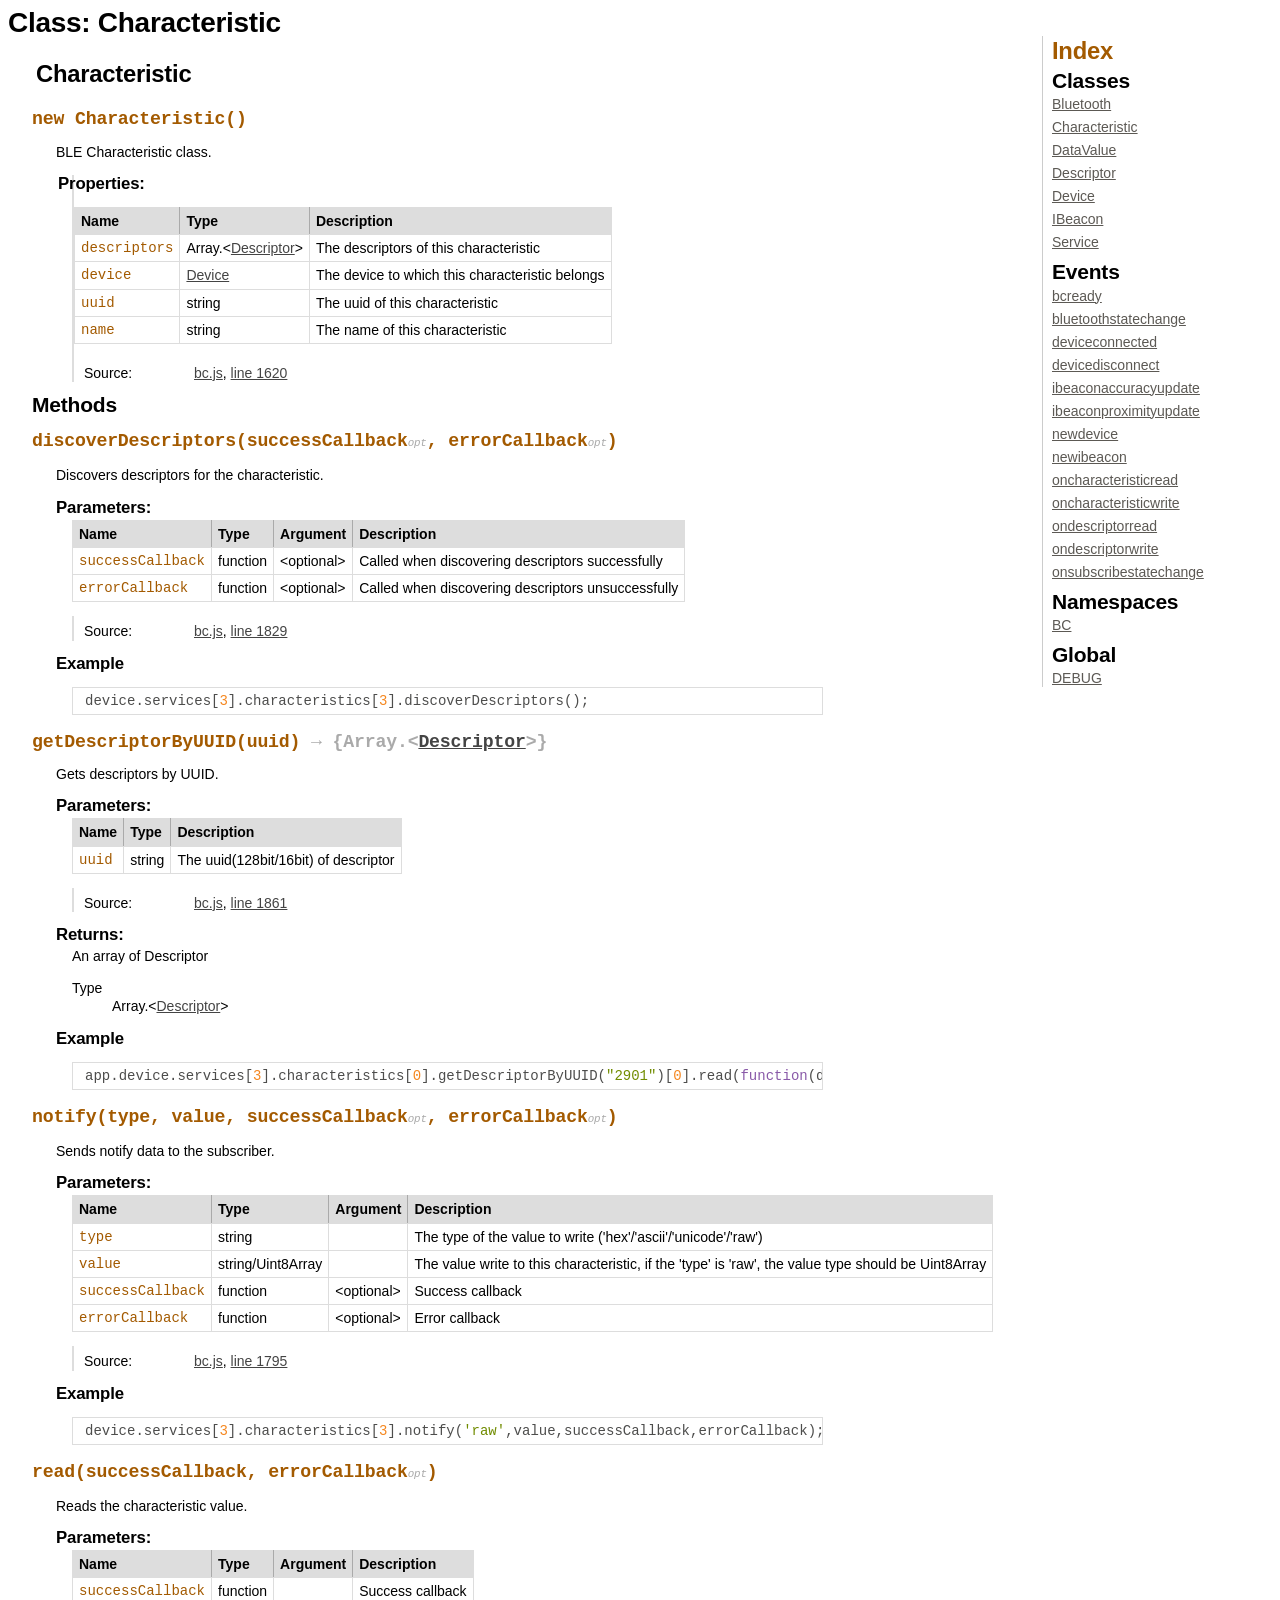
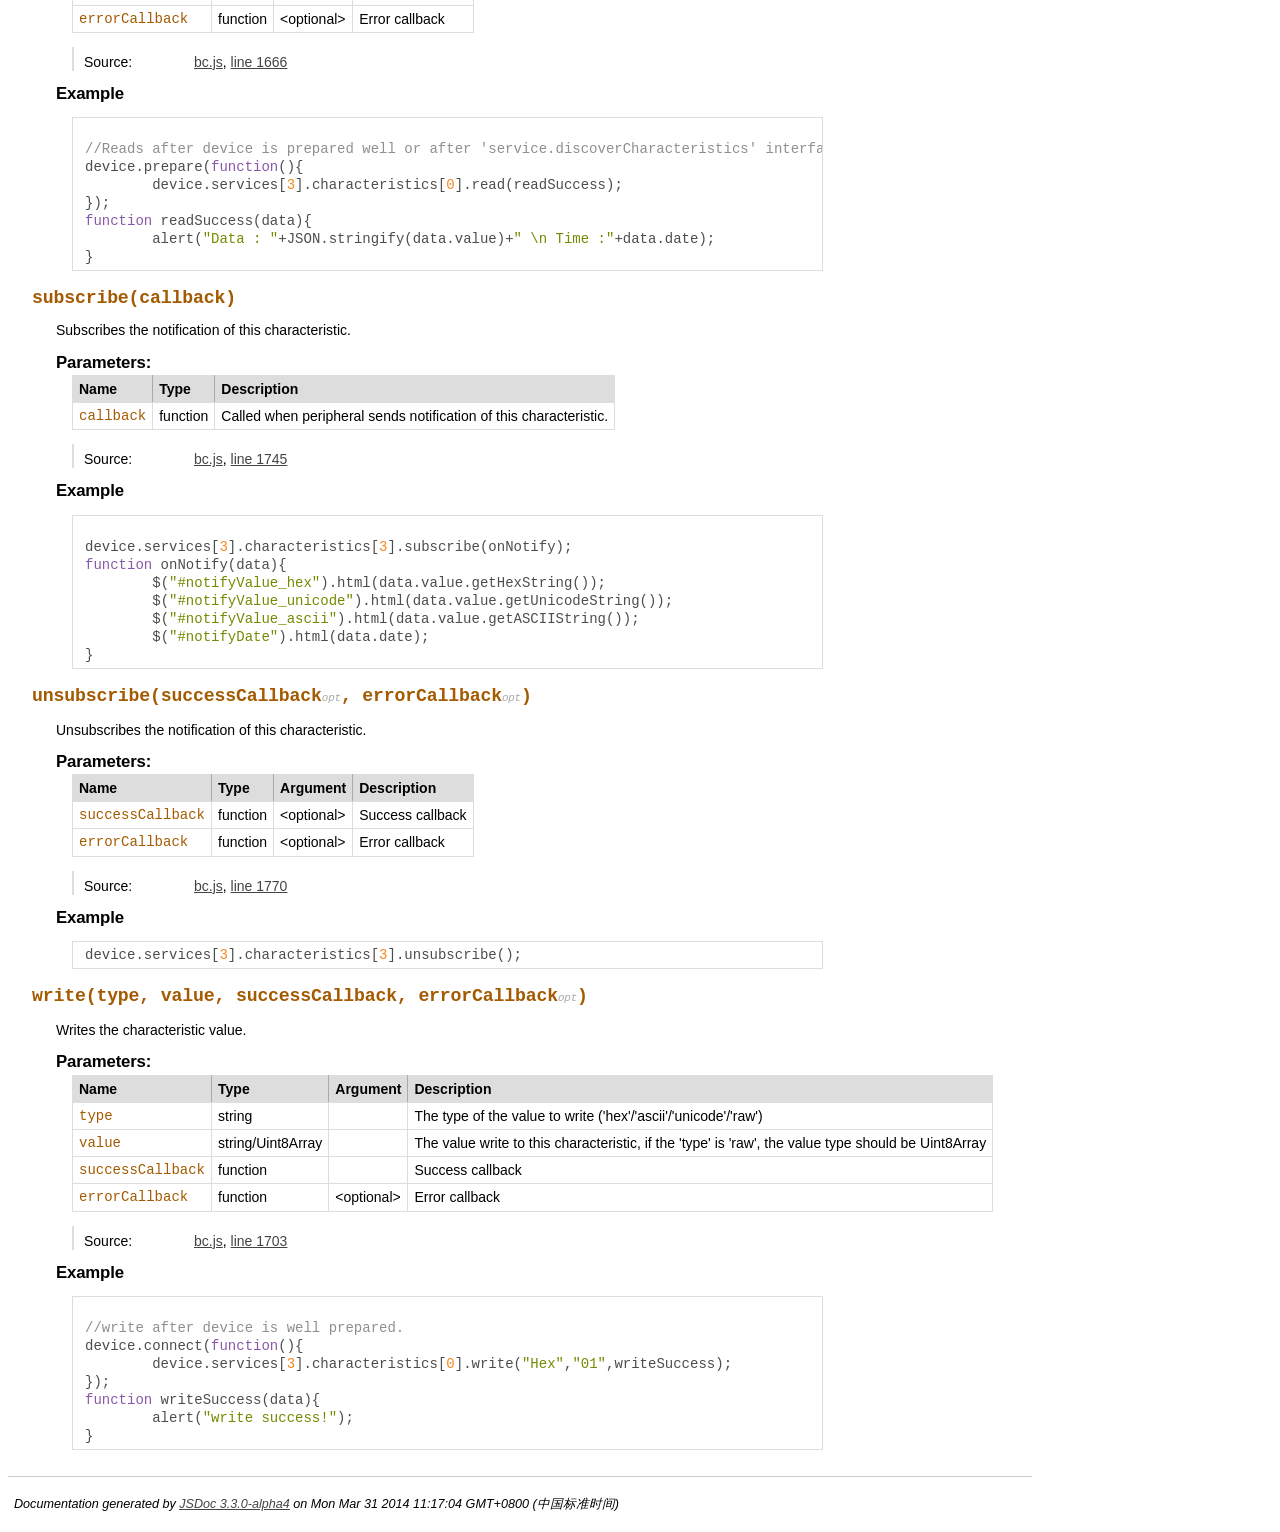
<file: plugins/org.bcsphere.bluetooth/docs/Characteristic.html>
<!DOCTYPE html>
<html lang="en">
<head>
    <meta charset="utf-8">
    <title>JSDoc: Class: Characteristic</title>
    
    <script src="scripts/prettify/prettify.js"> </script>
    <script src="scripts/prettify/lang-css.js"> </script>
    <!--[if lt IE 9]>
      <script src="//html5shiv.googlecode.com/svn/trunk/html5.js"></script>
    <![endif]-->
    <link type="text/css" rel="stylesheet" href="styles/prettify-tomorrow.css">
    <link type="text/css" rel="stylesheet" href="styles/jsdoc-default.css">
</head>

<body>

<div id="main">
    
    <h1 class="page-title">Class: Characteristic</h1>
    
    



<section>
    
<header>
    <h2>
    Characteristic
    </h2>
    
</header>  

<article>
    <div class="container-overview">
    
    
    
        
<dt>
    <h4 class="name" id="Characteristic"><span class="type-signature"></span>new Characteristic<span class="signature">()</span><span class="type-signature"></span></h4>
    
    
</dt>
<dd>
    
    
    <div class="description">
        BLE Characteristic class.
    </div>
    

    
    
    
    
    
    
    
<dl class="details">
    
        
        <h5 class="subsection-title">Properties:</h5>
        
        <dl>

<table class="props">
    <thead>
	<tr>
		
		<th>Name</th>
		
		
		<th>Type</th>
		
		
		
		
		
		<th class="last">Description</th>
	</tr>
	</thead>
	
	<tbody>
	
	
        <tr>
            
                <td class="name"><code>descriptors</code></td>
            
            
            <td class="type">
            
                
<span class="param-type">Array.&lt;<a href="Descriptor.html">Descriptor</a>></span>


            
            </td>
            
            
            
            
            
            <td class="description last">The descriptors of this characteristic</td>
        </tr>
	
	
	
        <tr>
            
                <td class="name"><code>device</code></td>
            
            
            <td class="type">
            
                
<span class="param-type"><a href="Device.html">Device</a></span>


            
            </td>
            
            
            
            
            
            <td class="description last">The device to which this characteristic belongs</td>
        </tr>
	
	
	
        <tr>
            
                <td class="name"><code>uuid</code></td>
            
            
            <td class="type">
            
                
<span class="param-type">string</span>


            
            </td>
            
            
            
            
            
            <td class="description last">The uuid of this characteristic</td>
        </tr>
	
	
	
        <tr>
            
                <td class="name"><code>name</code></td>
            
            
            <td class="type">
            
                
<span class="param-type">string</span>


            
            </td>
            
            
            
            
            
            <td class="description last">The name of this characteristic</td>
        </tr>
	
	
	</tbody>
</table></dl>
        
    
        
    
    
    

    
    
    
    
    
    
    
    
    
    
    
    
    
    <dt class="tag-source">Source:</dt>
    <dd class="tag-source"><ul class="dummy"><li>
        <a href="bc.js.html">bc.js</a>, <a href="bc.js.html#line1620">line 1620</a>
    </li></ul></dd>
    
    
    
    
    
    
    
</dl>

    
    

    

    
    
    
    
    
    
    
</dd>

    
    </div>
    
    
    
    
    
    
    
    
    
    
    
    
    
    
        <h3 class="subsection-title">Methods</h3>
        
        <dl>
            
<dt>
    <h4 class="name" id="discoverDescriptors"><span class="type-signature"></span>discoverDescriptors<span class="signature">(<span class="optional">successCallback</span>, <span class="optional">errorCallback</span>)</span><span class="type-signature"></span></h4>
    
    
</dt>
<dd>
    
    
    <div class="description">
        Discovers descriptors for the characteristic.
    </div>
    

    
    
    
    
    
        <h5>Parameters:</h5>
        

<table class="params">
    <thead>
	<tr>
		
		<th>Name</th>
		
		
		<th>Type</th>
		
		
		<th>Argument</th>
		
		
		
		
		<th class="last">Description</th>
	</tr>
	</thead>
	
	<tbody>
	
	
        <tr>
            
                <td class="name"><code>successCallback</code></td>
            
            
            <td class="type">
            
                
<span class="param-type">function</span>


            
            </td>
            
            
                <td class="attributes">
                
                    &lt;optional><br>
                
                    
                
                    
                
                </td>
            
            
            
            
            <td class="description last">Called when discovering descriptors successfully</td>
        </tr>
	
	
	
        <tr>
            
                <td class="name"><code>errorCallback</code></td>
            
            
            <td class="type">
            
                
<span class="param-type">function</span>


            
            </td>
            
            
                <td class="attributes">
                
                    &lt;optional><br>
                
                    
                
                    
                
                </td>
            
            
            
            
            <td class="description last">Called when discovering descriptors unsuccessfully</td>
        </tr>
	
	
	</tbody>
</table>
    
    
    
<dl class="details">
    
        
    
    
    

    
    
    
    
    
    
    
    
    
    
    
    
    
    <dt class="tag-source">Source:</dt>
    <dd class="tag-source"><ul class="dummy"><li>
        <a href="bc.js.html">bc.js</a>, <a href="bc.js.html#line1829">line 1829</a>
    </li></ul></dd>
    
    
    
    
    
    
    
</dl>

    
    

    

    
    
    
    
    
    
    
        <h5>Example</h5>
        
    <pre class="prettyprint"><code>device.services[3].characteristics[3].discoverDescriptors();</code></pre>

    
</dd>

        
            
<dt>
    <h4 class="name" id="getDescriptorByUUID"><span class="type-signature"></span>getDescriptorByUUID<span class="signature">(uuid)</span><span class="type-signature"> &rarr; {Array.&lt;<a href="Descriptor.html">Descriptor</a>>}</span></h4>
    
    
</dt>
<dd>
    
    
    <div class="description">
        Gets descriptors by UUID.
    </div>
    

    
    
    
    
    
        <h5>Parameters:</h5>
        

<table class="params">
    <thead>
	<tr>
		
		<th>Name</th>
		
		
		<th>Type</th>
		
		
		
		
		
		<th class="last">Description</th>
	</tr>
	</thead>
	
	<tbody>
	
	
        <tr>
            
                <td class="name"><code>uuid</code></td>
            
            
            <td class="type">
            
                
<span class="param-type">string</span>


            
            </td>
            
            
            
            
            
            <td class="description last">The uuid(128bit/16bit) of descriptor</td>
        </tr>
	
	
	</tbody>
</table>
    
    
    
<dl class="details">
    
        
    
    
    

    
    
    
    
    
    
    
    
    
    
    
    
    
    <dt class="tag-source">Source:</dt>
    <dd class="tag-source"><ul class="dummy"><li>
        <a href="bc.js.html">bc.js</a>, <a href="bc.js.html#line1861">line 1861</a>
    </li></ul></dd>
    
    
    
    
    
    
    
</dl>

    
    

    

    
    
    
    
    
    <h5>Returns:</h5>
    
            
<div class="param-desc">
    An array of Descriptor
</div>



<dl>
	<dt>
		Type
	</dt>
	<dd>
		
<span class="param-type">Array.&lt;<a href="Descriptor.html">Descriptor</a>></span>


	</dd>
</dl>

        
    
    
        <h5>Example</h5>
        
    <pre class="prettyprint"><code>app.device.services[3].characteristics[0].getDescriptorByUUID("2901")[0].read(function(data){alert(data.value.getASCIIString())});</code></pre>

    
</dd>

        
            
<dt>
    <h4 class="name" id="notify"><span class="type-signature"></span>notify<span class="signature">(type, value, <span class="optional">successCallback</span>, <span class="optional">errorCallback</span>)</span><span class="type-signature"></span></h4>
    
    
</dt>
<dd>
    
    
    <div class="description">
        Sends notify data to the subscriber.
    </div>
    

    
    
    
    
    
        <h5>Parameters:</h5>
        

<table class="params">
    <thead>
	<tr>
		
		<th>Name</th>
		
		
		<th>Type</th>
		
		
		<th>Argument</th>
		
		
		
		
		<th class="last">Description</th>
	</tr>
	</thead>
	
	<tbody>
	
	
        <tr>
            
                <td class="name"><code>type</code></td>
            
            
            <td class="type">
            
                
<span class="param-type">string</span>


            
            </td>
            
            
                <td class="attributes">
                
                    
                
                    
                
                </td>
            
            
            
            
            <td class="description last">The type of the value to write ('hex'/'ascii'/'unicode'/'raw')</td>
        </tr>
	
	
	
        <tr>
            
                <td class="name"><code>value</code></td>
            
            
            <td class="type">
            
                
<span class="param-type">string/Uint8Array</span>


            
            </td>
            
            
                <td class="attributes">
                
                    
                
                    
                
                </td>
            
            
            
            
            <td class="description last">The value write to this characteristic, if the 'type' is 'raw', the value type should be Uint8Array</td>
        </tr>
	
	
	
        <tr>
            
                <td class="name"><code>successCallback</code></td>
            
            
            <td class="type">
            
                
<span class="param-type">function</span>


            
            </td>
            
            
                <td class="attributes">
                
                    &lt;optional><br>
                
                    
                
                    
                
                </td>
            
            
            
            
            <td class="description last">Success callback</td>
        </tr>
	
	
	
        <tr>
            
                <td class="name"><code>errorCallback</code></td>
            
            
            <td class="type">
            
                
<span class="param-type">function</span>


            
            </td>
            
            
                <td class="attributes">
                
                    &lt;optional><br>
                
                    
                
                    
                
                </td>
            
            
            
            
            <td class="description last">Error callback</td>
        </tr>
	
	
	</tbody>
</table>
    
    
    
<dl class="details">
    
        
    
    
    

    
    
    
    
    
    
    
    
    
    
    
    
    
    <dt class="tag-source">Source:</dt>
    <dd class="tag-source"><ul class="dummy"><li>
        <a href="bc.js.html">bc.js</a>, <a href="bc.js.html#line1795">line 1795</a>
    </li></ul></dd>
    
    
    
    
    
    
    
</dl>

    
    

    

    
    
    
    
    
    
    
        <h5>Example</h5>
        
    <pre class="prettyprint"><code>device.services[3].characteristics[3].notify('raw',value,successCallback,errorCallback);</code></pre>

    
</dd>

        
            
<dt>
    <h4 class="name" id="read"><span class="type-signature"></span>read<span class="signature">(successCallback, <span class="optional">errorCallback</span>)</span><span class="type-signature"></span></h4>
    
    
</dt>
<dd>
    
    
    <div class="description">
        Reads the characteristic value.
    </div>
    

    
    
    
    
    
        <h5>Parameters:</h5>
        

<table class="params">
    <thead>
	<tr>
		
		<th>Name</th>
		
		
		<th>Type</th>
		
		
		<th>Argument</th>
		
		
		
		
		<th class="last">Description</th>
	</tr>
	</thead>
	
	<tbody>
	
	
        <tr>
            
                <td class="name"><code>successCallback</code></td>
            
            
            <td class="type">
            
                
<span class="param-type">function</span>


            
            </td>
            
            
                <td class="attributes">
                
                    
                
                    
                
                </td>
            
            
            
            
            <td class="description last">Success callback</td>
        </tr>
	
	
	
        <tr>
            
                <td class="name"><code>errorCallback</code></td>
            
            
            <td class="type">
            
                
<span class="param-type">function</span>


            
            </td>
            
            
                <td class="attributes">
                
                    &lt;optional><br>
                
                    
                
                    
                
                </td>
            
            
            
            
            <td class="description last">Error callback</td>
        </tr>
	
	
	</tbody>
</table>
    
    
    
<dl class="details">
    
        
    
    
    

    
    
    
    
    
    
    
    
    
    
    
    
    
    <dt class="tag-source">Source:</dt>
    <dd class="tag-source"><ul class="dummy"><li>
        <a href="bc.js.html">bc.js</a>, <a href="bc.js.html#line1666">line 1666</a>
    </li></ul></dd>
    
    
    
    
    
    
    
</dl>

    
    

    

    
    
    
    
    
    
    
        <h5>Example</h5>
        
    <pre class="prettyprint"><code>//Reads after device is prepared well or after 'service.discoverCharacteristics' interface Called successfully.device.prepare(function(){	device.services[3].characteristics[0].read(readSuccess);});function readSuccess(data){	alert("Data : "+JSON.stringify(data.value)+" \n Time :"+data.date);}</code></pre>

    
</dd>

        
            
<dt>
    <h4 class="name" id="subscribe"><span class="type-signature"></span>subscribe<span class="signature">(callback)</span><span class="type-signature"></span></h4>
    
    
</dt>
<dd>
    
    
    <div class="description">
        Subscribes the notification of this characteristic.
    </div>
    

    
    
    
    
    
        <h5>Parameters:</h5>
        

<table class="params">
    <thead>
	<tr>
		
		<th>Name</th>
		
		
		<th>Type</th>
		
		
		
		
		
		<th class="last">Description</th>
	</tr>
	</thead>
	
	<tbody>
	
	
        <tr>
            
                <td class="name"><code>callback</code></td>
            
            
            <td class="type">
            
                
<span class="param-type">function</span>


            
            </td>
            
            
            
            
            
            <td class="description last">Called when peripheral sends notification of this characteristic.</td>
        </tr>
	
	
	</tbody>
</table>
    
    
    
<dl class="details">
    
        
    
    
    

    
    
    
    
    
    
    
    
    
    
    
    
    
    <dt class="tag-source">Source:</dt>
    <dd class="tag-source"><ul class="dummy"><li>
        <a href="bc.js.html">bc.js</a>, <a href="bc.js.html#line1745">line 1745</a>
    </li></ul></dd>
    
    
    
    
    
    
    
</dl>

    
    

    

    
    
    
    
    
    
    
        <h5>Example</h5>
        
    <pre class="prettyprint"><code>device.services[3].characteristics[3].subscribe(onNotify);function onNotify(data){	$("#notifyValue_hex").html(data.value.getHexString());	$("#notifyValue_unicode").html(data.value.getUnicodeString());	$("#notifyValue_ascii").html(data.value.getASCIIString());	$("#notifyDate").html(data.date);}</code></pre>

    
</dd>

        
            
<dt>
    <h4 class="name" id="unsubscribe"><span class="type-signature"></span>unsubscribe<span class="signature">(<span class="optional">successCallback</span>, <span class="optional">errorCallback</span>)</span><span class="type-signature"></span></h4>
    
    
</dt>
<dd>
    
    
    <div class="description">
        Unsubscribes the notification of this characteristic.
    </div>
    

    
    
    
    
    
        <h5>Parameters:</h5>
        

<table class="params">
    <thead>
	<tr>
		
		<th>Name</th>
		
		
		<th>Type</th>
		
		
		<th>Argument</th>
		
		
		
		
		<th class="last">Description</th>
	</tr>
	</thead>
	
	<tbody>
	
	
        <tr>
            
                <td class="name"><code>successCallback</code></td>
            
            
            <td class="type">
            
                
<span class="param-type">function</span>


            
            </td>
            
            
                <td class="attributes">
                
                    &lt;optional><br>
                
                    
                
                    
                
                </td>
            
            
            
            
            <td class="description last">Success callback</td>
        </tr>
	
	
	
        <tr>
            
                <td class="name"><code>errorCallback</code></td>
            
            
            <td class="type">
            
                
<span class="param-type">function</span>


            
            </td>
            
            
                <td class="attributes">
                
                    &lt;optional><br>
                
                    
                
                    
                
                </td>
            
            
            
            
            <td class="description last">Error callback</td>
        </tr>
	
	
	</tbody>
</table>
    
    
    
<dl class="details">
    
        
    
    
    

    
    
    
    
    
    
    
    
    
    
    
    
    
    <dt class="tag-source">Source:</dt>
    <dd class="tag-source"><ul class="dummy"><li>
        <a href="bc.js.html">bc.js</a>, <a href="bc.js.html#line1770">line 1770</a>
    </li></ul></dd>
    
    
    
    
    
    
    
</dl>

    
    

    

    
    
    
    
    
    
    
        <h5>Example</h5>
        
    <pre class="prettyprint"><code>device.services[3].characteristics[3].unsubscribe();</code></pre>

    
</dd>

        
            
<dt>
    <h4 class="name" id="write"><span class="type-signature"></span>write<span class="signature">(type, value, successCallback, <span class="optional">errorCallback</span>)</span><span class="type-signature"></span></h4>
    
    
</dt>
<dd>
    
    
    <div class="description">
        Writes the characteristic value.
    </div>
    

    
    
    
    
    
        <h5>Parameters:</h5>
        

<table class="params">
    <thead>
	<tr>
		
		<th>Name</th>
		
		
		<th>Type</th>
		
		
		<th>Argument</th>
		
		
		
		
		<th class="last">Description</th>
	</tr>
	</thead>
	
	<tbody>
	
	
        <tr>
            
                <td class="name"><code>type</code></td>
            
            
            <td class="type">
            
                
<span class="param-type">string</span>


            
            </td>
            
            
                <td class="attributes">
                
                    
                
                    
                
                </td>
            
            
            
            
            <td class="description last">The type of the value to write ('hex'/'ascii'/'unicode'/'raw')</td>
        </tr>
	
	
	
        <tr>
            
                <td class="name"><code>value</code></td>
            
            
            <td class="type">
            
                
<span class="param-type">string/Uint8Array</span>


            
            </td>
            
            
                <td class="attributes">
                
                    
                
                    
                
                </td>
            
            
            
            
            <td class="description last">The value write to this characteristic, if the 'type' is 'raw', the value type should be Uint8Array</td>
        </tr>
	
	
	
        <tr>
            
                <td class="name"><code>successCallback</code></td>
            
            
            <td class="type">
            
                
<span class="param-type">function</span>


            
            </td>
            
            
                <td class="attributes">
                
                    
                
                    
                
                </td>
            
            
            
            
            <td class="description last">Success callback</td>
        </tr>
	
	
	
        <tr>
            
                <td class="name"><code>errorCallback</code></td>
            
            
            <td class="type">
            
                
<span class="param-type">function</span>


            
            </td>
            
            
                <td class="attributes">
                
                    &lt;optional><br>
                
                    
                
                    
                
                </td>
            
            
            
            
            <td class="description last">Error callback</td>
        </tr>
	
	
	</tbody>
</table>
    
    
    
<dl class="details">
    
        
    
    
    

    
    
    
    
    
    
    
    
    
    
    
    
    
    <dt class="tag-source">Source:</dt>
    <dd class="tag-source"><ul class="dummy"><li>
        <a href="bc.js.html">bc.js</a>, <a href="bc.js.html#line1703">line 1703</a>
    </li></ul></dd>
    
    
    
    
    
    
    
</dl>

    
    

    

    
    
    
    
    
    
    
        <h5>Example</h5>
        
    <pre class="prettyprint"><code>//write after device is well prepared.device.connect(function(){	device.services[3].characteristics[0].write("Hex","01",writeSuccess);});function writeSuccess(data){	alert("write success!");}</code></pre>

    
</dd>

        </dl>
    
    
    
    
    
</article>

</section>  




</div>

<nav>
    <h2><a href="index.html">Index</a></h2><h3>Classes</h3><ul><li><a href="Bluetooth.html">Bluetooth</a></li><li><a href="Characteristic.html">Characteristic</a></li><li><a href="DataValue.html">DataValue</a></li><li><a href="Descriptor.html">Descriptor</a></li><li><a href="Device.html">Device</a></li><li><a href="IBeacon.html">IBeacon</a></li><li><a href="Service.html">Service</a></li></ul><h3>Events</h3><ul><li><a href="global.html#event:bcready">bcready</a></li><li><a href="global.html#event:bluetoothstatechange">bluetoothstatechange</a></li><li><a href="global.html#event:deviceconnected">deviceconnected</a></li><li><a href="global.html#event:devicedisconnect">devicedisconnect</a></li><li><a href="global.html#event:ibeaconaccuracyupdate">ibeaconaccuracyupdate</a></li><li><a href="global.html#event:ibeaconproximityupdate">ibeaconproximityupdate</a></li><li><a href="global.html#event:newdevice">newdevice</a></li><li><a href="global.html#event:newibeacon">newibeacon</a></li><li><a href="global.html#event:oncharacteristicread">oncharacteristicread</a></li><li><a href="global.html#event:oncharacteristicwrite">oncharacteristicwrite</a></li><li><a href="global.html#event:ondescriptorread">ondescriptorread</a></li><li><a href="global.html#event:ondescriptorwrite">ondescriptorwrite</a></li><li><a href="global.html#event:onsubscribestatechange">onsubscribestatechange</a></li></ul><h3>Namespaces</h3><ul><li><a href="BC.html">BC</a></li></ul><h3>Global</h3><ul><li><a href="global.html#DEBUG">DEBUG</a></li></ul>
</nav>

<br clear="both">

<footer>
    Documentation generated by <a href="https://github.com/jsdoc3/jsdoc">JSDoc 3.3.0-alpha4</a> on Mon Mar 31 2014 11:17:04 GMT+0800 (中国标准时间)
</footer>

<script> prettyPrint(); </script>
<script src="scripts/linenumber.js"> </script>
</body>
</html>
</file>
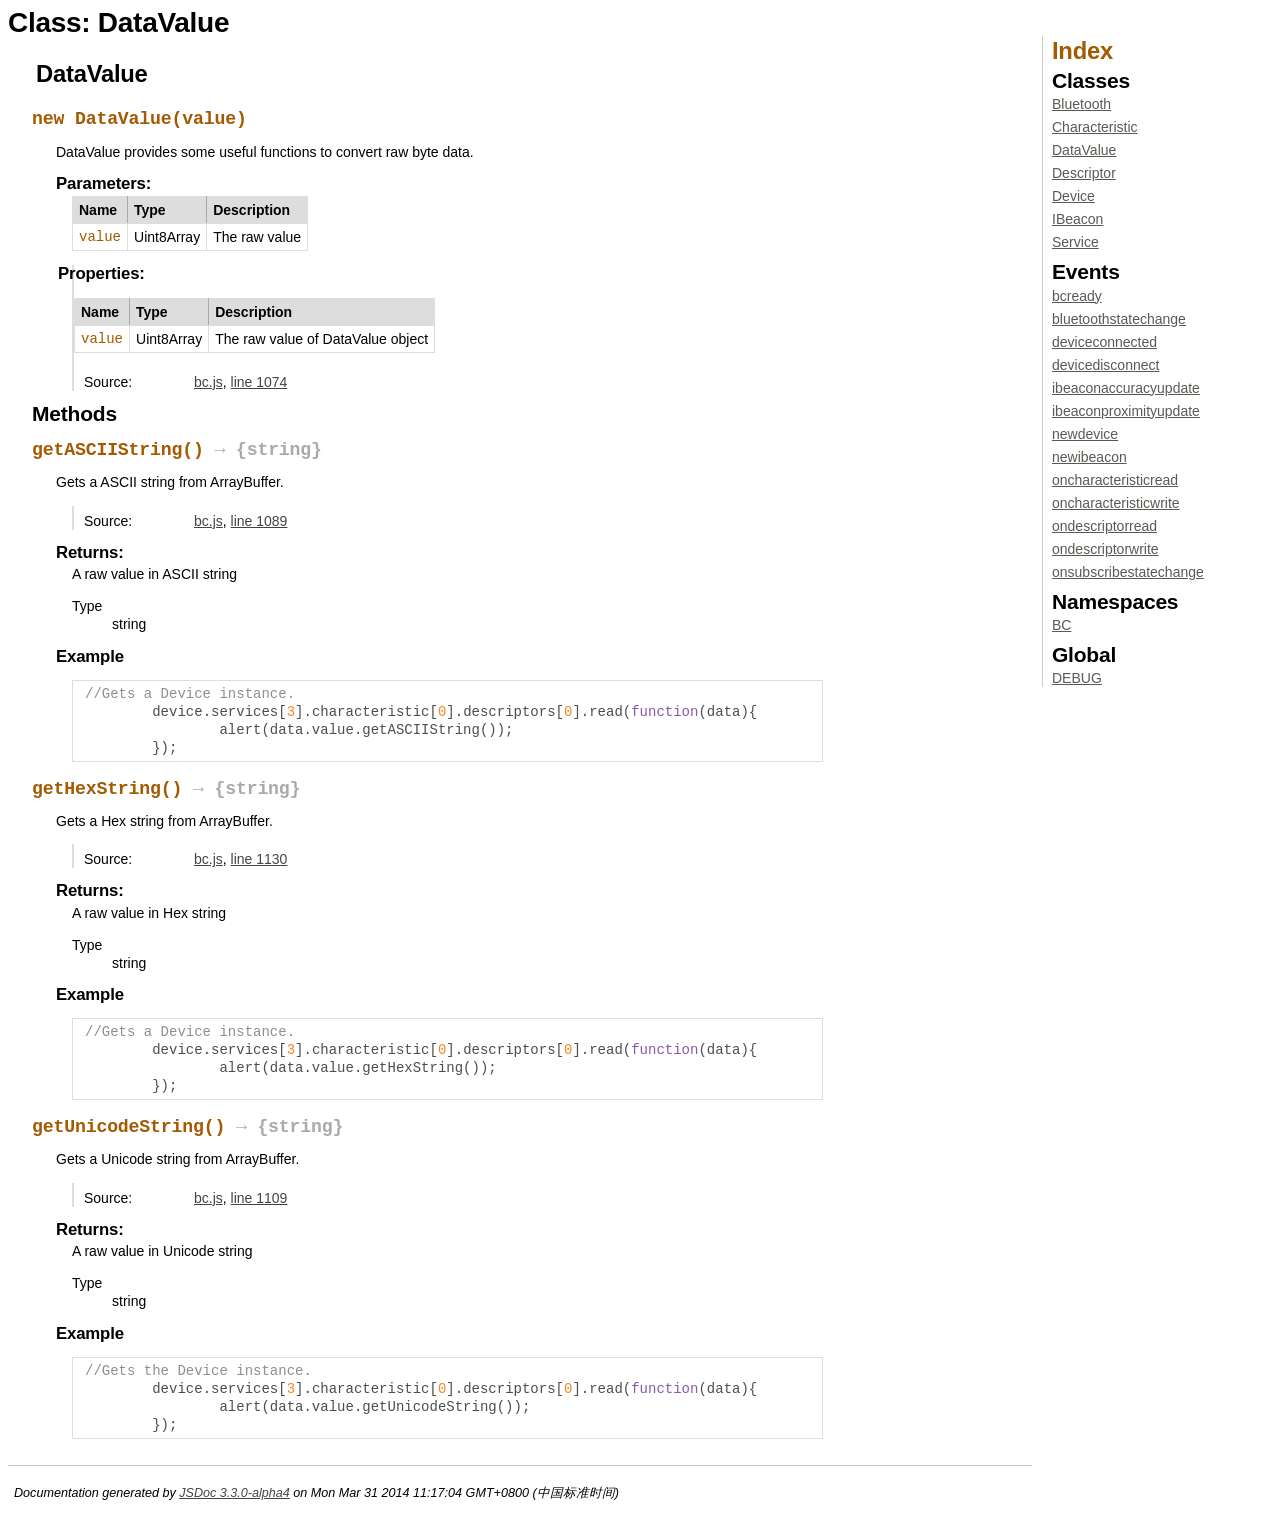
<file: plugins/org.bcsphere.bluetooth/docs/DataValue.html>
<!DOCTYPE html>
<html lang="en">
<head>
    <meta charset="utf-8">
    <title>JSDoc: Class: DataValue</title>
    
    <script src="scripts/prettify/prettify.js"> </script>
    <script src="scripts/prettify/lang-css.js"> </script>
    <!--[if lt IE 9]>
      <script src="//html5shiv.googlecode.com/svn/trunk/html5.js"></script>
    <![endif]-->
    <link type="text/css" rel="stylesheet" href="styles/prettify-tomorrow.css">
    <link type="text/css" rel="stylesheet" href="styles/jsdoc-default.css">
</head>

<body>

<div id="main">
    
    <h1 class="page-title">Class: DataValue</h1>
    
    



<section>
    
<header>
    <h2>
    DataValue
    </h2>
    
</header>  

<article>
    <div class="container-overview">
    
    
    
        
<dt>
    <h4 class="name" id="DataValue"><span class="type-signature"></span>new DataValue<span class="signature">(value)</span><span class="type-signature"></span></h4>
    
    
</dt>
<dd>
    
    
    <div class="description">
        DataValue provides some useful functions to convert raw byte data.
    </div>
    

    
    
    
    
    
        <h5>Parameters:</h5>
        

<table class="params">
    <thead>
	<tr>
		
		<th>Name</th>
		
		
		<th>Type</th>
		
		
		
		
		
		<th class="last">Description</th>
	</tr>
	</thead>
	
	<tbody>
	
	
        <tr>
            
                <td class="name"><code>value</code></td>
            
            
            <td class="type">
            
                
<span class="param-type">Uint8Array</span>


            
            </td>
            
            
            
            
            
            <td class="description last">The raw value</td>
        </tr>
	
	
	</tbody>
</table>
    
    
    
<dl class="details">
    
        
        <h5 class="subsection-title">Properties:</h5>
        
        <dl>

<table class="props">
    <thead>
	<tr>
		
		<th>Name</th>
		
		
		<th>Type</th>
		
		
		
		
		
		<th class="last">Description</th>
	</tr>
	</thead>
	
	<tbody>
	
	
        <tr>
            
                <td class="name"><code>value</code></td>
            
            
            <td class="type">
            
                
<span class="param-type">Uint8Array</span>


            
            </td>
            
            
            
            
            
            <td class="description last">The raw value of DataValue object</td>
        </tr>
	
	
	</tbody>
</table></dl>
        
    
        
    
    
    

    
    
    
    
    
    
    
    
    
    
    
    
    
    <dt class="tag-source">Source:</dt>
    <dd class="tag-source"><ul class="dummy"><li>
        <a href="bc.js.html">bc.js</a>, <a href="bc.js.html#line1074">line 1074</a>
    </li></ul></dd>
    
    
    
    
    
    
    
</dl>

    
    

    

    
    
    
    
    
    
    
</dd>

    
    </div>
    
    
    
    
    
    
    
    
    
    
    
    
    
    
        <h3 class="subsection-title">Methods</h3>
        
        <dl>
            
<dt>
    <h4 class="name" id="getASCIIString"><span class="type-signature"></span>getASCIIString<span class="signature">()</span><span class="type-signature"> &rarr; {string}</span></h4>
    
    
</dt>
<dd>
    
    
    <div class="description">
        Gets a ASCII string from ArrayBuffer.
    </div>
    

    
    
    
    
    
    
    
<dl class="details">
    
        
    
    
    

    
    
    
    
    
    
    
    
    
    
    
    
    
    <dt class="tag-source">Source:</dt>
    <dd class="tag-source"><ul class="dummy"><li>
        <a href="bc.js.html">bc.js</a>, <a href="bc.js.html#line1089">line 1089</a>
    </li></ul></dd>
    
    
    
    
    
    
    
</dl>

    
    

    

    
    
    
    
    
    <h5>Returns:</h5>
    
            
<div class="param-desc">
    A raw value in ASCII string
</div>



<dl>
	<dt>
		Type
	</dt>
	<dd>
		
<span class="param-type">string</span>


	</dd>
</dl>

        
    
    
        <h5>Example</h5>
        
    <pre class="prettyprint"><code>//Gets a Device instance.	device.services[3].characteristic[0].descriptors[0].read(function(data){		alert(data.value.getASCIIString());	});</code></pre>

    
</dd>

        
            
<dt>
    <h4 class="name" id="getHexString"><span class="type-signature"></span>getHexString<span class="signature">()</span><span class="type-signature"> &rarr; {string}</span></h4>
    
    
</dt>
<dd>
    
    
    <div class="description">
        Gets a Hex string from ArrayBuffer.
    </div>
    

    
    
    
    
    
    
    
<dl class="details">
    
        
    
    
    

    
    
    
    
    
    
    
    
    
    
    
    
    
    <dt class="tag-source">Source:</dt>
    <dd class="tag-source"><ul class="dummy"><li>
        <a href="bc.js.html">bc.js</a>, <a href="bc.js.html#line1130">line 1130</a>
    </li></ul></dd>
    
    
    
    
    
    
    
</dl>

    
    

    

    
    
    
    
    
    <h5>Returns:</h5>
    
            
<div class="param-desc">
    A raw value in Hex string
</div>



<dl>
	<dt>
		Type
	</dt>
	<dd>
		
<span class="param-type">string</span>


	</dd>
</dl>

        
    
    
        <h5>Example</h5>
        
    <pre class="prettyprint"><code>//Gets a Device instance.	device.services[3].characteristic[0].descriptors[0].read(function(data){		alert(data.value.getHexString());	});</code></pre>

    
</dd>

        
            
<dt>
    <h4 class="name" id="getUnicodeString"><span class="type-signature"></span>getUnicodeString<span class="signature">()</span><span class="type-signature"> &rarr; {string}</span></h4>
    
    
</dt>
<dd>
    
    
    <div class="description">
        Gets a Unicode string from ArrayBuffer.
    </div>
    

    
    
    
    
    
    
    
<dl class="details">
    
        
    
    
    

    
    
    
    
    
    
    
    
    
    
    
    
    
    <dt class="tag-source">Source:</dt>
    <dd class="tag-source"><ul class="dummy"><li>
        <a href="bc.js.html">bc.js</a>, <a href="bc.js.html#line1109">line 1109</a>
    </li></ul></dd>
    
    
    
    
    
    
    
</dl>

    
    

    

    
    
    
    
    
    <h5>Returns:</h5>
    
            
<div class="param-desc">
    A raw value in Unicode string
</div>



<dl>
	<dt>
		Type
	</dt>
	<dd>
		
<span class="param-type">string</span>


	</dd>
</dl>

        
    
    
        <h5>Example</h5>
        
    <pre class="prettyprint"><code>//Gets the Device instance.	device.services[3].characteristic[0].descriptors[0].read(function(data){		alert(data.value.getUnicodeString());	});</code></pre>

    
</dd>

        </dl>
    
    
    
    
    
</article>

</section>  




</div>

<nav>
    <h2><a href="index.html">Index</a></h2><h3>Classes</h3><ul><li><a href="Bluetooth.html">Bluetooth</a></li><li><a href="Characteristic.html">Characteristic</a></li><li><a href="DataValue.html">DataValue</a></li><li><a href="Descriptor.html">Descriptor</a></li><li><a href="Device.html">Device</a></li><li><a href="IBeacon.html">IBeacon</a></li><li><a href="Service.html">Service</a></li></ul><h3>Events</h3><ul><li><a href="global.html#event:bcready">bcready</a></li><li><a href="global.html#event:bluetoothstatechange">bluetoothstatechange</a></li><li><a href="global.html#event:deviceconnected">deviceconnected</a></li><li><a href="global.html#event:devicedisconnect">devicedisconnect</a></li><li><a href="global.html#event:ibeaconaccuracyupdate">ibeaconaccuracyupdate</a></li><li><a href="global.html#event:ibeaconproximityupdate">ibeaconproximityupdate</a></li><li><a href="global.html#event:newdevice">newdevice</a></li><li><a href="global.html#event:newibeacon">newibeacon</a></li><li><a href="global.html#event:oncharacteristicread">oncharacteristicread</a></li><li><a href="global.html#event:oncharacteristicwrite">oncharacteristicwrite</a></li><li><a href="global.html#event:ondescriptorread">ondescriptorread</a></li><li><a href="global.html#event:ondescriptorwrite">ondescriptorwrite</a></li><li><a href="global.html#event:onsubscribestatechange">onsubscribestatechange</a></li></ul><h3>Namespaces</h3><ul><li><a href="BC.html">BC</a></li></ul><h3>Global</h3><ul><li><a href="global.html#DEBUG">DEBUG</a></li></ul>
</nav>

<br clear="both">

<footer>
    Documentation generated by <a href="https://github.com/jsdoc3/jsdoc">JSDoc 3.3.0-alpha4</a> on Mon Mar 31 2014 11:17:04 GMT+0800 (中国标准时间)
</footer>

<script> prettyPrint(); </script>
<script src="scripts/linenumber.js"> </script>
</body>
</html>
</file>
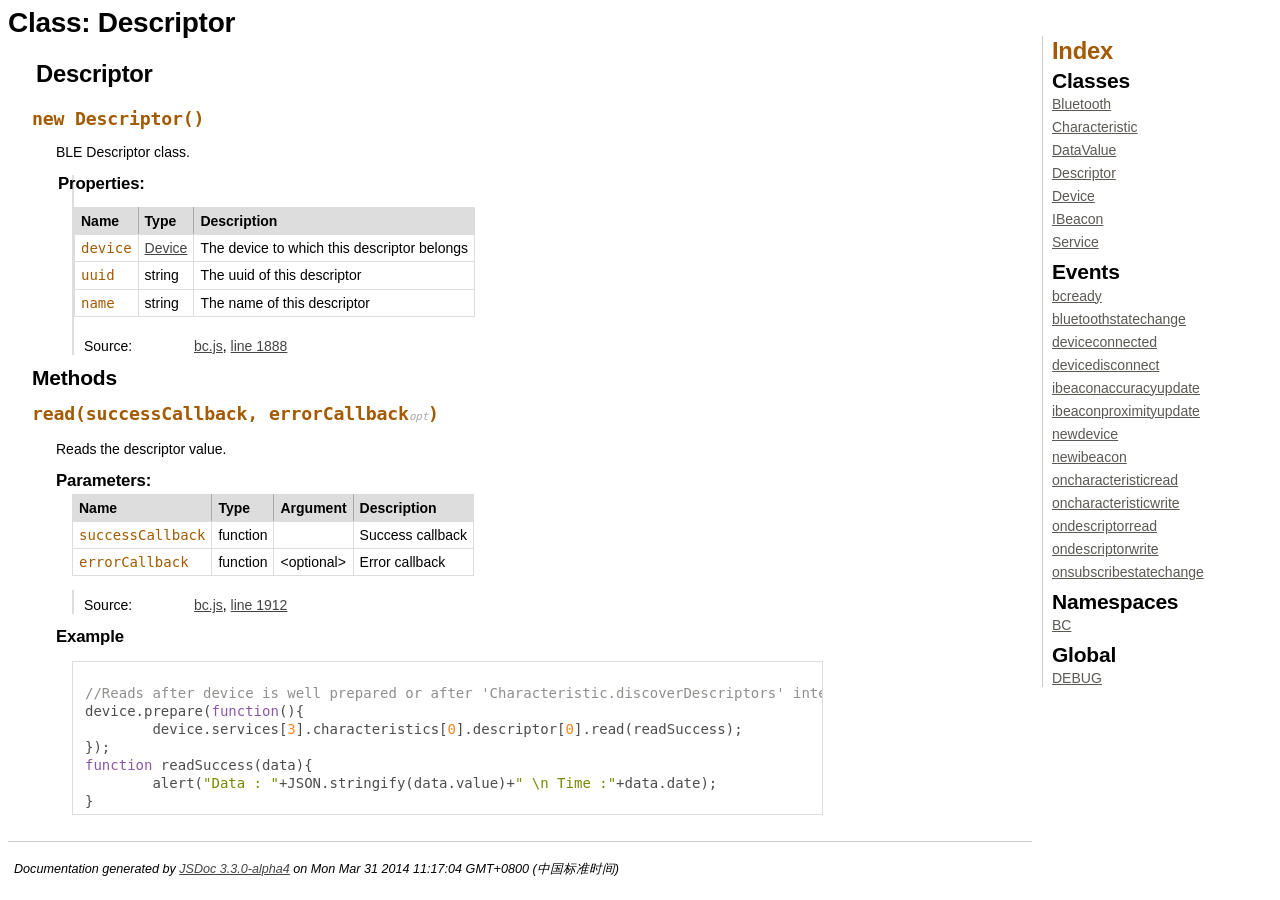
<file: plugins/org.bcsphere.bluetooth/docs/Descriptor.html>
<!DOCTYPE html>
<html lang="en">
<head>
    <meta charset="utf-8">
    <title>JSDoc: Class: Descriptor</title>
    
    <script src="scripts/prettify/prettify.js"> </script>
    <script src="scripts/prettify/lang-css.js"> </script>
    <!--[if lt IE 9]>
      <script src="//html5shiv.googlecode.com/svn/trunk/html5.js"></script>
    <![endif]-->
    <link type="text/css" rel="stylesheet" href="styles/prettify-tomorrow.css">
    <link type="text/css" rel="stylesheet" href="styles/jsdoc-default.css">
</head>

<body>

<div id="main">
    
    <h1 class="page-title">Class: Descriptor</h1>
    
    



<section>
    
<header>
    <h2>
    Descriptor
    </h2>
    
</header>  

<article>
    <div class="container-overview">
    
    
    
        
<dt>
    <h4 class="name" id="Descriptor"><span class="type-signature"></span>new Descriptor<span class="signature">()</span><span class="type-signature"></span></h4>
    
    
</dt>
<dd>
    
    
    <div class="description">
        BLE Descriptor class.
    </div>
    

    
    
    
    
    
    
    
<dl class="details">
    
        
        <h5 class="subsection-title">Properties:</h5>
        
        <dl>

<table class="props">
    <thead>
	<tr>
		
		<th>Name</th>
		
		
		<th>Type</th>
		
		
		
		
		
		<th class="last">Description</th>
	</tr>
	</thead>
	
	<tbody>
	
	
        <tr>
            
                <td class="name"><code>device</code></td>
            
            
            <td class="type">
            
                
<span class="param-type"><a href="Device.html">Device</a></span>


            
            </td>
            
            
            
            
            
            <td class="description last">The device to which this descriptor belongs</td>
        </tr>
	
	
	
        <tr>
            
                <td class="name"><code>uuid</code></td>
            
            
            <td class="type">
            
                
<span class="param-type">string</span>


            
            </td>
            
            
            
            
            
            <td class="description last">The uuid of this descriptor</td>
        </tr>
	
	
	
        <tr>
            
                <td class="name"><code>name</code></td>
            
            
            <td class="type">
            
                
<span class="param-type">string</span>


            
            </td>
            
            
            
            
            
            <td class="description last">The name of this descriptor</td>
        </tr>
	
	
	</tbody>
</table></dl>
        
    
        
    
    
    

    
    
    
    
    
    
    
    
    
    
    
    
    
    <dt class="tag-source">Source:</dt>
    <dd class="tag-source"><ul class="dummy"><li>
        <a href="bc.js.html">bc.js</a>, <a href="bc.js.html#line1888">line 1888</a>
    </li></ul></dd>
    
    
    
    
    
    
    
</dl>

    
    

    

    
    
    
    
    
    
    
</dd>

    
    </div>
    
    
    
    
    
    
    
    
    
    
    
    
    
    
        <h3 class="subsection-title">Methods</h3>
        
        <dl>
            
<dt>
    <h4 class="name" id="read"><span class="type-signature"></span>read<span class="signature">(successCallback, <span class="optional">errorCallback</span>)</span><span class="type-signature"></span></h4>
    
    
</dt>
<dd>
    
    
    <div class="description">
        Reads the descriptor value.
    </div>
    

    
    
    
    
    
        <h5>Parameters:</h5>
        

<table class="params">
    <thead>
	<tr>
		
		<th>Name</th>
		
		
		<th>Type</th>
		
		
		<th>Argument</th>
		
		
		
		
		<th class="last">Description</th>
	</tr>
	</thead>
	
	<tbody>
	
	
        <tr>
            
                <td class="name"><code>successCallback</code></td>
            
            
            <td class="type">
            
                
<span class="param-type">function</span>


            
            </td>
            
            
                <td class="attributes">
                
                    
                
                    
                
                </td>
            
            
            
            
            <td class="description last">Success callback</td>
        </tr>
	
	
	
        <tr>
            
                <td class="name"><code>errorCallback</code></td>
            
            
            <td class="type">
            
                
<span class="param-type">function</span>


            
            </td>
            
            
                <td class="attributes">
                
                    &lt;optional><br>
                
                    
                
                    
                
                </td>
            
            
            
            
            <td class="description last">Error callback</td>
        </tr>
	
	
	</tbody>
</table>
    
    
    
<dl class="details">
    
        
    
    
    

    
    
    
    
    
    
    
    
    
    
    
    
    
    <dt class="tag-source">Source:</dt>
    <dd class="tag-source"><ul class="dummy"><li>
        <a href="bc.js.html">bc.js</a>, <a href="bc.js.html#line1912">line 1912</a>
    </li></ul></dd>
    
    
    
    
    
    
    
</dl>

    
    

    

    
    
    
    
    
    
    
        <h5>Example</h5>
        
    <pre class="prettyprint"><code>//Reads after device is well prepared or after 'Characteristic.discoverDescriptors' interface is called successfullydevice.prepare(function(){	device.services[3].characteristics[0].descriptor[0].read(readSuccess);});function readSuccess(data){	alert("Data : "+JSON.stringify(data.value)+" \n Time :"+data.date);}</code></pre>

    
</dd>

        </dl>
    
    
    
    
    
</article>

</section>  




</div>

<nav>
    <h2><a href="index.html">Index</a></h2><h3>Classes</h3><ul><li><a href="Bluetooth.html">Bluetooth</a></li><li><a href="Characteristic.html">Characteristic</a></li><li><a href="DataValue.html">DataValue</a></li><li><a href="Descriptor.html">Descriptor</a></li><li><a href="Device.html">Device</a></li><li><a href="IBeacon.html">IBeacon</a></li><li><a href="Service.html">Service</a></li></ul><h3>Events</h3><ul><li><a href="global.html#event:bcready">bcready</a></li><li><a href="global.html#event:bluetoothstatechange">bluetoothstatechange</a></li><li><a href="global.html#event:deviceconnected">deviceconnected</a></li><li><a href="global.html#event:devicedisconnect">devicedisconnect</a></li><li><a href="global.html#event:ibeaconaccuracyupdate">ibeaconaccuracyupdate</a></li><li><a href="global.html#event:ibeaconproximityupdate">ibeaconproximityupdate</a></li><li><a href="global.html#event:newdevice">newdevice</a></li><li><a href="global.html#event:newibeacon">newibeacon</a></li><li><a href="global.html#event:oncharacteristicread">oncharacteristicread</a></li><li><a href="global.html#event:oncharacteristicwrite">oncharacteristicwrite</a></li><li><a href="global.html#event:ondescriptorread">ondescriptorread</a></li><li><a href="global.html#event:ondescriptorwrite">ondescriptorwrite</a></li><li><a href="global.html#event:onsubscribestatechange">onsubscribestatechange</a></li></ul><h3>Namespaces</h3><ul><li><a href="BC.html">BC</a></li></ul><h3>Global</h3><ul><li><a href="global.html#DEBUG">DEBUG</a></li></ul>
</nav>

<br clear="both">

<footer>
    Documentation generated by <a href="https://github.com/jsdoc3/jsdoc">JSDoc 3.3.0-alpha4</a> on Mon Mar 31 2014 11:17:04 GMT+0800 (中国标准时间)
</footer>

<script> prettyPrint(); </script>
<script src="scripts/linenumber.js"> </script>
</body>
</html>
</file>
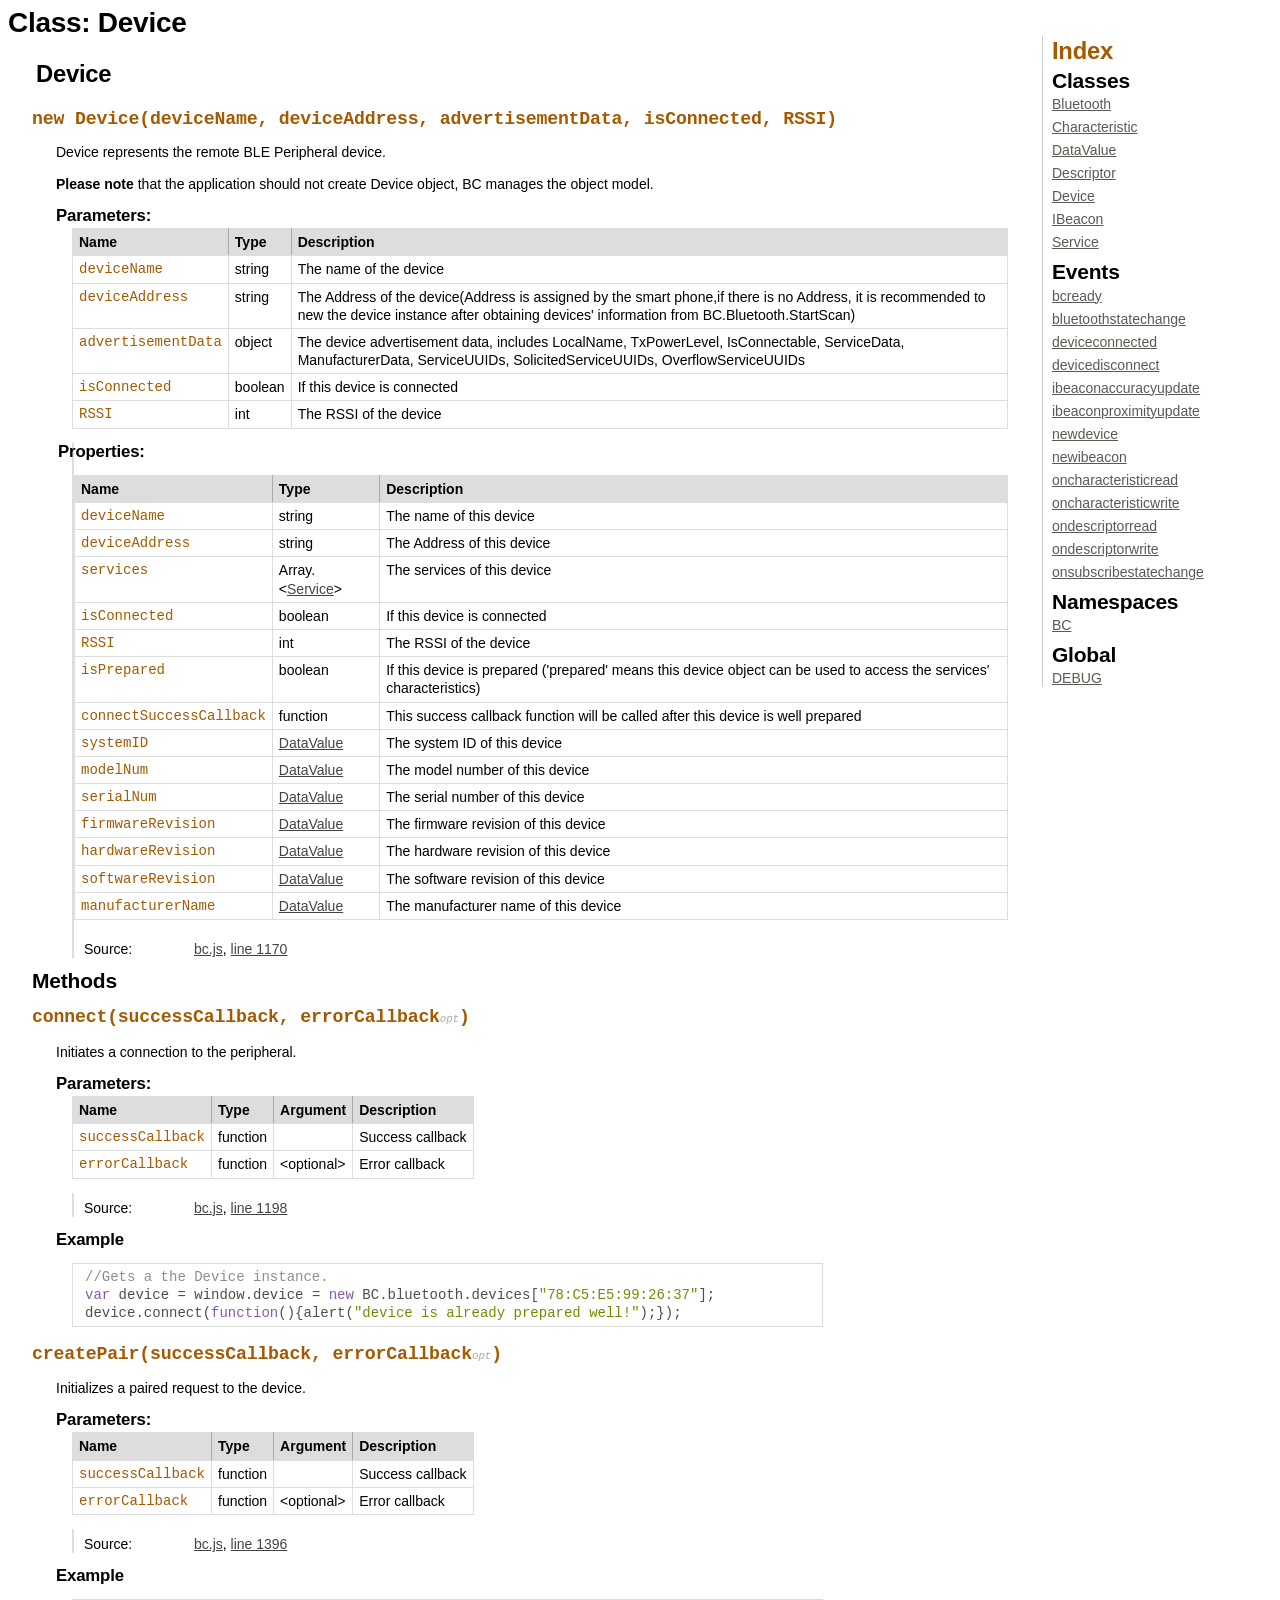
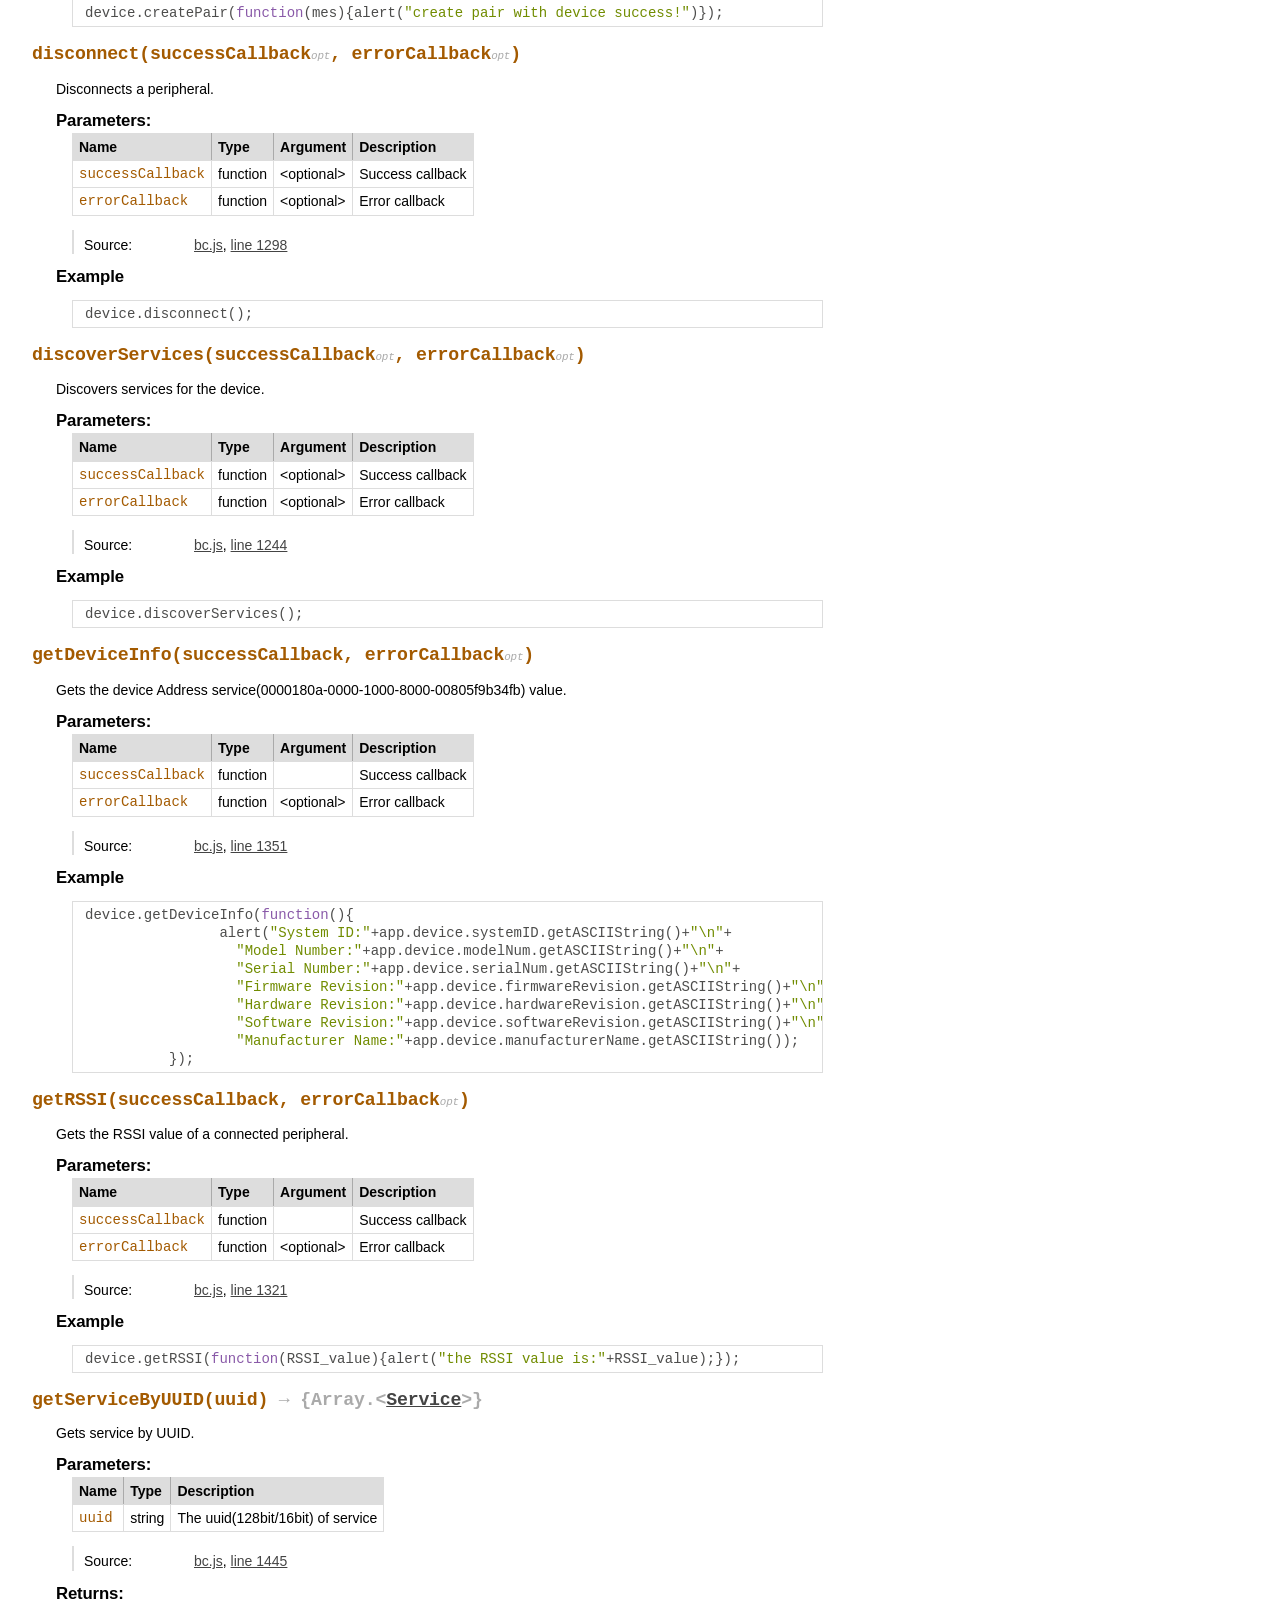
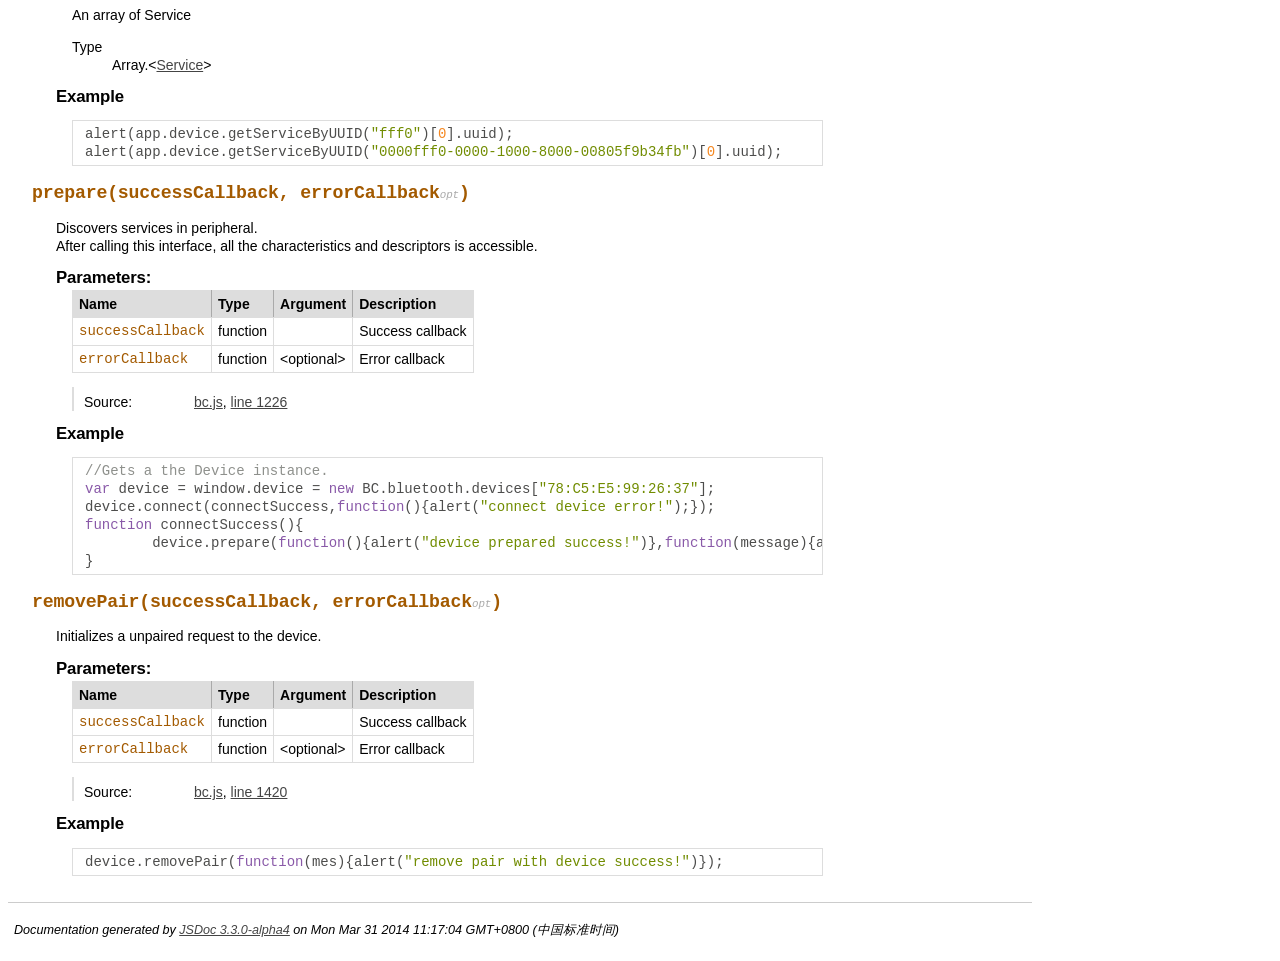
<file: plugins/org.bcsphere.bluetooth/docs/Device.html>
<!DOCTYPE html>
<html lang="en">
<head>
    <meta charset="utf-8">
    <title>JSDoc: Class: Device</title>
    
    <script src="scripts/prettify/prettify.js"> </script>
    <script src="scripts/prettify/lang-css.js"> </script>
    <!--[if lt IE 9]>
      <script src="//html5shiv.googlecode.com/svn/trunk/html5.js"></script>
    <![endif]-->
    <link type="text/css" rel="stylesheet" href="styles/prettify-tomorrow.css">
    <link type="text/css" rel="stylesheet" href="styles/jsdoc-default.css">
</head>

<body>

<div id="main">
    
    <h1 class="page-title">Class: Device</h1>
    
    



<section>
    
<header>
    <h2>
    Device
    </h2>
    
</header>  

<article>
    <div class="container-overview">
    
    
    
        
<dt>
    <h4 class="name" id="Device"><span class="type-signature"></span>new Device<span class="signature">(deviceName, deviceAddress, advertisementData, isConnected, RSSI)</span><span class="type-signature"></span></h4>
    
    
</dt>
<dd>
    
    
    <div class="description">
        Device represents the remote BLE Peripheral device. <p><b>Please note</b> that the application should not create Device object, BC manages the object model.
    </div>
    

    
    
    
    
    
        <h5>Parameters:</h5>
        

<table class="params">
    <thead>
	<tr>
		
		<th>Name</th>
		
		
		<th>Type</th>
		
		
		
		
		
		<th class="last">Description</th>
	</tr>
	</thead>
	
	<tbody>
	
	
        <tr>
            
                <td class="name"><code>deviceName</code></td>
            
            
            <td class="type">
            
                
<span class="param-type">string</span>


            
            </td>
            
            
            
            
            
            <td class="description last">The name of the device</td>
        </tr>
	
	
	
        <tr>
            
                <td class="name"><code>deviceAddress</code></td>
            
            
            <td class="type">
            
                
<span class="param-type">string</span>


            
            </td>
            
            
            
            
            
            <td class="description last">The Address of the device(Address is assigned by the smart phone,if there is no Address, it is recommended to new the device instance after obtaining devices' information from BC.Bluetooth.StartScan)</td>
        </tr>
	
	
	
        <tr>
            
                <td class="name"><code>advertisementData</code></td>
            
            
            <td class="type">
            
                
<span class="param-type">object</span>


            
            </td>
            
            
            
            
            
            <td class="description last">The device advertisement data, includes LocalName, TxPowerLevel, IsConnectable, ServiceData, ManufacturerData, ServiceUUIDs, SolicitedServiceUUIDs, OverflowServiceUUIDs</td>
        </tr>
	
	
	
        <tr>
            
                <td class="name"><code>isConnected</code></td>
            
            
            <td class="type">
            
                
<span class="param-type">boolean</span>


            
            </td>
            
            
            
            
            
            <td class="description last">If this device is connected</td>
        </tr>
	
	
	
        <tr>
            
                <td class="name"><code>RSSI</code></td>
            
            
            <td class="type">
            
                
<span class="param-type">int</span>


            
            </td>
            
            
            
            
            
            <td class="description last">The RSSI of the device</td>
        </tr>
	
	
	</tbody>
</table>
    
    
    
<dl class="details">
    
        
        <h5 class="subsection-title">Properties:</h5>
        
        <dl>

<table class="props">
    <thead>
	<tr>
		
		<th>Name</th>
		
		
		<th>Type</th>
		
		
		
		
		
		<th class="last">Description</th>
	</tr>
	</thead>
	
	<tbody>
	
	
        <tr>
            
                <td class="name"><code>deviceName</code></td>
            
            
            <td class="type">
            
                
<span class="param-type">string</span>


            
            </td>
            
            
            
            
            
            <td class="description last">The name of this device</td>
        </tr>
	
	
	
        <tr>
            
                <td class="name"><code>deviceAddress</code></td>
            
            
            <td class="type">
            
                
<span class="param-type">string</span>


            
            </td>
            
            
            
            
            
            <td class="description last">The Address of this device</td>
        </tr>
	
	
	
        <tr>
            
                <td class="name"><code>services</code></td>
            
            
            <td class="type">
            
                
<span class="param-type">Array.&lt;<a href="Service.html">Service</a>></span>


            
            </td>
            
            
            
            
            
            <td class="description last">The services of this device</td>
        </tr>
	
	
	
        <tr>
            
                <td class="name"><code>isConnected</code></td>
            
            
            <td class="type">
            
                
<span class="param-type">boolean</span>


            
            </td>
            
            
            
            
            
            <td class="description last">If this device is connected</td>
        </tr>
	
	
	
        <tr>
            
                <td class="name"><code>RSSI</code></td>
            
            
            <td class="type">
            
                
<span class="param-type">int</span>


            
            </td>
            
            
            
            
            
            <td class="description last">The RSSI of the device</td>
        </tr>
	
	
	
        <tr>
            
                <td class="name"><code>isPrepared</code></td>
            
            
            <td class="type">
            
                
<span class="param-type">boolean</span>


            
            </td>
            
            
            
            
            
            <td class="description last">If this device is prepared ('prepared' means this device object can be used to access the services' characteristics)</td>
        </tr>
	
	
	
        <tr>
            
                <td class="name"><code>connectSuccessCallback</code></td>
            
            
            <td class="type">
            
                
<span class="param-type">function</span>


            
            </td>
            
            
            
            
            
            <td class="description last">This success callback function will be called after this device is well prepared</td>
        </tr>
	
	
	
        <tr>
            
                <td class="name"><code>systemID</code></td>
            
            
            <td class="type">
            
                
<span class="param-type"><a href="DataValue.html">DataValue</a></span>


            
            </td>
            
            
            
            
            
            <td class="description last">The system ID of this device</td>
        </tr>
	
	
	
        <tr>
            
                <td class="name"><code>modelNum</code></td>
            
            
            <td class="type">
            
                
<span class="param-type"><a href="DataValue.html">DataValue</a></span>


            
            </td>
            
            
            
            
            
            <td class="description last">The model number of this device</td>
        </tr>
	
	
	
        <tr>
            
                <td class="name"><code>serialNum</code></td>
            
            
            <td class="type">
            
                
<span class="param-type"><a href="DataValue.html">DataValue</a></span>


            
            </td>
            
            
            
            
            
            <td class="description last">The serial number of this device</td>
        </tr>
	
	
	
        <tr>
            
                <td class="name"><code>firmwareRevision</code></td>
            
            
            <td class="type">
            
                
<span class="param-type"><a href="DataValue.html">DataValue</a></span>


            
            </td>
            
            
            
            
            
            <td class="description last">The firmware revision of this device</td>
        </tr>
	
	
	
        <tr>
            
                <td class="name"><code>hardwareRevision</code></td>
            
            
            <td class="type">
            
                
<span class="param-type"><a href="DataValue.html">DataValue</a></span>


            
            </td>
            
            
            
            
            
            <td class="description last">The hardware revision of this device</td>
        </tr>
	
	
	
        <tr>
            
                <td class="name"><code>softwareRevision</code></td>
            
            
            <td class="type">
            
                
<span class="param-type"><a href="DataValue.html">DataValue</a></span>


            
            </td>
            
            
            
            
            
            <td class="description last">The software revision of this device</td>
        </tr>
	
	
	
        <tr>
            
                <td class="name"><code>manufacturerName</code></td>
            
            
            <td class="type">
            
                
<span class="param-type"><a href="DataValue.html">DataValue</a></span>


            
            </td>
            
            
            
            
            
            <td class="description last">The manufacturer name of this device</td>
        </tr>
	
	
	</tbody>
</table></dl>
        
    
        
    
    
    

    
    
    
    
    
    
    
    
    
    
    
    
    
    <dt class="tag-source">Source:</dt>
    <dd class="tag-source"><ul class="dummy"><li>
        <a href="bc.js.html">bc.js</a>, <a href="bc.js.html#line1170">line 1170</a>
    </li></ul></dd>
    
    
    
    
    
    
    
</dl>

    
    

    

    
    
    
    
    
    
    
</dd>

    
    </div>
    
    
    
    
    
    
    
    
    
    
    
    
    
    
        <h3 class="subsection-title">Methods</h3>
        
        <dl>
            
<dt>
    <h4 class="name" id="connect"><span class="type-signature"></span>connect<span class="signature">(successCallback, <span class="optional">errorCallback</span>)</span><span class="type-signature"></span></h4>
    
    
</dt>
<dd>
    
    
    <div class="description">
        Initiates a connection to the peripheral.
    </div>
    

    
    
    
    
    
        <h5>Parameters:</h5>
        

<table class="params">
    <thead>
	<tr>
		
		<th>Name</th>
		
		
		<th>Type</th>
		
		
		<th>Argument</th>
		
		
		
		
		<th class="last">Description</th>
	</tr>
	</thead>
	
	<tbody>
	
	
        <tr>
            
                <td class="name"><code>successCallback</code></td>
            
            
            <td class="type">
            
                
<span class="param-type">function</span>


            
            </td>
            
            
                <td class="attributes">
                
                    
                
                    
                
                </td>
            
            
            
            
            <td class="description last">Success callback</td>
        </tr>
	
	
	
        <tr>
            
                <td class="name"><code>errorCallback</code></td>
            
            
            <td class="type">
            
                
<span class="param-type">function</span>


            
            </td>
            
            
                <td class="attributes">
                
                    &lt;optional><br>
                
                    
                
                    
                
                </td>
            
            
            
            
            <td class="description last">Error callback</td>
        </tr>
	
	
	</tbody>
</table>
    
    
    
<dl class="details">
    
        
    
    
    

    
    
    
    
    
    
    
    
    
    
    
    
    
    <dt class="tag-source">Source:</dt>
    <dd class="tag-source"><ul class="dummy"><li>
        <a href="bc.js.html">bc.js</a>, <a href="bc.js.html#line1198">line 1198</a>
    </li></ul></dd>
    
    
    
    
    
    
    
</dl>

    
    

    

    
    
    
    
    
    
    
        <h5>Example</h5>
        
    <pre class="prettyprint"><code>//Gets a the Device instance.var device = window.device = new BC.bluetooth.devices["78:C5:E5:99:26:37"];device.connect(function(){alert("device is already prepared well!");});</code></pre>

    
</dd>

        
            
<dt>
    <h4 class="name" id="createPair"><span class="type-signature"></span>createPair<span class="signature">(successCallback, <span class="optional">errorCallback</span>)</span><span class="type-signature"></span></h4>
    
    
</dt>
<dd>
    
    
    <div class="description">
        Initializes a paired request to the device.
    </div>
    

    
    
    
    
    
        <h5>Parameters:</h5>
        

<table class="params">
    <thead>
	<tr>
		
		<th>Name</th>
		
		
		<th>Type</th>
		
		
		<th>Argument</th>
		
		
		
		
		<th class="last">Description</th>
	</tr>
	</thead>
	
	<tbody>
	
	
        <tr>
            
                <td class="name"><code>successCallback</code></td>
            
            
            <td class="type">
            
                
<span class="param-type">function</span>


            
            </td>
            
            
                <td class="attributes">
                
                    
                
                    
                
                </td>
            
            
            
            
            <td class="description last">Success callback</td>
        </tr>
	
	
	
        <tr>
            
                <td class="name"><code>errorCallback</code></td>
            
            
            <td class="type">
            
                
<span class="param-type">function</span>


            
            </td>
            
            
                <td class="attributes">
                
                    &lt;optional><br>
                
                    
                
                    
                
                </td>
            
            
            
            
            <td class="description last">Error callback</td>
        </tr>
	
	
	</tbody>
</table>
    
    
    
<dl class="details">
    
        
    
    
    

    
    
    
    
    
    
    
    
    
    
    
    
    
    <dt class="tag-source">Source:</dt>
    <dd class="tag-source"><ul class="dummy"><li>
        <a href="bc.js.html">bc.js</a>, <a href="bc.js.html#line1396">line 1396</a>
    </li></ul></dd>
    
    
    
    
    
    
    
</dl>

    
    

    

    
    
    
    
    
    
    
        <h5>Example</h5>
        
    <pre class="prettyprint"><code>device.createPair(function(mes){alert("create pair with device success!")});</code></pre>

    
</dd>

        
            
<dt>
    <h4 class="name" id="disconnect"><span class="type-signature"></span>disconnect<span class="signature">(<span class="optional">successCallback</span>, <span class="optional">errorCallback</span>)</span><span class="type-signature"></span></h4>
    
    
</dt>
<dd>
    
    
    <div class="description">
        Disconnects a peripheral.
    </div>
    

    
    
    
    
    
        <h5>Parameters:</h5>
        

<table class="params">
    <thead>
	<tr>
		
		<th>Name</th>
		
		
		<th>Type</th>
		
		
		<th>Argument</th>
		
		
		
		
		<th class="last">Description</th>
	</tr>
	</thead>
	
	<tbody>
	
	
        <tr>
            
                <td class="name"><code>successCallback</code></td>
            
            
            <td class="type">
            
                
<span class="param-type">function</span>


            
            </td>
            
            
                <td class="attributes">
                
                    &lt;optional><br>
                
                    
                
                    
                
                </td>
            
            
            
            
            <td class="description last">Success callback</td>
        </tr>
	
	
	
        <tr>
            
                <td class="name"><code>errorCallback</code></td>
            
            
            <td class="type">
            
                
<span class="param-type">function</span>


            
            </td>
            
            
                <td class="attributes">
                
                    &lt;optional><br>
                
                    
                
                    
                
                </td>
            
            
            
            
            <td class="description last">Error callback</td>
        </tr>
	
	
	</tbody>
</table>
    
    
    
<dl class="details">
    
        
    
    
    

    
    
    
    
    
    
    
    
    
    
    
    
    
    <dt class="tag-source">Source:</dt>
    <dd class="tag-source"><ul class="dummy"><li>
        <a href="bc.js.html">bc.js</a>, <a href="bc.js.html#line1298">line 1298</a>
    </li></ul></dd>
    
    
    
    
    
    
    
</dl>

    
    

    

    
    
    
    
    
    
    
        <h5>Example</h5>
        
    <pre class="prettyprint"><code>device.disconnect();</code></pre>

    
</dd>

        
            
<dt>
    <h4 class="name" id="discoverServices"><span class="type-signature"></span>discoverServices<span class="signature">(<span class="optional">successCallback</span>, <span class="optional">errorCallback</span>)</span><span class="type-signature"></span></h4>
    
    
</dt>
<dd>
    
    
    <div class="description">
        Discovers services for the device.
    </div>
    

    
    
    
    
    
        <h5>Parameters:</h5>
        

<table class="params">
    <thead>
	<tr>
		
		<th>Name</th>
		
		
		<th>Type</th>
		
		
		<th>Argument</th>
		
		
		
		
		<th class="last">Description</th>
	</tr>
	</thead>
	
	<tbody>
	
	
        <tr>
            
                <td class="name"><code>successCallback</code></td>
            
            
            <td class="type">
            
                
<span class="param-type">function</span>


            
            </td>
            
            
                <td class="attributes">
                
                    &lt;optional><br>
                
                    
                
                    
                
                </td>
            
            
            
            
            <td class="description last">Success callback</td>
        </tr>
	
	
	
        <tr>
            
                <td class="name"><code>errorCallback</code></td>
            
            
            <td class="type">
            
                
<span class="param-type">function</span>


            
            </td>
            
            
                <td class="attributes">
                
                    &lt;optional><br>
                
                    
                
                    
                
                </td>
            
            
            
            
            <td class="description last">Error callback</td>
        </tr>
	
	
	</tbody>
</table>
    
    
    
<dl class="details">
    
        
    
    
    

    
    
    
    
    
    
    
    
    
    
    
    
    
    <dt class="tag-source">Source:</dt>
    <dd class="tag-source"><ul class="dummy"><li>
        <a href="bc.js.html">bc.js</a>, <a href="bc.js.html#line1244">line 1244</a>
    </li></ul></dd>
    
    
    
    
    
    
    
</dl>

    
    

    

    
    
    
    
    
    
    
        <h5>Example</h5>
        
    <pre class="prettyprint"><code>device.discoverServices();</code></pre>

    
</dd>

        
            
<dt>
    <h4 class="name" id="getDeviceInfo"><span class="type-signature"></span>getDeviceInfo<span class="signature">(successCallback, <span class="optional">errorCallback</span>)</span><span class="type-signature"></span></h4>
    
    
</dt>
<dd>
    
    
    <div class="description">
        Gets the device Address service(0000180a-0000-1000-8000-00805f9b34fb)	value.
    </div>
    

    
    
    
    
    
        <h5>Parameters:</h5>
        

<table class="params">
    <thead>
	<tr>
		
		<th>Name</th>
		
		
		<th>Type</th>
		
		
		<th>Argument</th>
		
		
		
		
		<th class="last">Description</th>
	</tr>
	</thead>
	
	<tbody>
	
	
        <tr>
            
                <td class="name"><code>successCallback</code></td>
            
            
            <td class="type">
            
                
<span class="param-type">function</span>


            
            </td>
            
            
                <td class="attributes">
                
                    
                
                    
                
                </td>
            
            
            
            
            <td class="description last">Success callback</td>
        </tr>
	
	
	
        <tr>
            
                <td class="name"><code>errorCallback</code></td>
            
            
            <td class="type">
            
                
<span class="param-type">function</span>


            
            </td>
            
            
                <td class="attributes">
                
                    &lt;optional><br>
                
                    
                
                    
                
                </td>
            
            
            
            
            <td class="description last">Error callback</td>
        </tr>
	
	
	</tbody>
</table>
    
    
    
<dl class="details">
    
        
    
    
    

    
    
    
    
    
    
    
    
    
    
    
    
    
    <dt class="tag-source">Source:</dt>
    <dd class="tag-source"><ul class="dummy"><li>
        <a href="bc.js.html">bc.js</a>, <a href="bc.js.html#line1351">line 1351</a>
    </li></ul></dd>
    
    
    
    
    
    
    
</dl>

    
    

    

    
    
    
    
    
    
    
        <h5>Example</h5>
        
    <pre class="prettyprint"><code>device.getDeviceInfo(function(){		alert("System ID:"+app.device.systemID.getASCIIString()+"\n"+		  "Model Number:"+app.device.modelNum.getASCIIString()+"\n"+		  "Serial Number:"+app.device.serialNum.getASCIIString()+"\n"+		  "Firmware Revision:"+app.device.firmwareRevision.getASCIIString()+"\n"+		  "Hardware Revision:"+app.device.hardwareRevision.getASCIIString()+"\n"+		  "Software Revision:"+app.device.softwareRevision.getASCIIString()+"\n"+		  "Manufacturer Name:"+app.device.manufacturerName.getASCIIString());		  });</code></pre>

    
</dd>

        
            
<dt>
    <h4 class="name" id="getRSSI"><span class="type-signature"></span>getRSSI<span class="signature">(successCallback, <span class="optional">errorCallback</span>)</span><span class="type-signature"></span></h4>
    
    
</dt>
<dd>
    
    
    <div class="description">
        Gets the RSSI value of a connected peripheral.
    </div>
    

    
    
    
    
    
        <h5>Parameters:</h5>
        

<table class="params">
    <thead>
	<tr>
		
		<th>Name</th>
		
		
		<th>Type</th>
		
		
		<th>Argument</th>
		
		
		
		
		<th class="last">Description</th>
	</tr>
	</thead>
	
	<tbody>
	
	
        <tr>
            
                <td class="name"><code>successCallback</code></td>
            
            
            <td class="type">
            
                
<span class="param-type">function</span>


            
            </td>
            
            
                <td class="attributes">
                
                    
                
                    
                
                </td>
            
            
            
            
            <td class="description last">Success callback</td>
        </tr>
	
	
	
        <tr>
            
                <td class="name"><code>errorCallback</code></td>
            
            
            <td class="type">
            
                
<span class="param-type">function</span>


            
            </td>
            
            
                <td class="attributes">
                
                    &lt;optional><br>
                
                    
                
                    
                
                </td>
            
            
            
            
            <td class="description last">Error callback</td>
        </tr>
	
	
	</tbody>
</table>
    
    
    
<dl class="details">
    
        
    
    
    

    
    
    
    
    
    
    
    
    
    
    
    
    
    <dt class="tag-source">Source:</dt>
    <dd class="tag-source"><ul class="dummy"><li>
        <a href="bc.js.html">bc.js</a>, <a href="bc.js.html#line1321">line 1321</a>
    </li></ul></dd>
    
    
    
    
    
    
    
</dl>

    
    

    

    
    
    
    
    
    
    
        <h5>Example</h5>
        
    <pre class="prettyprint"><code>device.getRSSI(function(RSSI_value){alert("the RSSI value is:"+RSSI_value);});</code></pre>

    
</dd>

        
            
<dt>
    <h4 class="name" id="getServiceByUUID"><span class="type-signature"></span>getServiceByUUID<span class="signature">(uuid)</span><span class="type-signature"> &rarr; {Array.&lt;<a href="Service.html">Service</a>>}</span></h4>
    
    
</dt>
<dd>
    
    
    <div class="description">
        Gets service by UUID.
    </div>
    

    
    
    
    
    
        <h5>Parameters:</h5>
        

<table class="params">
    <thead>
	<tr>
		
		<th>Name</th>
		
		
		<th>Type</th>
		
		
		
		
		
		<th class="last">Description</th>
	</tr>
	</thead>
	
	<tbody>
	
	
        <tr>
            
                <td class="name"><code>uuid</code></td>
            
            
            <td class="type">
            
                
<span class="param-type">string</span>


            
            </td>
            
            
            
            
            
            <td class="description last">The uuid(128bit/16bit) of service</td>
        </tr>
	
	
	</tbody>
</table>
    
    
    
<dl class="details">
    
        
    
    
    

    
    
    
    
    
    
    
    
    
    
    
    
    
    <dt class="tag-source">Source:</dt>
    <dd class="tag-source"><ul class="dummy"><li>
        <a href="bc.js.html">bc.js</a>, <a href="bc.js.html#line1445">line 1445</a>
    </li></ul></dd>
    
    
    
    
    
    
    
</dl>

    
    

    

    
    
    
    
    
    <h5>Returns:</h5>
    
            
<div class="param-desc">
    An array of Service
</div>



<dl>
	<dt>
		Type
	</dt>
	<dd>
		
<span class="param-type">Array.&lt;<a href="Service.html">Service</a>></span>


	</dd>
</dl>

        
    
    
        <h5>Example</h5>
        
    <pre class="prettyprint"><code>alert(app.device.getServiceByUUID("fff0")[0].uuid);alert(app.device.getServiceByUUID("0000fff0-0000-1000-8000-00805f9b34fb")[0].uuid);</code></pre>

    
</dd>

        
            
<dt>
    <h4 class="name" id="prepare"><span class="type-signature"></span>prepare<span class="signature">(successCallback, <span class="optional">errorCallback</span>)</span><span class="type-signature"></span></h4>
    
    
</dt>
<dd>
    
    
    <div class="description">
        Discovers services in peripheral.</br>After calling this interface, all the characteristics and descriptors is accessible.
    </div>
    

    
    
    
    
    
        <h5>Parameters:</h5>
        

<table class="params">
    <thead>
	<tr>
		
		<th>Name</th>
		
		
		<th>Type</th>
		
		
		<th>Argument</th>
		
		
		
		
		<th class="last">Description</th>
	</tr>
	</thead>
	
	<tbody>
	
	
        <tr>
            
                <td class="name"><code>successCallback</code></td>
            
            
            <td class="type">
            
                
<span class="param-type">function</span>


            
            </td>
            
            
                <td class="attributes">
                
                    
                
                    
                
                </td>
            
            
            
            
            <td class="description last">Success callback</td>
        </tr>
	
	
	
        <tr>
            
                <td class="name"><code>errorCallback</code></td>
            
            
            <td class="type">
            
                
<span class="param-type">function</span>


            
            </td>
            
            
                <td class="attributes">
                
                    &lt;optional><br>
                
                    
                
                    
                
                </td>
            
            
            
            
            <td class="description last">Error callback</td>
        </tr>
	
	
	</tbody>
</table>
    
    
    
<dl class="details">
    
        
    
    
    

    
    
    
    
    
    
    
    
    
    
    
    
    
    <dt class="tag-source">Source:</dt>
    <dd class="tag-source"><ul class="dummy"><li>
        <a href="bc.js.html">bc.js</a>, <a href="bc.js.html#line1226">line 1226</a>
    </li></ul></dd>
    
    
    
    
    
    
    
</dl>

    
    

    

    
    
    
    
    
    
    
        <h5>Example</h5>
        
    <pre class="prettyprint"><code>//Gets a the Device instance.var device = window.device = new BC.bluetooth.devices["78:C5:E5:99:26:37"];device.connect(connectSuccess,function(){alert("connect device error!");});function connectSuccess(){	device.prepare(function(){alert("device prepared success!")},function(message){alert(message);});}</code></pre>

    
</dd>

        
            
<dt>
    <h4 class="name" id="removePair"><span class="type-signature"></span>removePair<span class="signature">(successCallback, <span class="optional">errorCallback</span>)</span><span class="type-signature"></span></h4>
    
    
</dt>
<dd>
    
    
    <div class="description">
        Initializes a unpaired request to the device.
    </div>
    

    
    
    
    
    
        <h5>Parameters:</h5>
        

<table class="params">
    <thead>
	<tr>
		
		<th>Name</th>
		
		
		<th>Type</th>
		
		
		<th>Argument</th>
		
		
		
		
		<th class="last">Description</th>
	</tr>
	</thead>
	
	<tbody>
	
	
        <tr>
            
                <td class="name"><code>successCallback</code></td>
            
            
            <td class="type">
            
                
<span class="param-type">function</span>


            
            </td>
            
            
                <td class="attributes">
                
                    
                
                    
                
                </td>
            
            
            
            
            <td class="description last">Success callback</td>
        </tr>
	
	
	
        <tr>
            
                <td class="name"><code>errorCallback</code></td>
            
            
            <td class="type">
            
                
<span class="param-type">function</span>


            
            </td>
            
            
                <td class="attributes">
                
                    &lt;optional><br>
                
                    
                
                    
                
                </td>
            
            
            
            
            <td class="description last">Error callback</td>
        </tr>
	
	
	</tbody>
</table>
    
    
    
<dl class="details">
    
        
    
    
    

    
    
    
    
    
    
    
    
    
    
    
    
    
    <dt class="tag-source">Source:</dt>
    <dd class="tag-source"><ul class="dummy"><li>
        <a href="bc.js.html">bc.js</a>, <a href="bc.js.html#line1420">line 1420</a>
    </li></ul></dd>
    
    
    
    
    
    
    
</dl>

    
    

    

    
    
    
    
    
    
    
        <h5>Example</h5>
        
    <pre class="prettyprint"><code>device.removePair(function(mes){alert("remove pair with device success!")});</code></pre>

    
</dd>

        </dl>
    
    
    
    
    
</article>

</section>  




</div>

<nav>
    <h2><a href="index.html">Index</a></h2><h3>Classes</h3><ul><li><a href="Bluetooth.html">Bluetooth</a></li><li><a href="Characteristic.html">Characteristic</a></li><li><a href="DataValue.html">DataValue</a></li><li><a href="Descriptor.html">Descriptor</a></li><li><a href="Device.html">Device</a></li><li><a href="IBeacon.html">IBeacon</a></li><li><a href="Service.html">Service</a></li></ul><h3>Events</h3><ul><li><a href="global.html#event:bcready">bcready</a></li><li><a href="global.html#event:bluetoothstatechange">bluetoothstatechange</a></li><li><a href="global.html#event:deviceconnected">deviceconnected</a></li><li><a href="global.html#event:devicedisconnect">devicedisconnect</a></li><li><a href="global.html#event:ibeaconaccuracyupdate">ibeaconaccuracyupdate</a></li><li><a href="global.html#event:ibeaconproximityupdate">ibeaconproximityupdate</a></li><li><a href="global.html#event:newdevice">newdevice</a></li><li><a href="global.html#event:newibeacon">newibeacon</a></li><li><a href="global.html#event:oncharacteristicread">oncharacteristicread</a></li><li><a href="global.html#event:oncharacteristicwrite">oncharacteristicwrite</a></li><li><a href="global.html#event:ondescriptorread">ondescriptorread</a></li><li><a href="global.html#event:ondescriptorwrite">ondescriptorwrite</a></li><li><a href="global.html#event:onsubscribestatechange">onsubscribestatechange</a></li></ul><h3>Namespaces</h3><ul><li><a href="BC.html">BC</a></li></ul><h3>Global</h3><ul><li><a href="global.html#DEBUG">DEBUG</a></li></ul>
</nav>

<br clear="both">

<footer>
    Documentation generated by <a href="https://github.com/jsdoc3/jsdoc">JSDoc 3.3.0-alpha4</a> on Mon Mar 31 2014 11:17:04 GMT+0800 (中国标准时间)
</footer>

<script> prettyPrint(); </script>
<script src="scripts/linenumber.js"> </script>
</body>
</html>
</file>
<file: plugins/org.bcsphere.bluetooth/docs/styles/prettify-tomorrow.css>
/* Tomorrow Theme */
/* Original theme - https://github.com/chriskempson/tomorrow-theme */
/* Pretty printing styles. Used with prettify.js. */
/* SPAN elements with the classes below are added by prettyprint. */
/* plain text */
.pln {
  color: #4d4d4c; }

@media screen {
  /* string content */
  .str {
    color: #718c00; }

  /* a keyword */
  .kwd {
    color: #8959a8; }

  /* a comment */
  .com {
    color: #8e908c; }

  /* a type name */
  .typ {
    color: #4271ae; }

  /* a literal value */
  .lit {
    color: #f5871f; }

  /* punctuation */
  .pun {
    color: #4d4d4c; }

  /* lisp open bracket */
  .opn {
    color: #4d4d4c; }

  /* lisp close bracket */
  .clo {
    color: #4d4d4c; }

  /* a markup tag name */
  .tag {
    color: #c82829; }

  /* a markup attribute name */
  .atn {
    color: #f5871f; }

  /* a markup attribute value */
  .atv {
    color: #3e999f; }

  /* a declaration */
  .dec {
    color: #f5871f; }

  /* a variable name */
  .var {
    color: #c82829; }

  /* a function name */
  .fun {
    color: #4271ae; } }
/* Use higher contrast and text-weight for printable form. */
@media print, projection {
  .str {
    color: #060; }

  .kwd {
    color: #006;
    font-weight: bold; }

  .com {
    color: #600;
    font-style: italic; }

  .typ {
    color: #404;
    font-weight: bold; }

  .lit {
    color: #044; }

  .pun, .opn, .clo {
    color: #440; }

  .tag {
    color: #006;
    font-weight: bold; }

  .atn {
    color: #404; }

  .atv {
    color: #060; } }
/* Style */
/*
pre.prettyprint {
  background: white;
  font-family: Menlo, Monaco, Consolas, monospace;
  font-size: 12px;
  line-height: 1.5;
  border: 1px solid #ccc;
  padding: 10px; }
*/

/* Specify class=linenums on a pre to get line numbering */
ol.linenums {
  margin-top: 0;
  margin-bottom: 0; }

/* IE indents via margin-left */
li.L0,
li.L1,
li.L2,
li.L3,
li.L4,
li.L5,
li.L6,
li.L7,
li.L8,
li.L9 {
  /* */ }

/* Alternate shading for lines */
li.L1,
li.L3,
li.L5,
li.L7,
li.L9 {
  /* */ }
</file>
<file: plugins/org.bcsphere.bluetooth/docs/styles/jsdoc-default.css>
html
{
    overflow: auto;
    background-color: #fff;
}

body
{
	font: 14px "DejaVu Sans Condensed", "Liberation Sans", "Nimbus Sans L", Tahoma, Geneva, "Helvetica Neue", Helvetica, Arial, sans-serif;
	line-height: 130%;
	color: #000;
	background-color: #fff;
}

a {
    color: #444;
}

a:visited {
    color: #444;
}

a:active {
    color: #444;
}

header
{
	display: block;
	padding: 6px 4px;
}

.class-description {
    font-style: italic;
	font-family: Palatino, 'Palatino Linotype', serif;
	font-size: 130%;
	line-height: 140%;
	margin-bottom: 1em;
	margin-top: 1em;
}

#main {
    float: left;
    width: 100%;
}

section
{
	display: block;
	
	background-color: #fff;
	padding: 12px 24px;
    border-bottom: 1px solid #ccc;
    margin-right: 240px;
}

.variation {
    display: none;
}

.optional:after {
	content: "opt";
	font-size: 60%;
	color: #aaa;
	font-style: italic;
	font-weight: lighter;
}

nav
{
	display: block;
	float: left;
    margin-left: -230px;
    margin-top: 28px;
    width: 220px;
    border-left: 1px solid #ccc;
    padding-left: 9px;
}

nav ul {
    font-family: 'Lucida Grande', 'Lucida Sans Unicode', arial, sans-serif;
    font-size: 100%;
    line-height: 17px;
    padding:0;
    margin:0;
    list-style-type:none;
}

nav h2 a, nav h2 a:visited {
    color: #A35A00;
    text-decoration: none;
}

nav h3 {
    margin-top: 12px;
}

nav li {
    margin-top: 6px;
}

nav a {
    color: #5C5954;
}

nav a:visited {
    color: #5C5954;
}

nav a:active {
    color: #5C5954;
}

footer {
    display: block;
    padding: 6px;
    margin-top: 12px;
    font-style: italic;
    font-size: 90%;
}

h1
{
	font-size: 200%;
	font-weight: bold;
	letter-spacing: -0.01em;
	margin: 6px 0 9px 0;
}

h2
{
	font-size: 170%;
	font-weight: bold;
	letter-spacing: -0.01em;
	margin: 6px 0 3px 0;
}

h3
{
	font-size: 150%;
	font-weight: bold;
	letter-spacing: -0.01em;
	margin-top: 16px;
	margin: 6px 0 3px 0;
}

h4
{
	font-size: 130%;
	font-weight: bold;
	letter-spacing: -0.01em;
	margin-top: 16px;
	margin: 18px 0 3px 0;
	color: #A35A00;
}

h5, .container-overview .subsection-title
{
	font-size: 120%;
	font-weight: bold;
	letter-spacing: -0.01em;
	margin: 8px 0 3px -16px;
}

h6
{
	font-size: 100%;
	letter-spacing: -0.01em;
	margin: 6px 0 3px 0;
	font-style: italic;
}

.ancestors { color: #999; }
.ancestors a
{
    color: #999 !important;
    text-decoration: none;
}

.important
{
	font-weight: bold;
	color: #950B02;
}

.yes-def {
    text-indent: -1000px;
}

.type-signature {
    color: #aaa;
}

.name, .signature {
	font-family: Consolas, "Lucida Console", Monaco, monospace;
}

.details { margin-top: 14px; border-left: 2px solid #DDD; }
.details dt { width:100px; float:left; padding-left: 10px;  padding-top: 6px; }
.details dd { margin-left: 50px; }
.details ul { margin: 0; }
.details ul { list-style-type: none; }
.details li { margin-left: 30px; padding-top: 6px; }
.details pre.prettyprint { margin: 0 }
.details .object-value { padding-top: 0; }

.description {
	margin-bottom: 1em;
	margin-left: -16px;
	margin-top: 1em;
}

.code-caption
{
	font-style: italic;
	font-family: Palatino, 'Palatino Linotype', serif;
	font-size: 107%;
	margin: 0;
}

.prettyprint
{
	border: 1px solid #ddd;
	width: 80%;
    overflow: auto;
}

.prettyprint.source {
    width: inherit;
}

.prettyprint code
{
	font-family: Consolas, 'Lucida Console', Monaco, monospace;
	font-size: 100%;
	line-height: 18px;
	display: block;
	padding: 4px 12px;
	margin: 0;
	background-color: #fff;
	color: #000;
}

.prettyprint code span.line
{
  display: inline-block;
}

.prettyprint.linenums
{
  padding-left: 70px;
  -webkit-user-select: none;
  -moz-user-select: none;
  -ms-user-select: none;
  user-select: none;
}

.prettyprint.linenums ol
{
  padding-left: 0;
}

.prettyprint.linenums li
{
  border-left: 3px #ddd solid;
}

.prettyprint.linenums li.selected,
.prettyprint.linenums li.selected *
{
  background-color: lightyellow;
}

.prettyprint.linenums li *
{
  -webkit-user-select: text;
  -moz-user-select: text;
  -ms-user-select: text;
  user-select: text;
}

.params, .props
{
	border-spacing: 0;
	border: 0;
	border-collapse: collapse;
}

.params .name, .props .name, .name code {
	color: #A35A00;
	font-family: Consolas, 'Lucida Console', Monaco, monospace;
	font-size: 100%;
}

.params td, .params th, .props td, .props th
{
	border: 1px solid #ddd;
	margin: 0px;
	text-align: left;
	vertical-align: top;
	padding: 4px 6px;
	display: table-cell;
}

.params thead tr, .props thead tr
{
	background-color: #ddd;
	font-weight: bold;
}

.params .params thead tr, .props .props thead tr
{
	background-color: #fff;
	font-weight: bold;
}

.params th, .props th { border-right: 1px solid #aaa; }
.params thead .last, .props thead .last { border-right: 1px solid #ddd; }

.params td.description > p:first-child
{
    margin-top: 0;
    padding-top: 0;
}

.params td.description > p:last-child
{
    margin-bottom: 0;
    padding-bottom: 0;
}

.disabled {
    color: #454545;
}
</file>
